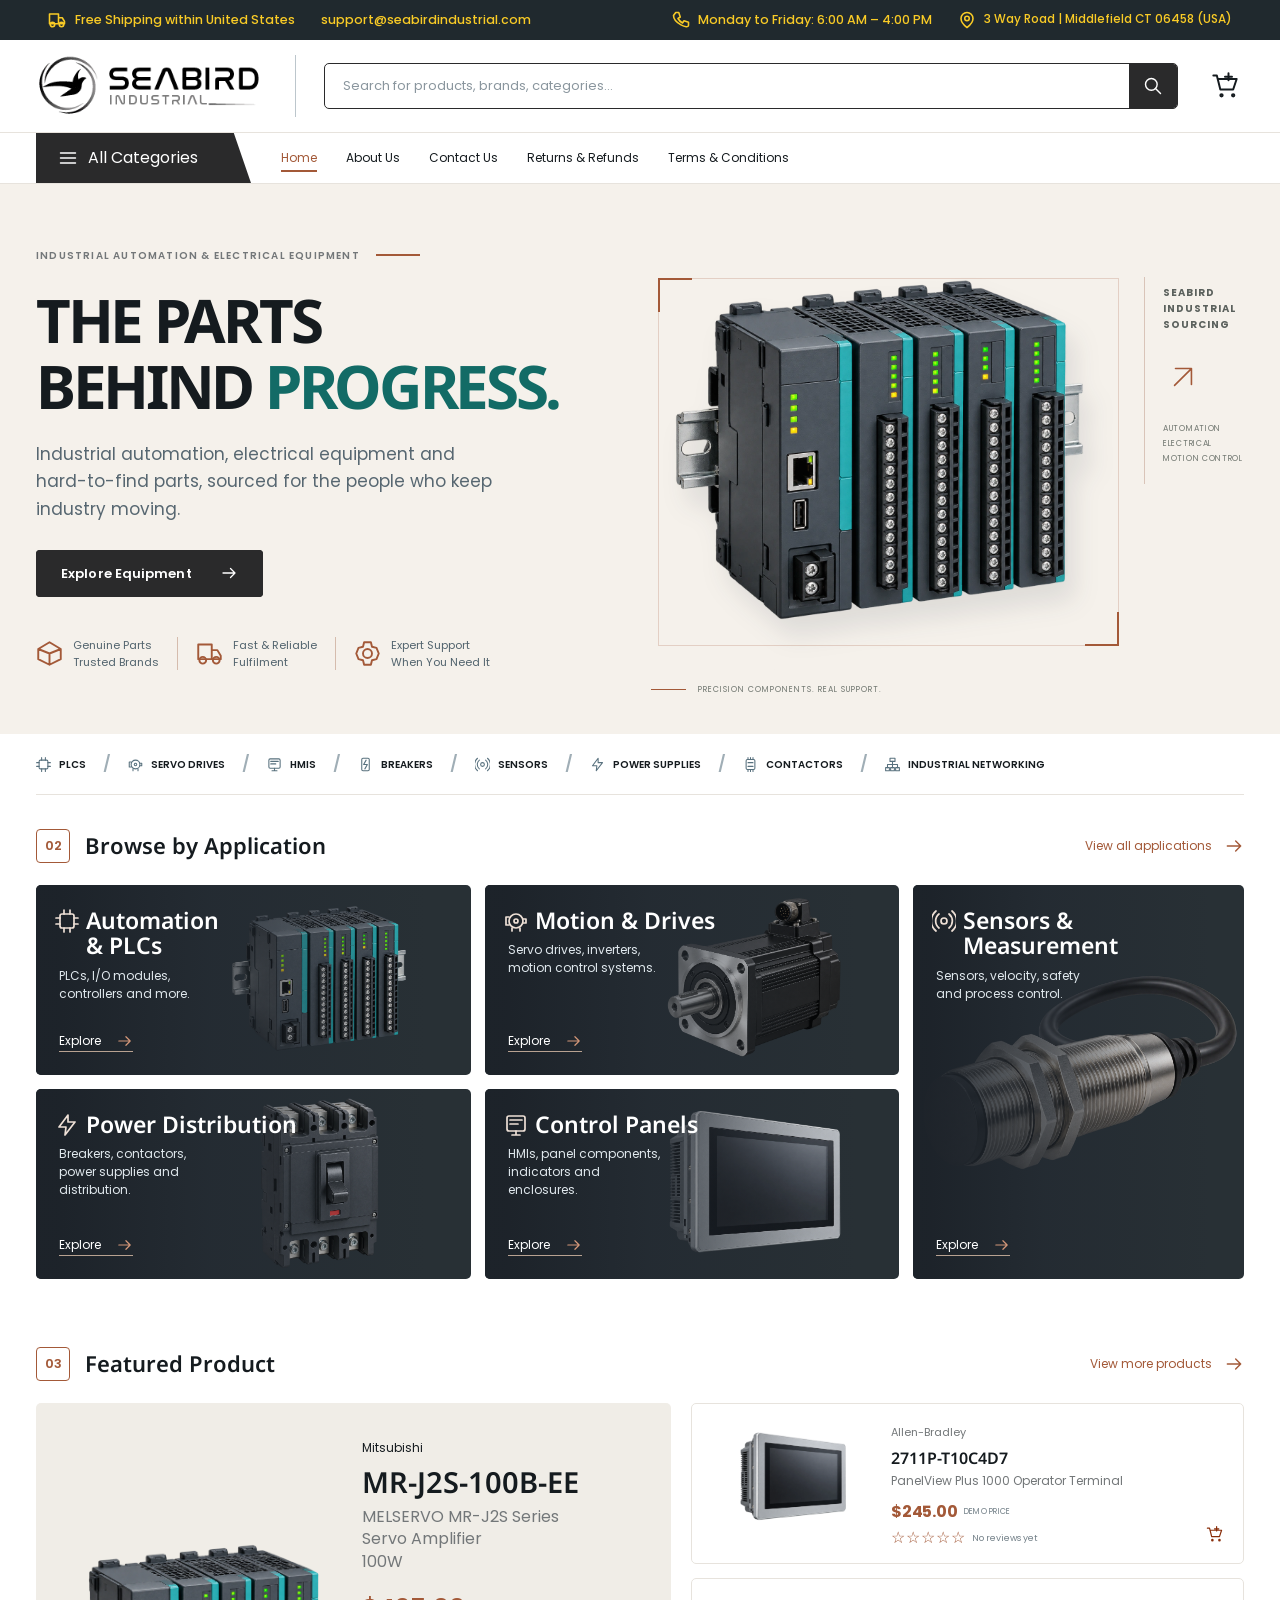
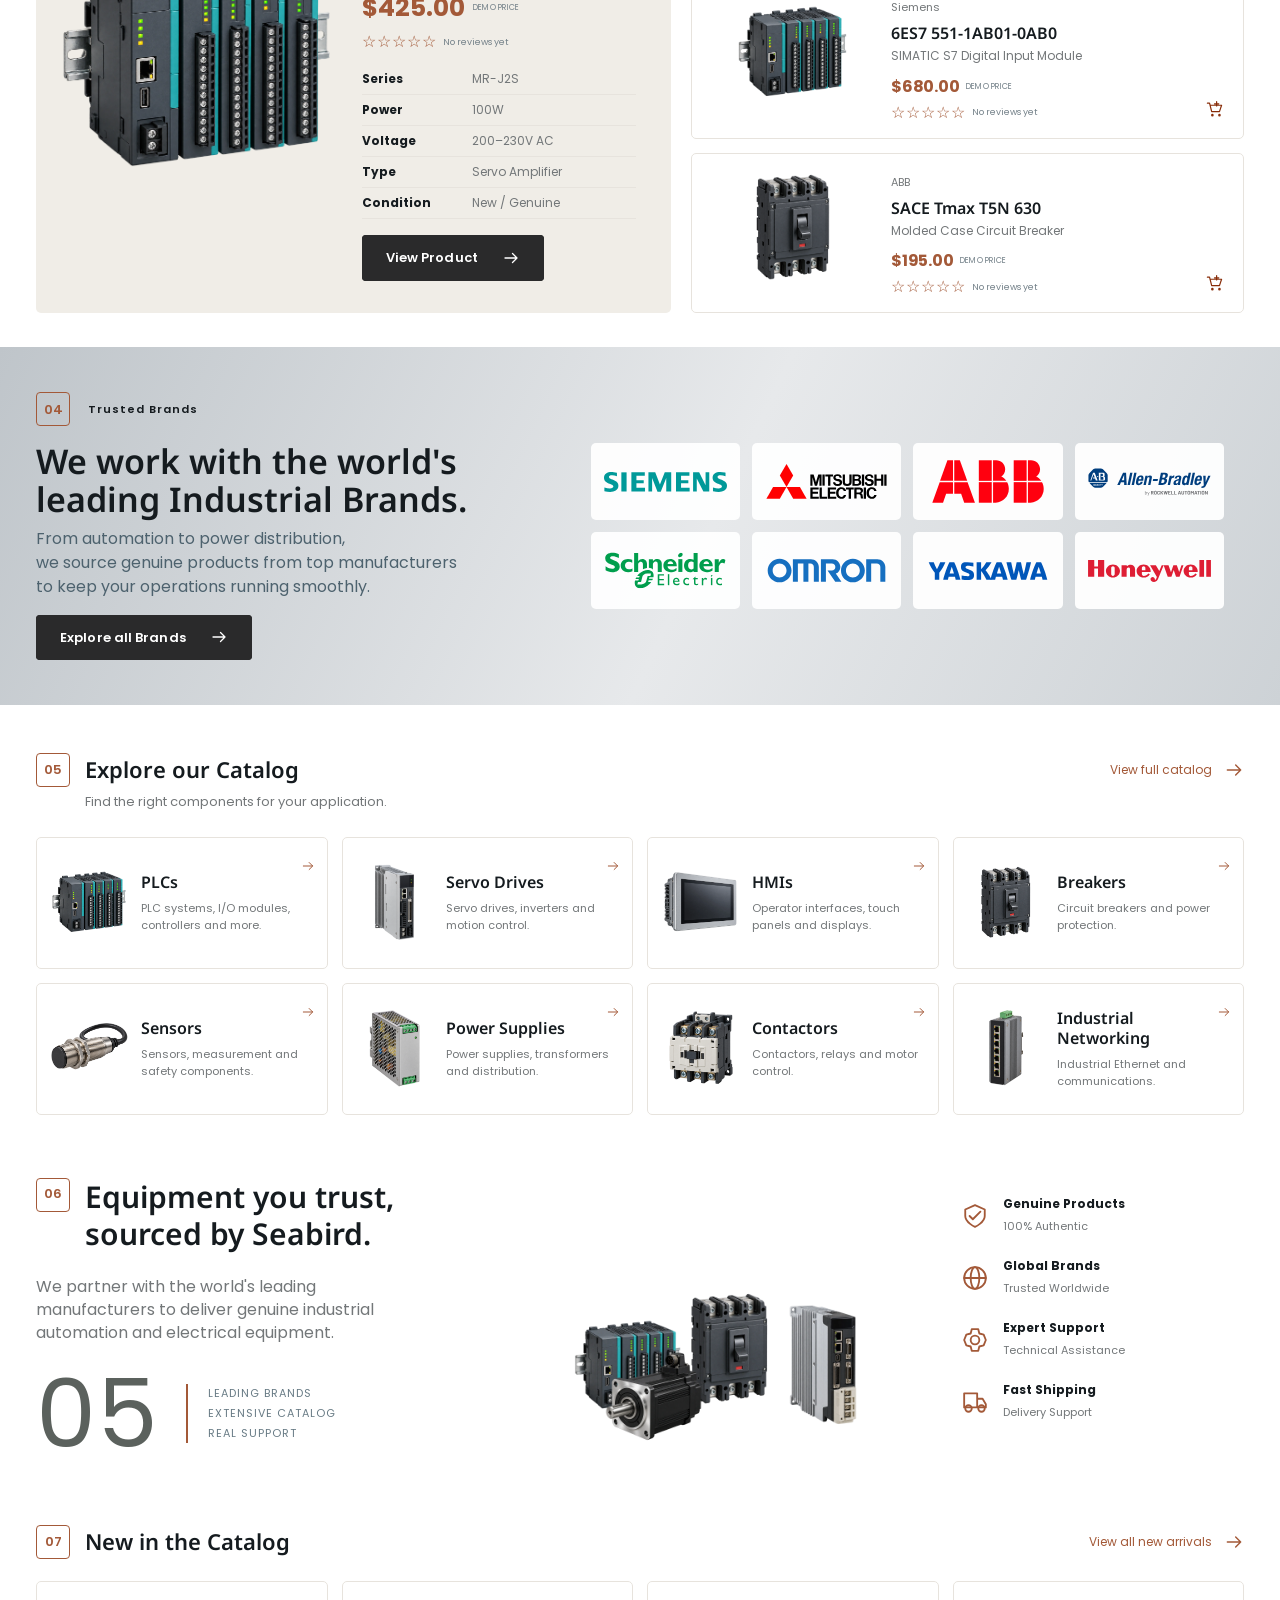
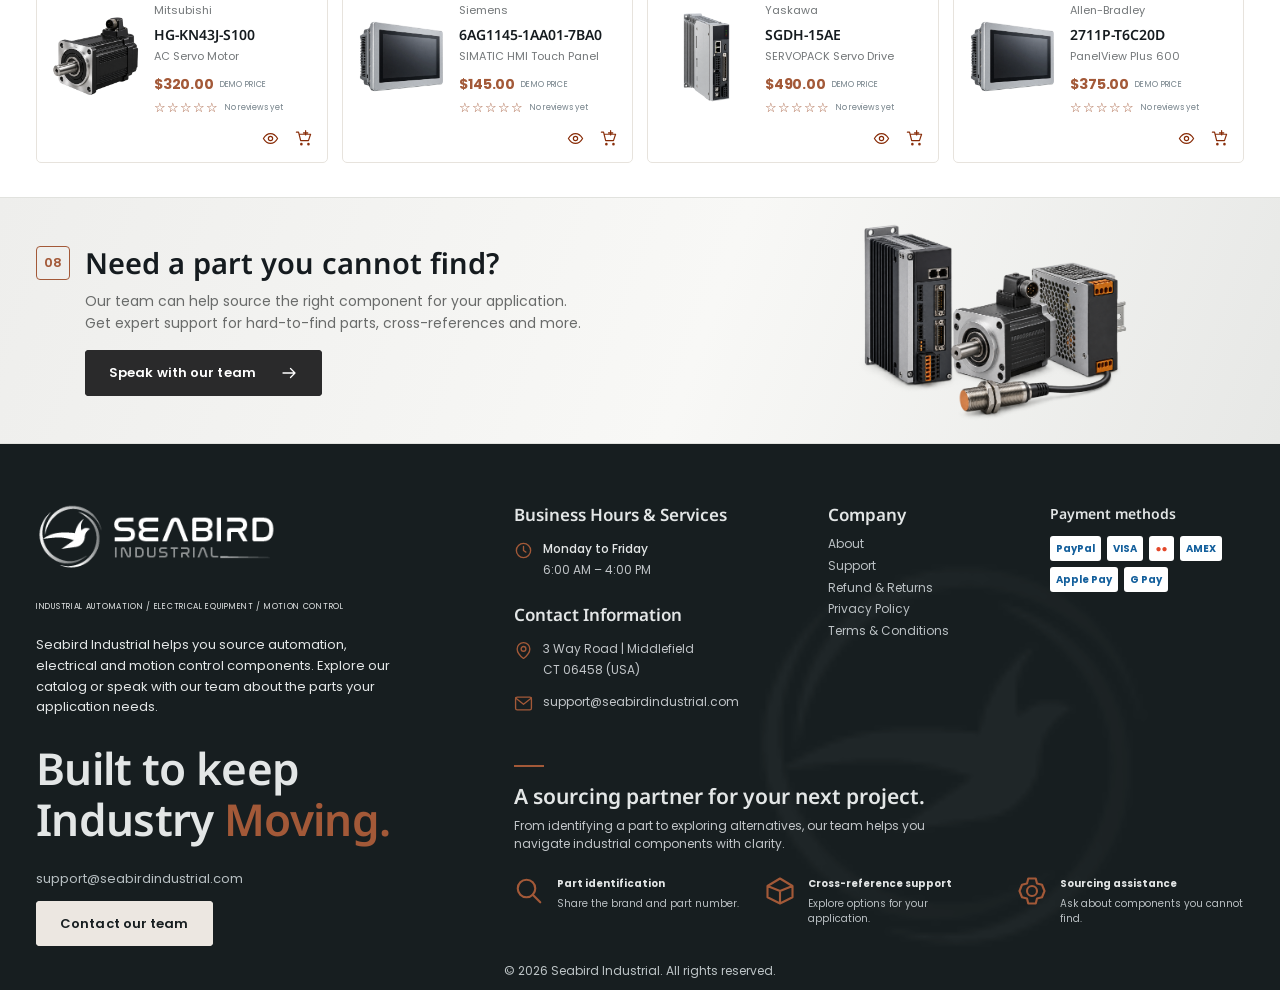
<file: index.html>
<!DOCTYPE html>

<html lang="en">

<head>
    <meta charset="utf-8" />
    <meta content="width=device-width,initial-scale=1" name="viewport" />
    <meta
        content="Explore industrial automation, electrical equipment and motion control components with Seabird Industrial."
        name="description" />
    <title>Seabird Industrial | Industrial Components</title>
    <link href="vendor/bootstrap.min.css" rel="stylesheet" />
    <link href="https://fonts.googleapis.com" rel="preconnect" />
    <link crossorigin="" href="https://fonts.gstatic.com" rel="preconnect" />
    <link href="css/style.css?v=24" rel="stylesheet" />
</head>

<body>
    <div class="announcement">
        <div class="container-fluid site-container"><span><svg aria-hidden="true" viewBox="0 0 24 24">
                    <path d="M2 4h12v13H2Zm12 5h5l3 5v3h-8"></path>
                    <circle cx="6" cy="18" r="3"></circle>
                    <circle cx="18" cy="18" r="3"></circle>
                </svg> Free Shipping within United States</span><a
                href="mailto:support@seabirdindustrial.com">support@seabirdindustrial.com</a><span
                class="top-support top-hours"><svg aria-hidden="true" viewBox="0 0 24 24">
                    <path d="M5 2h4l2 6-3 2a15 15 0 0 0 6 6l2-3 6 2v4c0 6-20-3-20-13Z"></path>
                </svg><span>Monday to Friday: 6:00 AM – 4:00 PM</span></span><a class="top-address"
                href="https://www.google.com/maps/search/?api=1&amp;query=3+Way+Road+Middlefield+CT+06458+USA"
                rel="noopener noreferrer" target="_blank"><svg aria-hidden="true" viewBox="0 0 24 24">
                    <path d="M20 10c0 6-8 12-8 12S4 16 4 10a8 8 0 1 1 16 0Z"></path>
                    <circle cx="12" cy="10" r="3"></circle>
                </svg><span style="font-size: 11.8px;">3 Way Road | Middlefield CT 06458 (USA)</span></a></div>
    </div>
    <header>
        <div class="site-container header-main"><a aria-label="Seabird Industrial home" class="logo"
                href="https://seabirdindustrial.com/"><img alt="Seabird Industrial" src="assets/finalLogo.png" /></a>
            <form action="https://seabirdindustrial.com/" id="search-form" method="get" role="search"><label
                    class="visually-hidden" for="search">Search

                    products</label><input autocomplete="off" id="search" maxlength="120" name="s"
                    placeholder="Search for products, brands, categories…" type="search" /><button
                    aria-label="Search"><svg aria-hidden="true" viewBox="0 0 24 24">
                        <circle cx="10" cy="10" r="7"></circle>
                        <path d="m15 15 6 6"></path>
                    </svg></button>
                <input name="post_type" type="hidden" value="product" />
            </form><a aria-label="Open cart on Seabird Industrial" class="icon-btn"
                href="https://seabirdindustrial.com/cart/" id="cart-toggle"><svg aria-hidden="true" viewBox="0 0 24 24">
                    <circle cx="9" cy="20" r="1"></circle>
                    <circle cx="19" cy="20" r="1"></circle>
                    <path d="M2 3h3l3 12h11l3-9H6M15 1v6m-3-3h6"></path>
                </svg></a><button aria-controls="mobile-pages-menu" aria-expanded="false"
                aria-label="Open navigation menu" class="icon-btn mobile-toggle" type="button"><svg aria-hidden="true"
                    viewBox="0 0 24 24">
                    <path d="M3 6h18M3 12h18M3 18h18"></path>
                </svg></button>
        </div>
        <nav aria-label="Main navigation" class="main-nav">
            <div class="site-container nav-inner">
                <div class="categories-dropdown">
                    <button aria-controls="seabird-category-menu" aria-expanded="false" id="categories-toggle"
                        type="button">
                        <svg aria-hidden="true" viewBox="0 0 24 24">
                            <path d="M3 6h18M3 12h18M3 18h18"></path>
                        </svg>
                        All Categories
                    </button>
                    <!-- Reusable category icons -->
                    <svg aria-hidden="true" height="0" style="position:absolute;overflow:hidden;pointer-events:none"
                        width="0">
                        <defs>
                            <symbol id="sb-chip" viewBox="0 0 24 24">
                                <rect height="14" rx="2" width="14" x="5" y="5"></rect>
                                <path d="M9 1v4m6-4v4M9 19v4m6-4v4M1 9h4m-4 6h4m14-6h4m-4 6h4"></path>
                                <path d="M9 9h6v6H9z"></path>
                            </symbol>
                            <symbol id="sb-power" viewBox="0 0 24 24">
                                <path d="m13 2-8 12h6l-1 8 9-13h-7l1-7Z"></path>
                            </symbol>
                            <symbol id="sb-motor" viewBox="0 0 24 24">
                                <rect height="12" rx="2" width="14" x="4" y="6"></rect>
                                <path d="M18 10h4v4h-4M1 9h3m-3 6h3M7 3v3m8-3v3M7 18v3m8-3v3M8 9v6m4-6v6"></path>
                            </symbol>
                            <symbol id="sb-panel" viewBox="0 0 24 24">
                                <rect height="20" rx="2" width="16" x="4" y="2"></rect>
                                <path d="M8 6h8v5H8zM8 15h2m4 0h2M8 18h2m4 0h2"></path>
                            </symbol>
                            <symbol id="sb-lab" viewBox="0 0 24 24">
                                <path d="M9 2h6M10 2v7l-6 10a2 2 0 0 0 2 3h12a2 2 0 0 0 2-3L14 9V2M7 15h10"></path>
                                <path d="M10 18h.01M14 17h.01"></path>
                            </symbol>
                            <symbol id="sb-sensor" viewBox="0 0 24 24">
                                <circle cx="12" cy="12" r="3"></circle>
                                <path
                                    d="M7 7a7 7 0 0 0 0 10M17 7a7 7 0 0 1 0 10M4 4a11 11 0 0 0 0 16M20 4a11 11 0 0 1 0 16">
                                </path>
                            </symbol>
                            <symbol id="sb-box" viewBox="0 0 24 24">
                                <path d="m12 2 10 5v10l-10 5-10-5V7l10-5ZM2 7l10 5 10-5M12 12v10M7 4.5l10 5"></path>
                            </symbol>
                            <symbol id="sb-monitor" viewBox="0 0 24 24">
                                <rect height="14" rx="2" width="20" x="2" y="3"></rect>
                                <path d="M8 21h8m-4-4v4M5 10h3l2-4 4 8 2-4h3"></path>
                            </symbol>
                        </defs>
                    </svg>
                    <div class="category-menu sb-category-menu" id="seabird-category-menu">
                        <!-- Direct category links -->
                        <a href="https://seabirdindustrial.com/product-category/industrial-automation-motion-control/">
                            <svg aria-hidden="true">
                                <use href="#sb-chip"></use>
                            </svg>
                            <span>Industrial Automation &amp; Motion Control</span>
                        </a>
                        <a href="https://seabirdindustrial.com/product-category/electrical-equipment-supplies/">
                            <svg aria-hidden="true">
                                <use href="#sb-power"></use>
                            </svg>
                            <span>Electrical Equipment &amp; Supplies</span>
                        </a>
                        <a
                            href="https://seabirdindustrial.com/product-category/advance-control-other-automation-equipment/">
                            <svg aria-hidden="true">
                                <use href="#sb-chip"></use>
                            </svg>
                            <span>Advanced Control &amp; Other Automation Equipment</span>
                        </a>
                        <a href="https://seabirdindustrial.com/product-category/automation-drives-starters/">
                            <svg aria-hidden="true">
                                <use href="#sb-motor"></use>
                            </svg>
                            <span>Automation Drives &amp; Starters</span>
                        </a>
                        <a href="https://seabirdindustrial.com/product-category/business-industrial/">
                            <svg aria-hidden="true">
                                <use href="#sb-box"></use>
                            </svg>
                            <span>Business &amp; Industrial</span>
                        </a>
                        <a href="https://seabirdindustrial.com/product-category/centrifuges/">
                            <svg aria-hidden="true">
                                <use href="#sb-lab"></use>
                            </svg>
                            <span>Centrifuges</span>
                        </a>
                        <a href="https://seabirdindustrial.com/product-category/ciruit-breakers-disconnectors/">
                            <svg aria-hidden="true">
                                <use href="#sb-power"></use>
                            </svg>
                            <span>Circuit Breakers &amp; Disconnectors</span>
                        </a>
                        <a href="https://seabirdindustrial.com/product-category/componenets-and-semiconductors/">
                            <svg aria-hidden="true">
                                <use href="#sb-chip"></use>
                            </svg>
                            <span>Components &amp; Semiconductors</span>
                        </a>
                        <a href="https://seabirdindustrial.com/product-category/electric-motors/">
                            <svg aria-hidden="true">
                                <use href="#sb-motor"></use>
                            </svg>
                            <span>Electric Motors</span>
                        </a>
                        <a href="https://seabirdindustrial.com/product-category/electrical-contractors/">
                            <svg aria-hidden="true">
                                <use href="#sb-power"></use>
                            </svg>
                            <span>Electrical Contractors</span>
                        </a>
                        <a
                            href="https://seabirdindustrial.com/product-category/electrical-panel-and-distribution-board/">
                            <svg aria-hidden="true">
                                <use href="#sb-panel"></use>
                            </svg>
                            <span>Electrical Panels &amp; Distribution Boards</span>
                        </a>
                        <a href="https://seabirdindustrial.com/product-category/general-purpose-ac-drives/">
                            <svg aria-hidden="true">
                                <use href="#sb-motor"></use>
                            </svg>
                            <span>General Purpose AC Drives</span>
                        </a>
                        <a href="https://seabirdindustrial.com/product-category/general-purpose-motors/">
                            <svg aria-hidden="true">
                                <use href="#sb-motor"></use>
                            </svg>
                            <span>General Purpose Motors</span>
                        </a>
                        <a href="https://seabirdindustrial.com/product-category/hmi-open-interface/">
                            <svg aria-hidden="true">
                                <use href="#sb-monitor"></use>
                            </svg>
                            <span>HMI Open Interface</span>
                        </a>
                        <a href="https://seabirdindustrial.com/product-category/industrial-switches/">
                            <svg aria-hidden="true">
                                <use href="#sb-panel"></use>
                            </svg>
                            <span>Industrial Switches</span>
                        </a>
                        <a href="https://seabirdindustrial.com/product-category/industrial-transformers/">
                            <svg aria-hidden="true">
                                <use href="#sb-power"></use>
                            </svg>
                            <span>Industrial Transformers</span>
                        </a>
                        <a href="https://seabirdindustrial.com/product-category/lab-equipment/">
                            <svg aria-hidden="true">
                                <use href="#sb-lab"></use>
                            </svg>
                            <span>Lab Equipment</span>
                        </a>
                        <a href="https://seabirdindustrial.com/product-category/patient-monitors/">
                            <svg aria-hidden="true">
                                <use href="#sb-monitor"></use>
                            </svg>
                            <span>Patient Monitors</span>
                        </a>
                        <a href="https://seabirdindustrial.com/product-category/plcs-and-hmis/">
                            <svg aria-hidden="true">
                                <use href="#sb-chip"></use>
                            </svg>
                            <span>PLCs &amp; HMIs</span>
                        </a>
                        <a href="https://seabirdindustrial.com/product-category/power-supplies/">
                            <svg aria-hidden="true">
                                <use href="#sb-power"></use>
                            </svg>
                            <span>Power Supplies</span>
                        </a>
                        <a href="https://seabirdindustrial.com/product-category/sensors/">
                            <svg aria-hidden="true">
                                <use href="#sb-sensor"></use>
                            </svg>
                            <span>Sensors</span>
                        </a>
                        <a href="https://seabirdindustrial.com/product-category/servo-motor-drives/">
                            <svg aria-hidden="true">
                                <use href="#sb-motor"></use>
                            </svg>
                            <span>Servo Motor Drives</span>
                        </a>
                        <a href="https://seabirdindustrial.com/product-category/variable-frequency-drives/">
                            <svg aria-hidden="true">
                                <use href="#sb-power"></use>
                            </svg>
                            <span>Variable Frequency Drives</span>
                        </a>
                        <a href="https://seabirdindustrial.com/product-category/rotary-and-linear-motion/">
                            <svg aria-hidden="true">
                                <use href="#sb-motor"></use>
                            </svg>
                            <span>Rotary &amp; Linear Motion</span>
                        </a>
                        <a href="https://seabirdindustrial.com/product-category/relays/">
                            <svg aria-hidden="true">
                                <use href="#sb-panel"></use>
                            </svg>
                            <span>Relays</span>
                        </a>
                    </div>
                </div>
                <div class="nav-links"><a class="active" href="#">Home</a><a
                        href="https://seabirdindustrial.com/about-us/">About Us</a><a
                        href="https://seabirdindustrial.com/contact-us/">Contact Us</a><a
                        href="https://seabirdindustrial.com/refund_returns/">Returns &amp; Refunds</a><a
                        href="https://seabirdindustrial.com/terms-conditions/">Terms &amp;

                        Conditions</a></div>
            </div>
        </nav>
    </header>
    <main id="home">
        <section class="hero sb-hero">
            <div class="site-container hero-inner">
                <div class="hero-copy">
                    <p class="eyebrow">
                        INDUSTRIAL AUTOMATION &amp; ELECTRICAL EQUIPMENT
                        <span></span>
                    </p>
                    <h1>THE PARTS <br />BEHIND <em class="hero-progress">PROGRESS.</em></h1>
                    <p class="hero-description">
                        Industrial automation, electrical equipment and hard-to-find parts,
                        sourced for the people who keep industry moving.
                    </p>
                    <a class="brand-btn"
                        href="https://seabirdindustrial.com/product-category/industrial-automation-motion-control/">
                        Explore Equipment
                        <svg aria-hidden="true" viewBox="0 0 24 24">
                            <path d="M4 12h16m-6-6 6 6-6 6"></path>
                        </svg>
                    </a>
                    <div class="hero-benefits">
                        <span>
                            <svg aria-hidden="true" viewBox="0 0 24 24">
                                <path d="m12 2 10 6v9l-10 5-10-5V8l10-6Zm0 10v10M2 8l10 4 10-4"></path>
                            </svg>
                            <small>Genuine Parts<br />Trusted Brands</small>
                        </span>
                        <span>
                            <svg aria-hidden="true" viewBox="0 0 24 24">
                                <path d="M2 4h12v13H2Zm12 5h5l3 5v3h-8"></path>
                                <circle cx="6" cy="18" r="3"></circle>
                                <circle cx="18" cy="18" r="3"></circle>
                            </svg>
                            <small>Fast &amp; Reliable<br />Fulfilment</small>
                        </span>
                        <span>
                            <svg aria-hidden="true" viewBox="0 0 24 24">
                                <path d="m9 2-1 4-4 1-2 5 2 5 4 1 1 4h6l1-4 4-1 2-5-2-5-4-1-1-4Z"></path>
                                <circle cx="12" cy="12" r="4"></circle>
                            </svg>
                            <small>Expert Support<br />When You Need It</small>
                        </span>
                    </div>
                </div>
                <div class="sb-hero-visual">
                    <div aria-hidden="true" class="sb-hero-outline"></div>
                    <img alt="Industrial servo amplifier" class="hero-equipment" decoding="async" fetchpriority="high"
                        height="1254" src="assets/automation.webp" width="1254" />
                    <aside aria-label="Industrial sourcing" class="sb-hero-note">
                        <p>SEABIRD<br />INDUSTRIAL<br />SOURCING</p>
                        <a aria-label="Explore industrial components" href="https://seabirdindustrial.com/shop/">
                            <svg aria-hidden="true" viewBox="0 0 32 32">
                                <path d="M7 25 25 7M8 7h17v17"></path>
                            </svg>
                        </a>
                        <small>
                            AUTOMATION<br />
                            ELECTRICAL<br />
                            MOTION CONTROL
                        </small>
                    </aside>
                    <div aria-hidden="true" class="sb-hero-caption">
                        <span></span>
                        PRECISION COMPONENTS. REAL SUPPORT.
                    </div>
                </div>
            </div>
        </section>
        <div class="category-strip site-container"><a
                href="https://seabirdindustrial.com/product-category/plcs-and-hmis/"><svg aria-hidden="true"
                    viewBox="0 0 24 24">
                    <rect height="14" rx="2" width="14" x="5" y="5"></rect>
                    <path d="M9 1v4m6-4v4M9 19v4m6-4v4M1 9h4m-4 6h4m14-6h4m-4 6h4"></path>
                </svg><span>PLCs</span></a><span aria-hidden="true" class="strip-slash">/</span><a
                href="https://seabirdindustrial.com/product-category/servo-motor-drives/"><svg aria-hidden="true"
                    viewBox="0 0 24 24">
                    <circle cx="12" cy="12" r="7"></circle>
                    <circle cx="12" cy="12" r="2"></circle>
                    <path d="M5 8H2v8h3m14-6h3v4h-3M8 19v3m8-3v3"></path>
                </svg><span>Servo Drives</span></a><span aria-hidden="true" class="strip-slash">/</span><a
                href="https://seabirdindustrial.com/product-category/hmi-open-interface/"><svg aria-hidden="true"
                    viewBox="0 0 24 24">
                    <rect height="15" rx="2" width="18" x="3" y="3"></rect>
                    <path d="M8 22h8m-4-4v4M6 7h12M6 11h8"></path>
                </svg><span>HMIs</span></a><span aria-hidden="true" class="strip-slash">/</span><a
                href="https://seabirdindustrial.com/product-category/ciruit-breakers-disconnectors/"><svg
                    aria-hidden="true" viewBox="0 0 24 24">
                    <rect height="20" rx="2" width="12" x="6" y="2"></rect>
                    <path d="m13 5-4 7h6l-4 7"></path>
                </svg><span>Breakers</span></a><span aria-hidden="true" class="strip-slash">/</span><a
                href="https://seabirdindustrial.com/product-category/sensors/"><svg aria-hidden="true"
                    viewBox="0 0 24 24">
                    <circle cx="12" cy="12" r="3"></circle>
                    <path d="M7 5a9 9 0 0 0 0 14M17 5a9 9 0 0 1 0 14M4 2a13 13 0 0 0 0 20M20 2a13 13 0 0 1 0 20"></path>
                </svg><span>Sensors</span></a><span aria-hidden="true" class="strip-slash">/</span><a
                href="https://seabirdindustrial.com/product-category/power-supplies/"><svg aria-hidden="true"
                    viewBox="0 0 24 24">
                    <path d="m13 2-9 12h7l-1 8 10-13h-7Z"></path>
                </svg><span>Power Supplies</span></a><span aria-hidden="true" class="strip-slash">/</span><a
                href="https://seabirdindustrial.com/product-category/electrical-contractors/"><svg aria-hidden="true"
                    viewBox="0 0 24 24">
                    <rect height="16" rx="2" width="14" x="5" y="4"></rect>
                    <path d="M8 1v3m4-3v3m4-3v3M8 20v3m4-3v3m4-3v3M8 9h8m-8 6h8"></path>
                </svg><span>Contactors</span></a><span aria-hidden="true" class="strip-slash">/</span><a
                href="https://seabirdindustrial.com/product-category/industrial-switches/"><svg aria-hidden="true"
                    viewBox="0 0 24 24">
                    <rect height="5" width="8" x="8" y="2"></rect>
                    <rect height="5" width="6" x="1" y="17"></rect>
                    <rect height="5" width="6" x="9" y="17"></rect>
                    <rect height="5" width="6" x="17" y="17"></rect>
                    <path d="M12 7v10M4 17v-5h16v5"></path>
                </svg><span>Industrial Networking</span></a></div>
        <section class="site-container content-section" id="applications">
            <div class="section-heading">
                <h2><span class="number">02</span>Browse by Application</h2><a
                    href="https://seabirdindustrial.com/shop/">View all applications

                    <svg aria-hidden="true" viewBox="0 0 24 24">
                        <path d="M4 12h16m-6-6 6 6-6 6"></path>
                    </svg></a>
            </div>
            <div class="application-grid"><a class="application app-0"
                    href="https://seabirdindustrial.com/product-category/plcs-and-hmis/"><img alt="PLCs equipment"
                        loading="lazy" src="assets/automation.webp" />
                    <div><svg aria-hidden="true" viewBox="0 0 24 24">
                            <rect height="14" rx="2" width="14" x="5" y="5"></rect>
                            <path d="M9 1v4m6-4v4M9 19v4m6-4v4M1 9h4m-4 6h4m14-6h4m-4 6h4"></path>
                        </svg>
                        <h3>Automation<br />&amp; PLCs</h3>
                        <p>PLCs, I/O modules, controllers and more.</p><span>Explore <svg aria-hidden="true"
                                viewBox="0 0 24 24">
                                <path d="M4 12h16m-6-6 6 6-6 6"></path>
                            </svg></span>
                    </div>
                </a><a class="application app-1"
                    href="https://seabirdindustrial.com/product-category/servo-motor-drives/"><img
                        alt="Servo Drives equipment" loading="lazy" src="assets/motion.webp" />
                    <div><svg aria-hidden="true" viewBox="0 0 24 24">
                            <circle cx="12" cy="12" r="7"></circle>
                            <circle cx="12" cy="12" r="2"></circle>
                            <path d="M5 8H2v8h3m14-6h3v4h-3M8 19v3m8-3v3"></path>
                        </svg>
                        <h3>Motion &amp; Drives</h3>
                        <p>Servo drives, inverters, motion control systems.</p><span>Explore <svg aria-hidden="true"
                                viewBox="0 0 24 24">
                                <path d="M4 12h16m-6-6 6 6-6 6"></path>
                            </svg></span>
                    </div>
                </a><a class="application app-2"
                    href="https://seabirdindustrial.com/product-category/ciruit-breakers-disconnectors/"><img
                        alt="Breakers equipment" loading="lazy" src="assets/power.webp" />
                    <div><svg aria-hidden="true" viewBox="0 0 24 24">
                            <path d="m13 2-9 12h7l-1 8 10-13h-7Z"></path>
                        </svg>
                        <h3>Power Distribution</h3>
                        <p>Breakers, contactors, power supplies and distribution.</p><span>Explore <svg
                                aria-hidden="true" viewBox="0 0 24 24">
                                <path d="M4 12h16m-6-6 6 6-6 6"></path>
                            </svg></span>
                    </div>
                </a><a class="application app-3"
                    href="https://seabirdindustrial.com/product-category/hmi-open-interface/"><img alt="HMIs equipment"
                        loading="lazy" src="assets/panel.webp" />
                    <div><svg aria-hidden="true" viewBox="0 0 24 24">
                            <rect height="15" rx="2" width="18" x="3" y="3"></rect>
                            <path d="M8 22h8m-4-4v4M6 7h12M6 11h8"></path>
                        </svg>
                        <h3>Control Panels</h3>
                        <p>HMIs, panel components, indicators and enclosures.</p><span>Explore <svg aria-hidden="true"
                                viewBox="0 0 24 24">
                                <path d="M4 12h16m-6-6 6 6-6 6"></path>
                            </svg></span>
                    </div>
                </a><a class="application app-4" href="https://seabirdindustrial.com/product-category/sensors/"><img
                        alt="Sensors equipment" loading="lazy" src="assets/sensor.webp" />
                    <div><svg aria-hidden="true" viewBox="0 0 24 24">
                            <circle cx="12" cy="12" r="3"></circle>
                            <path
                                d="M7 5a9 9 0 0 0 0 14M17 5a9 9 0 0 1 0 14M4 2a13 13 0 0 0 0 20M20 2a13 13 0 0 1 0 20">
                            </path>
                        </svg>
                        <h3>Sensors &amp;<br /> Measurement</h3>
                        <p>Sensors, velocity, safety and process control.</p><span>Explore <svg aria-hidden="true"
                                viewBox="0 0 24 24">
                                <path d="M4 12h16m-6-6 6 6-6 6"></path>
                            </svg></span>
                    </div>
                </a></div>
        </section>
        <section class="site-container content-section" id="featured">
            <div class="section-heading">
                <h2><span class="number">03</span>Featured Product</h2><a
                    href="https://seabirdindustrial.com/shop/">View more products <svg aria-hidden="true"
                        viewBox="0 0 24 24">
                        <path d="M4 12h16m-6-6 6 6-6 6"></path>
                    </svg></a>
            </div>
            <div class="featured-layout">
                <article class="main-product"><a aria-label="Find MR-J2S-100B-EE on Seabird Industrial"
                        class="product-image-link"
                        href="https://seabirdindustrial.com/?s=MR-J2S-100B-EE&amp;post_type=product"><img
                            alt="Mitsubishi MR-J2S-100B-EE servo amplifier" src="assets/automation.webp" /></a>
                    <div><small>Mitsubishi</small>
                        <h3><a class="product-name"
                                href="https://seabirdindustrial.com/?s=MR-J2S-100B-EE&amp;post_type=product">MR-J2S-100B-EE</a>
                        </h3>
                        <p>MELSERVO MR-J2S Series<br />Servo Amplifier<br />100W</p>
                        <div class="main-product-meta"><strong>$425.00</strong><small>Demo price</small><span
                                class="review-state"><span aria-hidden="true">☆☆☆☆☆</span> No reviews yet</span></div>
                        <dl>
                            <dt>Series</dt>
                            <dd>MR-J2S</dd>
                            <dt>Power</dt>
                            <dd>100W</dd>
                            <dt>Voltage</dt>
                            <dd>200–230V AC</dd>
                            <dt>Type</dt>
                            <dd>Servo Amplifier</dd>
                            <dt>Condition</dt>
                            <dd>New / Genuine</dd>
                        </dl><a class="brand-btn" href="product.html/?s=MR-J2S-100B-EE&amp;post_type=product">View
                            Product
                            <svg aria-hidden="true" viewBox="0 0 24 24">
                                <path d="M4 12h16m-6-6 6 6-6 6"></path>
                            </svg></a>
                    </div>
                </article>
                <div class="featured-small">
                    <article class="product-card"><a aria-label="Find 2711P-T10C4D7 on Seabird Industrial"
                            class="product-image-link"
                            href="https://seabirdindustrial.com/?s=2711P-T10C4D7&amp;post_type=product"><img
                                alt="2711P-T10C4D7" loading="lazy" src="assets/hmi.webp" /></a>
                        <div><small>Allen-Bradley</small>
                            <h3><a class="product-name"
                                    href="https://seabirdindustrial.com/?s=2711P-T10C4D7&amp;post_type=product">2711P-T10C4D7</a>
                            </h3>
                            <p>PanelView Plus 1000 Operator Terminal</p>
                            <div class="product-meta"><strong>$245.00</strong><small class="demo-price">Demo

                                    price</small><span class="review-state"><span aria-hidden="true">☆☆☆☆☆</span> No

                                    reviews yet</span></div>
                        </div>
                        <div class="product-actions"><a aria-label="Find 2711P-T10C4D7 on Seabird Industrial"
                                class="icon-btn"
                                href="https://seabirdindustrial.com/?s=2711P-T10C4D7&amp;post_type=product"
                                title="View 2711P-T10C4D7 on the live store"><svg aria-hidden="true"
                                    viewBox="0 0 24 24">
                                    <circle cx="9" cy="20" r="1"></circle>
                                    <circle cx="19" cy="20" r="1"></circle>
                                    <path d="M2 3h3l3 12h11l3-9H6M15 1v6m-3-3h6"></path>
                                </svg></a></div>
                    </article>
                    <article class="product-card"><a aria-label="Find 6ES7 551-1AB01-0AB0 on Seabird Industrial"
                            class="product-image-link"
                            href="https://seabirdindustrial.com/?s=6ES7+551-1AB01-0AB0&amp;post_type=product"><img
                                alt="6ES7 551-1AB01-0AB0" loading="lazy" src="assets/plc.webp" /></a>
                        <div><small>Siemens</small>
                            <h3><a class="product-name"
                                    href="https://seabirdindustrial.com/?s=6ES7+551-1AB01-0AB0&amp;post_type=product">6ES7
                                    551-1AB01-0AB0</a>
                            </h3>
                            <p>SIMATIC S7 Digital Input Module</p>
                            <div class="product-meta"><strong>$680.00</strong><small class="demo-price">Demo

                                    price</small><span class="review-state"><span aria-hidden="true">☆☆☆☆☆</span> No

                                    reviews yet</span></div>
                        </div>
                        <div class="product-actions"><a aria-label="Find 6ES7 551-1AB01-0AB0 on Seabird Industrial"
                                class="icon-btn"
                                href="https://seabirdindustrial.com/?s=6ES7+551-1AB01-0AB0&amp;post_type=product"
                                title="View 6ES7 551-1AB01-0AB0 on the live store"><svg aria-hidden="true"
                                    viewBox="0 0 24 24">
                                    <circle cx="9" cy="20" r="1"></circle>
                                    <circle cx="19" cy="20" r="1"></circle>
                                    <path d="M2 3h3l3 12h11l3-9H6M15 1v6m-3-3h6"></path>
                                </svg></a></div>
                    </article>
                    <article class="product-card"><a aria-label="Find SACE Tmax T5N
                                    630 on Seabird Industrial" class="product-image-link"
                            href="https://seabirdindustrial.com/?s=SACE+Tmax+T5N+630&amp;post_type=product"><img
                                alt="SACE Tmax T5N 630" loading="lazy" src="assets/breaker.webp" /></a>
                        <div><small>ABB</small>
                            <h3><a class="product-name"
                                    href="https://seabirdindustrial.com/?s=SACE+Tmax+T5N+630&amp;post_type=product">SACE
                                    Tmax T5N
                                    630</a></h3>
                            <p>Molded Case Circuit Breaker</p>
                            <div class="product-meta"><strong>$195.00</strong><small class="demo-price">Demo

                                    price</small><span class="review-state"><span aria-hidden="true">☆☆☆☆☆</span> No

                                    reviews yet</span></div>
                        </div>
                        <div class="product-actions"><a aria-label="Find SACE Tmax T5N 630 on Seabird Industrial"
                                class="icon-btn"
                                href="https://seabirdindustrial.com/?s=SACE+Tmax+T5N+630&amp;post_type=product"
                                title="View SACE Tmax T5N 630 on the live store"><svg aria-hidden="true"
                                    viewBox="0 0 24 24">
                                    <circle cx="9" cy="20" r="1"></circle>
                                    <circle cx="19" cy="20" r="1"></circle>
                                    <path d="M2 3h3l3 12h11l3-9H6M15 1v6m-3-3h6"></path>
                                </svg></a></div>
                    </article>
                </div>
            </div>
        </section>
        <section class="brands" id="brands">
            <div class="site-container brands-inner">
                <div>
                    <p class="eyebrow"><span class="number">04</span> Trusted Brands</p>
                    <h2>We work with the world's<br />leading Industrial Brands.</h2>
                    <p>From automation to power distribution,<br />we source genuine products from top
                        manufacturers<br />to

                        keep your operations running smoothly.</p><a class="brand-btn" href="#brands">Explore all

                        Brands <svg aria-hidden="true" viewBox="0 0 24 24">
                            <path d="M4 12h16m-6-6 6 6-6 6"></path>
                        </svg></a>
                </div>
                <div class="brand-grid"><a aria-label="Browse SIEMENS"
                        href="https://seabirdindustrial.com/?s=SIEMENS&amp;post_type=product"><img alt="SIEMENS"
                            loading="lazy" src="assets/brands/siemens.svg" /></a><a
                        aria-label="Browse MITSUBISHI ELECTRIC"
                        href="https://seabirdindustrial.com/?s=MITSUBISHI+ELECTRIC&amp;post_type=product"><img
                            alt="MITSUBISHI ELECTRIC" loading="lazy" src="assets/brands/mitsubishi.svg" /></a><a
                        aria-label="Browse ABB" href="https://seabirdindustrial.com/?s=ABB&amp;post_type=product"><img
                            alt="ABB" loading="lazy" src="assets/brands/abb.svg" /></a><a
                        aria-label="Browse Allen-Bradley"
                        href="https://seabirdindustrial.com/?s=Allen-Bradley&amp;post_type=product"><img
                            alt="Allen-Bradley" loading="lazy" src="assets/brands/allen-bradley.svg" /></a><a
                        aria-label="Browse Schneider Electric"
                        href="https://seabirdindustrial.com/?s=Schneider+Electric&amp;post_type=product"><img
                            alt="Schneider Electric" loading="lazy" src="assets/brands/schneider.svg" /></a><a
                        aria-label="Browse OMRON"
                        href="https://seabirdindustrial.com/?s=OMRON&amp;post_type=product"><img alt="OMRON"
                            loading="lazy" src="assets/brands/omron.svg" /></a><a aria-label="Browse YASKAWA"
                        href="https://seabirdindustrial.com/?s=YASKAWA&amp;post_type=product"><img alt="YASKAWA"
                            loading="lazy" src="assets/brands/yaskawa.svg" /></a><a aria-label="Browse Honeywell"
                        href="https://seabirdindustrial.com/?s=Honeywell&amp;post_type=product"><img alt="Honeywell"
                            loading="lazy" src="assets/brands/honeywell.svg" /></a></div>
            </div>
        </section>
        <section class="site-container content-section catalog-section" id="catalog">
            <div class="section-heading">
                <h2><span class="number">05</span>Explore our Catalog</h2><a
                    href="https://seabirdindustrial.com/shop/">View full catalog <svg aria-hidden="true"
                        viewBox="0 0 24 24">
                        <path d="M4 12h16m-6-6 6 6-6 6"></path>
                    </svg></a>
            </div>
            <p class="section-intro">Find the right components for your application.</p>
            <div class="category-grid"><a class="category-card"
                    href="https://seabirdindustrial.com/product-category/plcs-and-hmis/"><img alt=""
                        src="assets/plc.webp" />
                    <div>
                        <h3>PLCs</h3>
                        <p>PLC systems, I/O modules, controllers and more.</p>
                    </div><svg aria-hidden="true" viewBox="0 0 24 24">
                        <path d="M4 12h16m-6-6 6 6-6 6"></path>
                    </svg>
                </a><a class="category-card"
                    href="https://seabirdindustrial.com/product-category/servo-motor-drives/"><img alt=""
                        src="assets/drive.webp" />
                    <div>
                        <h3>Servo Drives</h3>
                        <p>Servo drives, inverters and motion control.</p>
                    </div><svg aria-hidden="true" viewBox="0 0 24 24">
                        <path d="M4 12h16m-6-6 6 6-6 6"></path>
                    </svg>
                </a><a class="category-card"
                    href="https://seabirdindustrial.com/product-category/hmi-open-interface/"><img alt=""
                        src="assets/hmi.webp" />
                    <div>
                        <h3>HMIs</h3>
                        <p>Operator interfaces, touch panels and displays.</p>
                    </div><svg aria-hidden="true" viewBox="0 0 24 24">
                        <path d="M4 12h16m-6-6 6 6-6 6"></path>
                    </svg>
                </a><a class="category-card"
                    href="https://seabirdindustrial.com/product-category/ciruit-breakers-disconnectors/"><img alt=""
                        src="assets/breaker.webp" />
                    <div>
                        <h3>Breakers</h3>
                        <p>Circuit breakers and power protection.</p>
                    </div><svg aria-hidden="true" viewBox="0 0 24 24">
                        <path d="M4 12h16m-6-6 6 6-6 6"></path>
                    </svg>
                </a><a class="category-card" href="https://seabirdindustrial.com/product-category/sensors/"><img alt=""
                        src="assets/sensor.webp" />
                    <div>
                        <h3>Sensors</h3>
                        <p>Sensors, measurement and safety components.</p>
                    </div><svg aria-hidden="true" viewBox="0 0 24 24">
                        <path d="M4 12h16m-6-6 6 6-6 6"></path>
                    </svg>
                </a><a class="category-card" href="https://seabirdindustrial.com/product-category/power-supplies/"><img
                        alt="" src="assets/power-supply.webp" />
                    <div>
                        <h3>Power Supplies</h3>
                        <p>Power supplies, transformers and distribution.</p>
                    </div><svg aria-hidden="true" viewBox="0 0 24 24">
                        <path d="M4 12h16m-6-6 6 6-6 6"></path>
                    </svg>
                </a><a class="category-card"
                    href="https://seabirdindustrial.com/product-category/electrical-contractors/"><img alt=""
                        src="assets/contactor.webp" />
                    <div>
                        <h3>Contactors</h3>
                        <p>Contactors, relays and motor control.</p>
                    </div><svg aria-hidden="true" viewBox="0 0 24 24">
                        <path d="M4 12h16m-6-6 6 6-6 6"></path>
                    </svg>
                </a><a class="category-card"
                    href="https://seabirdindustrial.com/product-category/industrial-switches/"><img alt=""
                        src="assets/network.webp" />
                    <div>
                        <h3>Industrial Networking</h3>
                        <p>Industrial Ethernet and communications.</p>
                    </div><svg aria-hidden="true" viewBox="0 0 24 24">
                        <path d="M4 12h16m-6-6 6 6-6 6"></path>
                    </svg>
                </a></div>
        </section>
        <section class="site-container equipment" id="about">
            <div>
                <h2><span class="number">06</span>Equipment you trust,<br />sourced by Seabird.</h2>
                <p>We partner with the world's leading manufacturers to deliver genuine industrial automation and

                    electrical equipment.</p>
                <div class="stat"><strong>05</strong><span>LEADING BRANDS<br />EXTENSIVE CATALOG<br />REAL
                        SUPPORT</span>
                </div>
            </div><img alt="Industrial equipment selection" loading="lazy" src="assets/equipment.webp" />
            <div class="equipment-benefits">
                <div><svg aria-hidden="true" viewBox="0 0 24 24">
                        <path d="m12 2 9 4v6c0 6-9 10-9 10S3 18 3 12V6Zm-5 10 3 3 7-7"></path>
                    </svg>
                    <p><strong>Genuine Products</strong><small>100% Authentic</small></p>
                </div>
                <div><svg aria-hidden="true" viewBox="0 0 24 24">
                        <circle cx="12" cy="12" r="10"></circle>
                        <ellipse cx="12" cy="12" rx="4" ry="10"></ellipse>
                        <path d="M2 12h20"></path>
                    </svg>
                    <p><strong>Global Brands</strong><small>Trusted Worldwide</small></p>
                </div>
                <div><svg aria-hidden="true" viewBox="0 0 24 24">
                        <path d="m9 2-1 4-4 1-2 5 2 5 4 1 1 4h6l1-4 4-1 2-5-2-5-4-1-1-4Z"></path>
                        <circle cx="12" cy="12" r="4"></circle>
                    </svg>
                    <p><strong>Expert Support</strong><small>Technical Assistance</small></p>
                </div>
                <div><svg aria-hidden="true" viewBox="0 0 24 24">
                        <path d="M2 4h12v13H2Zm12 5h5l3 5v3h-8"></path>
                        <circle cx="6" cy="18" r="3"></circle>
                        <circle cx="18" cy="18" r="3"></circle>
                    </svg>
                    <p><strong>Fast Shipping</strong><small>Delivery Support</small></p>
                </div>
            </div>
        </section>
        <section class="site-container content-section" id="new-products">
            <div class="section-heading">
                <h2><span class="number">07</span>New in the Catalog</h2><a
                    href="https://seabirdindustrial.com/shop/">View all new arrivals <svg aria-hidden="true"
                        viewBox="0 0 24 24">
                        <path d="M4 12h16m-6-6 6 6-6 6"></path>
                    </svg></a>
            </div>
            <div class="new-grid">
                <article class="product-card"><a aria-label="Find HG-KN43J-S100 on Seabird Industrial"
                        class="product-image-link"
                        href="https://seabirdindustrial.com/?s=HG-KN43J-S100&amp;post_type=product"><img
                            alt="HG-KN43J-S100" loading="lazy" src="assets/motor.webp" /></a>
                    <div><small>Mitsubishi</small>
                        <h3><a class="product-name"
                                href="https://seabirdindustrial.com/?s=HG-KN43J-S100&amp;post_type=product">HG-KN43J-S100</a>
                        </h3>
                        <p>AC Servo Motor</p>
                        <div class="product-meta"><strong>$320.00</strong><small class="demo-price">Demo

                                price</small><span class="review-state"><span aria-hidden="true">☆☆☆☆☆</span> No reviews

                                yet</span></div>
                    </div>
                    <div class="product-actions"><a aria-label="Find HG-KN43J-S100 on Seabird Industrial"
                            class="icon-btn" href="https://seabirdindustrial.com/?s=HG-KN43J-S100&amp;post_type=product"
                            title="View HG-KN43J-S100 on the live store"><svg aria-hidden="true" viewBox="0 0 24 24">
                                <path d="M2 12s4-7 10-7 10 7 10 7-4 7-10 7S2 12 2 12Z"></path>
                                <circle cx="12" cy="12" r="3"></circle>
                            </svg></a><a aria-label="Find HG-KN43J-S100 on Seabird Industrial" class="icon-btn"
                            href="https://seabirdindustrial.com/?s=HG-KN43J-S100&amp;post_type=product"
                            title="View HG-KN43J-S100 on the live store"><svg aria-hidden="true" viewBox="0 0 24 24">
                                <circle cx="9" cy="20" r="1"></circle>
                                <circle cx="19" cy="20" r="1"></circle>
                                <path d="M2 3h3l3 12h11l3-9H6M15 1v6m-3-3h6"></path>
                            </svg></a></div>
                </article>
                <article class="product-card"><a aria-label="Find 6AG1145-1AA01-7BA0 on Seabird Industrial"
                        class="product-image-link"
                        href="https://seabirdindustrial.com/?s=6AG1145-1AA01-7BA0&amp;post_type=product"><img
                            alt="6AG1145-1AA01-7BA0" loading="lazy" src="assets/hmi.webp" /></a>
                    <div><small>Siemens</small>
                        <h3><a class="product-name"
                                href="https://seabirdindustrial.com/?s=6AG1145-1AA01-7BA0&amp;post_type=product">6AG1145-1AA01-7BA0</a>
                        </h3>
                        <p>SIMATIC HMI Touch Panel</p>
                        <div class="product-meta"><strong>$145.00</strong><small class="demo-price">Demo

                                price</small><span class="review-state"><span aria-hidden="true">☆☆☆☆☆</span> No reviews

                                yet</span></div>
                    </div>
                    <div class="product-actions"><a aria-label="Find 6AG1145-1AA01-7BA0 on Seabird Industrial"
                            class="icon-btn"
                            href="https://seabirdindustrial.com/?s=6AG1145-1AA01-7BA0&amp;post_type=product"
                            title="View 6AG1145-1AA01-7BA0 on the live store"><svg aria-hidden="true"
                                viewBox="0 0 24 24">
                                <path d="M2 12s4-7 10-7 10 7 10 7-4 7-10 7S2 12 2 12Z"></path>
                                <circle cx="12" cy="12" r="3"></circle>
                            </svg></a><a aria-label="Find 6AG1145-1AA01-7BA0 on Seabird Industrial" class="icon-btn"
                            href="https://seabirdindustrial.com/?s=6AG1145-1AA01-7BA0&amp;post_type=product"
                            title="View 6AG1145-1AA01-7BA0 on the live store"><svg aria-hidden="true"
                                viewBox="0 0 24 24">
                                <circle cx="9" cy="20" r="1"></circle>
                                <circle cx="19" cy="20" r="1"></circle>
                                <path d="M2 3h3l3 12h11l3-9H6M15 1v6m-3-3h6"></path>
                            </svg></a></div>
                </article>
                <article class="product-card"><a aria-label="Find SGDH-15AE on Seabird Industrial"
                        class="product-image-link"
                        href="https://seabirdindustrial.com/?s=SGDH-15AE&amp;post_type=product"><img alt="SGDH-15AE"
                            loading="lazy" src="assets/drive.webp" /></a>
                    <div><small>Yaskawa</small>
                        <h3><a class="product-name"
                                href="https://seabirdindustrial.com/?s=SGDH-15AE&amp;post_type=product">SGDH-15AE</a>
                        </h3>
                        <p>SERVOPACK Servo Drive</p>
                        <div class="product-meta"><strong>$490.00</strong><small class="demo-price">Demo

                                price</small><span class="review-state"><span aria-hidden="true">☆☆☆☆☆</span> No reviews

                                yet</span></div>
                    </div>
                    <div class="product-actions"><a aria-label="Find SGDH-15AE on Seabird Industrial" class="icon-btn"
                            href="https://seabirdindustrial.com/?s=SGDH-15AE&amp;post_type=product"
                            title="View SGDH-15AE on the live store"><svg aria-hidden="true" viewBox="0 0 24 24">
                                <path d="M2 12s4-7 10-7 10 7 10 7-4 7-10 7S2 12 2 12Z"></path>
                                <circle cx="12" cy="12" r="3"></circle>
                            </svg></a><a aria-label="Find SGDH-15AE on Seabird Industrial" class="icon-btn"
                            href="https://seabirdindustrial.com/?s=SGDH-15AE&amp;post_type=product"
                            title="View SGDH-15AE on the live store"><svg aria-hidden="true" viewBox="0 0 24 24">
                                <circle cx="9" cy="20" r="1"></circle>
                                <circle cx="19" cy="20" r="1"></circle>
                                <path d="M2 3h3l3 12h11l3-9H6M15 1v6m-3-3h6"></path>
                            </svg></a></div>
                </article>
                <article class="product-card"><a aria-label="Find 2711P-T6C20D on Seabird Industrial"
                        class="product-image-link"
                        href="https://seabirdindustrial.com/?s=2711P-T6C20D&amp;post_type=product"><img
                            alt="2711P-T6C20D" loading="lazy" src="assets/hmi.webp" /></a>
                    <div><small>Allen-Bradley</small>
                        <h3><a class="product-name"
                                href="https://seabirdindustrial.com/?s=2711P-T6C20D&amp;post_type=product">2711P-T6C20D</a>
                        </h3>
                        <p>PanelView Plus 600</p>
                        <div class="product-meta"><strong>$375.00</strong><small class="demo-price">Demo

                                price</small><span class="review-state"><span aria-hidden="true">☆☆☆☆☆</span> No reviews

                                yet</span></div>
                    </div>
                    <div class="product-actions"><a aria-label="Find 2711P-T6C20D on Seabird Industrial"
                            class="icon-btn" href="https://seabirdindustrial.com/?s=2711P-T6C20D&amp;post_type=product"
                            title="View 2711P-T6C20D on the live store"><svg aria-hidden="true" viewBox="0 0 24 24">
                                <path d="M2 12s4-7 10-7 10 7 10 7-4 7-10 7S2 12 2 12Z"></path>
                                <circle cx="12" cy="12" r="3"></circle>
                            </svg></a><a aria-label="Find 2711P-T6C20D on Seabird Industrial" class="icon-btn"
                            href="https://seabirdindustrial.com/?s=2711P-T6C20D&amp;post_type=product"
                            title="View 2711P-T6C20D on the live store"><svg aria-hidden="true" viewBox="0 0 24 24">
                                <circle cx="9" cy="20" r="1"></circle>
                                <circle cx="19" cy="20" r="1"></circle>
                                <path d="M2 3h3l3 12h11l3-9H6M15 1v6m-3-3h6"></path>
                            </svg></a></div>
                </article>
            </div>
        </section>
        <section class="sourcing" id="contact">
            <div class="site-container sourcing-inner">
                <div>
                    <h2><span class="number">08</span>Need a part you cannot find?</h2>
                    <p>Our team can help source the right component for your application.<br />Get expert support for

                        hard-to-find parts, cross-references and more.</p><a class="brand-btn dark"
                        href="https://seabirdindustrial.com/contact-us/">Speak with our team <svg aria-hidden="true"
                            viewBox="0 0 24 24">
                            <path d="M4 12h16m-6-6 6 6-6 6"></path>
                        </svg></a>
                </div><img
                    alt="Industrial automation spare parts including a servo drive, motor, power supply and sensor"
                    height="1086" loading="lazy" src="assets/sourcing-parts.png" width="1448" />
            </div>
        </section>
    </main>
    <footer>
        <img alt="" aria-hidden="true" class="watermark" src="assets/bottomLogo.png">
        <div class="site-container footer-top">
            <div class="footer-story"><img alt="Seabird Industrial" class="footer-logo" src="assets/finalLogo.png">
                <p class="footer-kicker">INDUSTRIAL AUTOMATION / ELECTRICAL EQUIPMENT / MOTION CONTROL</p>
                <p>Seabird Industrial helps you source automation, electrical and motion control components. Explore our

                    catalog or speak with our team about the parts your application needs.</p>
                <h2>Built to keep<br>Industry <em>Moving.</em>
                </h2>
                <div class="footer-story-contact"><a class="footer-email"
                        href="mailto:support@seabirdindustrial.com">support@seabirdindustrial.com</a><a
                        class="brand-btn" href="https://seabirdindustrial.com/contact-us/">Contact our team</a></div>
            </div>
            <div class="footer-right">
                <div class="footer-links">
                    <div class="footer-business">
                        <h3>Business Hours &amp; Services</h3>
                        <div class="footer-info-row"><svg aria-hidden="true" viewbox="0 0 24 24">
                                <circle cx="12" cy="12" r="9"></circle>
                                <path d="M12 7v5l3 2"></path>
                            </svg>
                            <p><strong>Monday to Friday</strong><span>6:00 AM – 4:00 PM</span></p>
                        </div>
                        <h3 class="footer-contact-heading">Contact Information</h3><a class="footer-info-row"
                            href="https://www.google.com/maps/search/?api=1&amp;query=3+Way+Road+Middlefield+CT+06458+USA"
                            rel="noopener noreferrer" target="_blank"><svg aria-hidden="true" viewbox="0 0 24 24">
                                <path d="M20 10c0 6-8 12-8 12S4 16 4 10a8 8 0 1 1 16 0Z"></path>
                                <circle cx="12" cy="10" r="3"></circle>
                            </svg><span>3 Way Road | Middlefield<br>CT 06458 (USA)</span></a><a class="footer-info-row"
                            href="mailto:support@seabirdindustrial.com"><svg aria-hidden="true" viewbox="0 0 24 24">
                                <rect height="16" rx="2" width="20" x="2" y="4"></rect>
                                <path d="m2 5 10 8L22 5"></path>
                            </svg><span>support@seabirdindustrial.com</span></a>
                    </div>
                    <div>
                        <h3>Company</h3><a href="https://seabirdindustrial.com/about-us/">About</a><a
                            href="https://seabirdindustrial.com/contact-us/">Support</a><a
                            href="https://seabirdindustrial.com/refund_returns/">Refund &amp;

                            Returns</a><a href="https://seabirdindustrial.com/privacy-policy/">Privacy Policy</a><a
                            href="https://seabirdindustrial.com/terms-conditions/">Terms &amp; Conditions</a>
                    </div>
                    <div class="payments"><small>Payment methods</small>
                        <div><span>PayPal</span><span>VISA</span><span>●●</span><span>AMEX</span><span>Apple
                                Pay</span><span>G

                                Pay</span></div>
                    </div>
                </div>
                <div class="footer-support">
                    <h3>A sourcing partner for your next project.</h3>
                    <p>From identifying a part to exploring alternatives, our team helps you navigate industrial

                        components with clarity.</p>
                    <div class="support-features">
                        <div><svg aria-hidden="true" viewbox="0 0 24 24">
                                <circle cx="10" cy="10" r="7"></circle>
                                <path d="m15 15 6 6"></path>
                            </svg>
                            <p><strong>Part identification</strong><span>Share the brand and part number.</span></p>
                        </div>
                        <div><svg aria-hidden="true" viewbox="0 0 24 24">
                                <path d="m12 2 10 6v9l-10 5-10-5V8l10-6Zm0 10v10M2 8l10 4 10-4"></path>
                            </svg>
                            <p><strong>Cross-reference support</strong><span>Explore options for your

                                    application.</span></p>
                        </div>
                        <div><svg aria-hidden="true" viewbox="0 0 24 24">
                                <path d="m9 2-1 4-4 1-2 5 2 5 4 1 1 4h6l1-4 4-1 2-5-2-5-4-1-1-4Z"></path>
                                <circle cx="12" cy="12" r="4"></circle>
                            </svg>
                            <p><strong>Sourcing assistance</strong><span>Ask about components you cannot find.</span>
                            </p>
                        </div>
                    </div>
                </div>
            </div>
        </div>
        <div class="site-container footer-bottom">
            <div class="footer-copyright">© 2026 Seabird Industrial. All rights reserved.</div>
        </div>
    </footer>



    <dialog aria-labelledby="mobile-menu-heading" class="mobile-pages-drawer" id="mobile-pages-menu">
        <div class="drawer-heading"><strong id="mobile-menu-heading">Menu</strong><button
                aria-label="Close navigation menu" class="drawer-close" type="button"><svg aria-hidden="true"
                    viewBox="0 0 24 24">
                    <path d="m6 6 12 12M18 6 6 18"></path>
                </svg></button></div>
        <nav aria-label="Mobile navigation" class="drawer-links"><a class="active" href="#">Home</a><a
                href="https://seabirdindustrial.com/shop/">Products</a><a
                href="https://seabirdindustrial.com/about-us/">About Us</a><a
                href="https://seabirdindustrial.com/contact-us/">Contact Us</a><a
                href="https://seabirdindustrial.com/refund_returns/">Returns &amp; Refunds</a><a
                href="https://seabirdindustrial.com/terms-conditions/">Terms &amp;

                Conditions</a></nav>
    </dialog>
    <script>
        (() => {
            const mobile = document.querySelector('.mobile-toggle');
            const drawer = document.getElementById('mobile-pages-menu');
            const closeButton = drawer.querySelector('.drawer-close');
            const dropdown = document.querySelector('.categories-dropdown');
            const categoryToggle = document.getElementById('categories-toggle');
            const closeCategories = () => {
                dropdown.classList.remove('open');
                categoryToggle.setAttribute('aria-expanded', 'false');
            };
            const setMenuState = open => {
                mobile.setAttribute('aria-expanded', String(open));
                mobile.setAttribute('aria-label', open ? 'Close navigation menu' : 'Open navigation menu');
                mobile.classList.toggle('is-open', open);
                document.body.classList.toggle('mobile-menu-open', open);
            };
            const closeMenu = () => { if (drawer.open) drawer.close(); };
            mobile.addEventListener('click', () => {
                if (drawer.open) { closeMenu(); return; }
                closeCategories();
                drawer.showModal();
                setMenuState(true);
                closeButton.focus();
            });
            closeButton.addEventListener('click', closeMenu);
            drawer.addEventListener('close', () => { setMenuState(false); mobile.focus(); });
            drawer.addEventListener('click', event => {
                const rect = drawer.getBoundingClientRect();
                if (event.target === drawer && (event.clientX < rect.left || event.clientX > rect.right || event.clientY < rect.top || event.clientY > rect.bottom)) closeMenu();
                if (event.target.closest('a')) closeMenu();
            });
            window.matchMedia('(min-width: 768px)').addEventListener('change', event => { if (event.matches) closeMenu(); });
            categoryToggle.addEventListener('click', () => {
                const open = dropdown.classList.toggle('open');
                categoryToggle.setAttribute('aria-expanded', String(open));
            });
            document.addEventListener('click', event => { if (!dropdown.contains(event.target)) closeCategories(); });
            document.addEventListener('keydown', event => { if (event.key === 'Escape') closeCategories(); });
            document.getElementById('search-form').addEventListener('submit', event => {
                const input = document.getElementById('search');
                if (!input.value.trim()) { event.preventDefault(); input.focus(); }
                else input.value = input.value.trim();
            });
        })();
    </script>
</body>

</html>
</file>
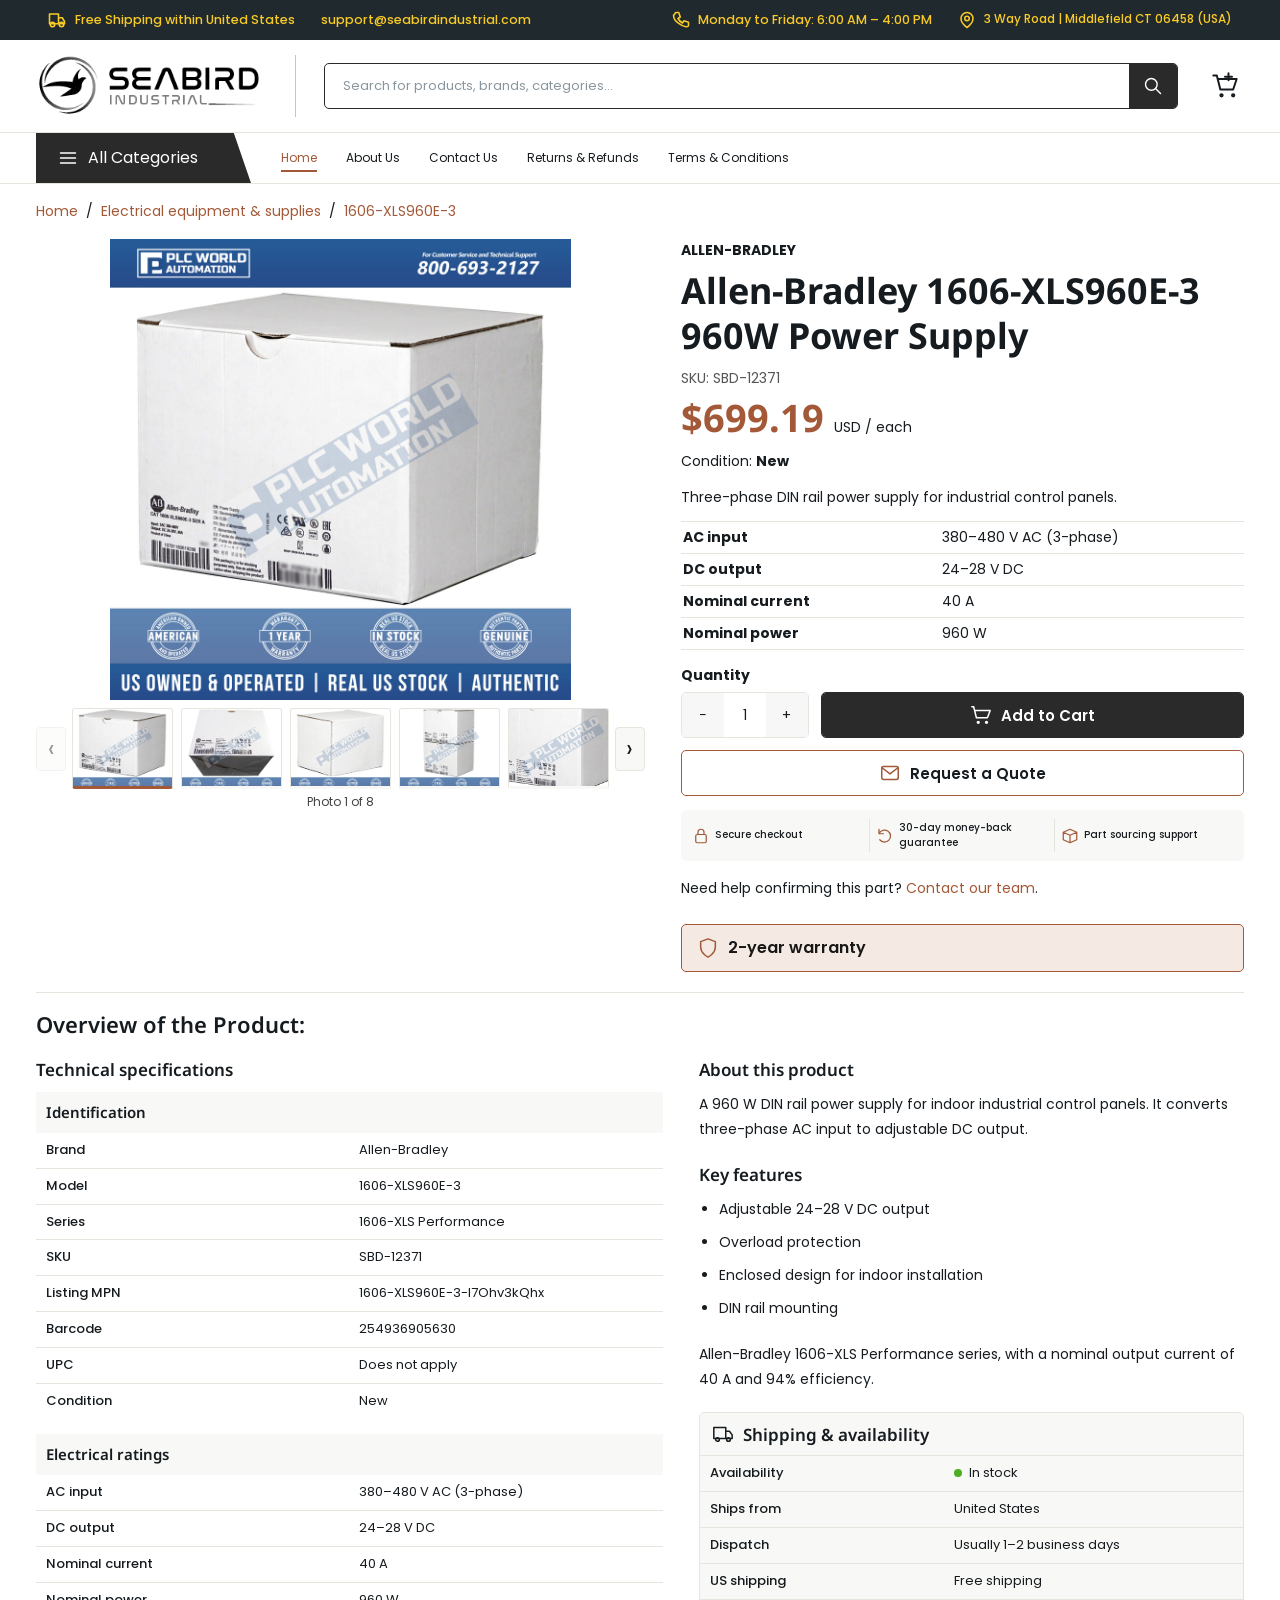
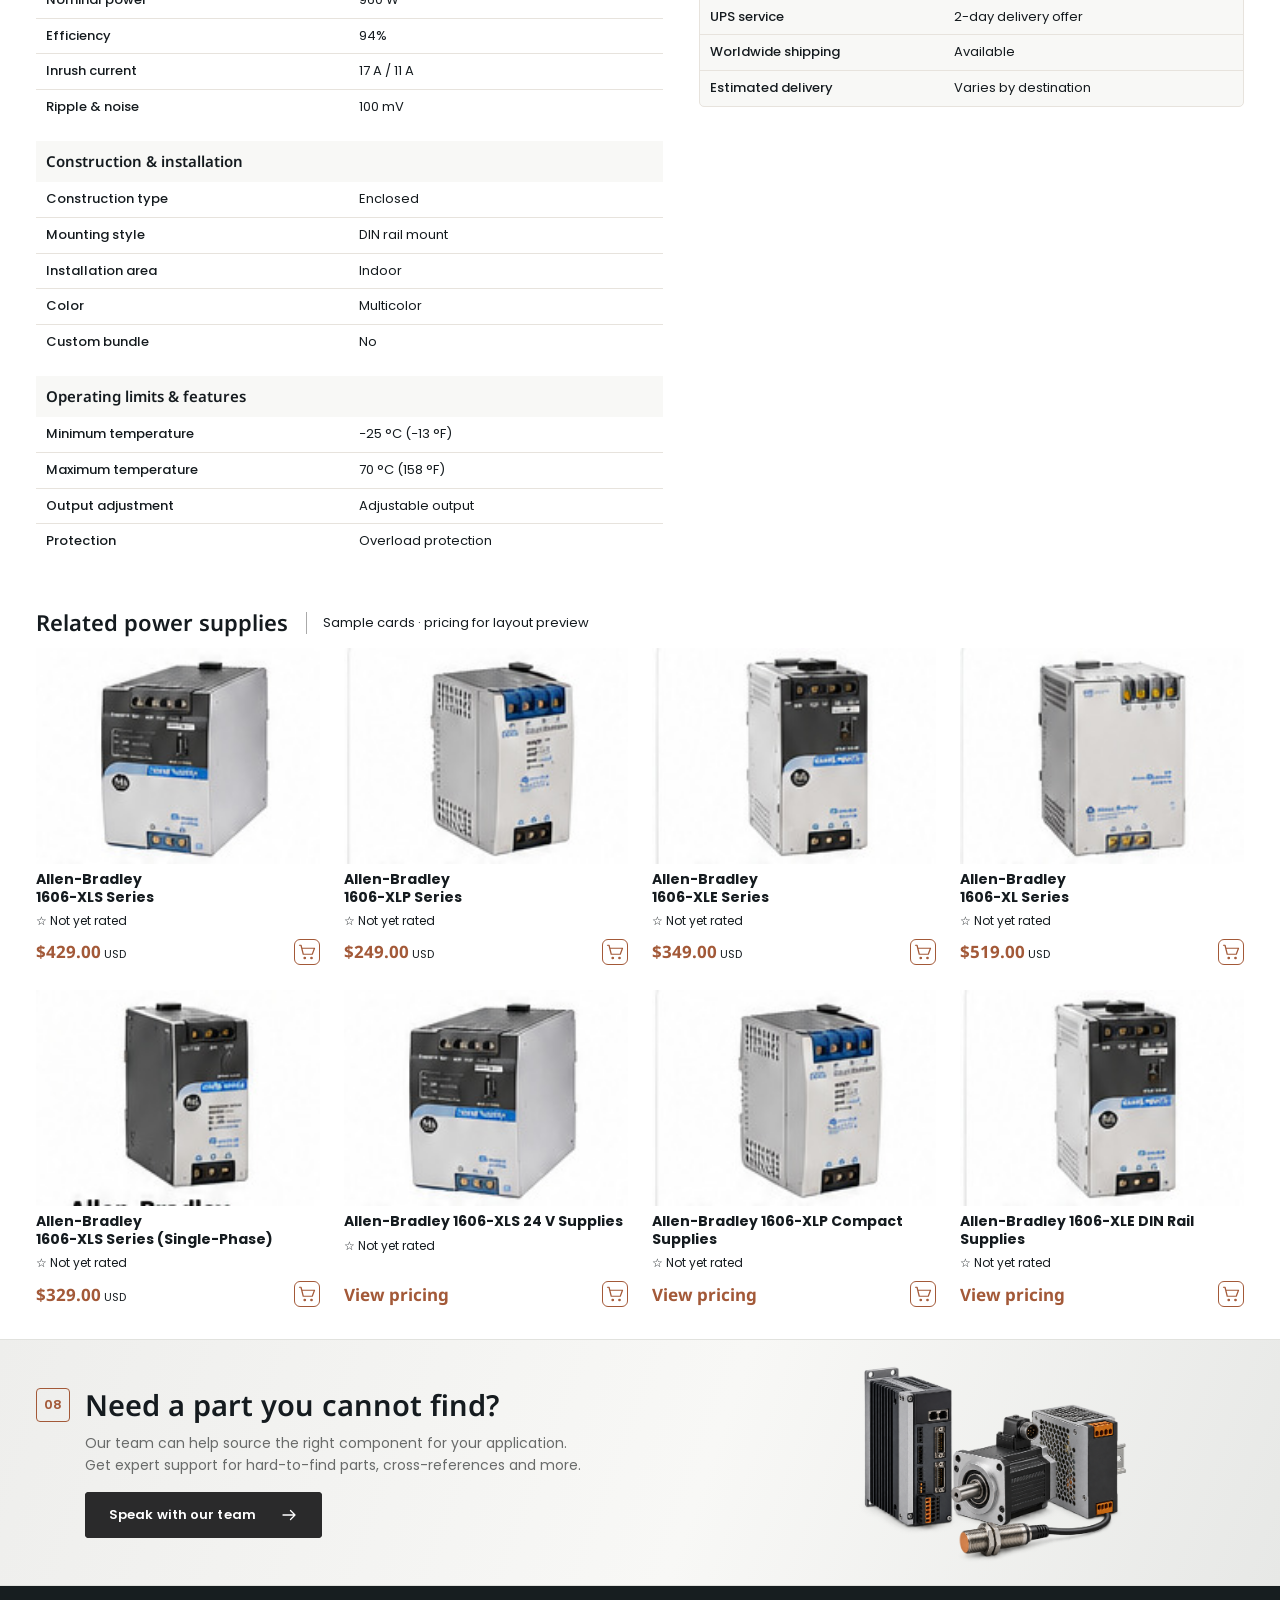
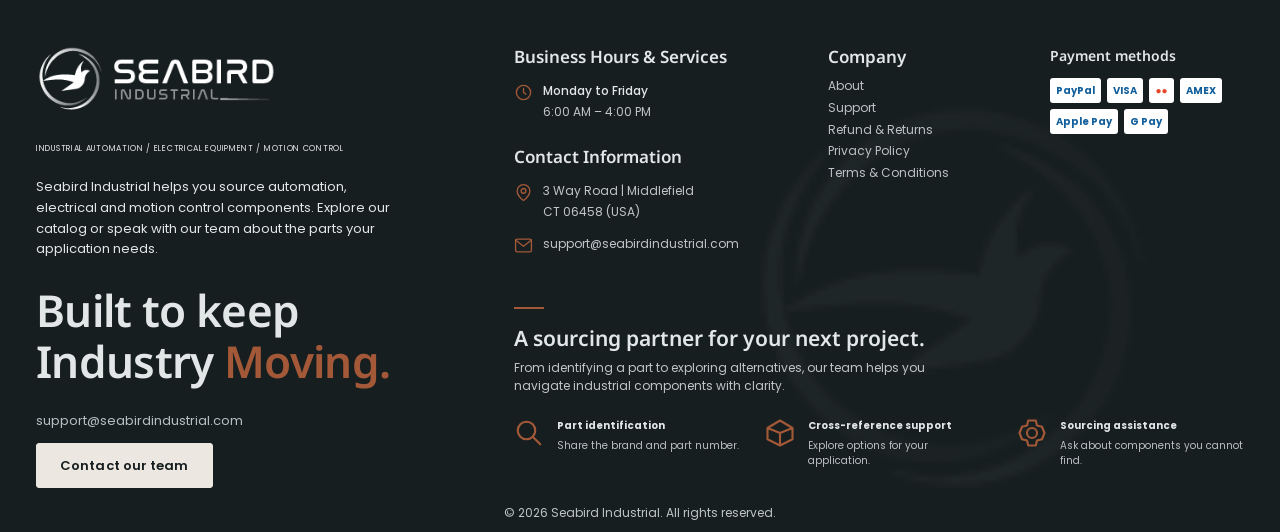
<file: product.html>
<!doctype html>
<html lang="en">

<head>
    <meta charset="utf-8">
    <meta name="viewport" content="width=device-width,initial-scale=1">
    <title>Allen-Bradley 1606-XLS960E-3 | Seabird Industrial</title>
    <link rel="stylesheet" href="vendor/bootstrap.min.css">
    <link rel="stylesheet" href="css/style.css?v=25">
    <link rel="stylesheet" href="css/product.css">
    <script defer src="js/product.js"></script>
</head>

<body>
     <div class="announcement">
        <div class="container-fluid site-container"><span><svg aria-hidden="true" viewBox="0 0 24 24">
                    <path d="M2 4h12v13H2Zm12 5h5l3 5v3h-8"></path>
                    <circle cx="6" cy="18" r="3"></circle>
                    <circle cx="18" cy="18" r="3"></circle>
                </svg> Free Shipping within United States</span><a
                href="mailto:support@seabirdindustrial.com">support@seabirdindustrial.com</a><span
                class="top-support top-hours"><svg aria-hidden="true" viewBox="0 0 24 24">
                    <path d="M5 2h4l2 6-3 2a15 15 0 0 0 6 6l2-3 6 2v4c0 6-20-3-20-13Z"></path>
                </svg><span>Monday to Friday: 6:00 AM – 4:00 PM</span></span><a class="top-address"
                href="https://www.google.com/maps/search/?api=1&amp;query=3+Way+Road+Middlefield+CT+06458+USA"
                rel="noopener noreferrer" target="_blank"><svg aria-hidden="true" viewBox="0 0 24 24">
                    <path d="M20 10c0 6-8 12-8 12S4 16 4 10a8 8 0 1 1 16 0Z"></path>
                    <circle cx="12" cy="10" r="3"></circle>
                </svg><span style="font-size: 11.8px;">3 Way Road | Middlefield CT 06458 (USA)</span></a></div>
    </div>
    <header>
        <div class="site-container header-main"><a aria-label="Seabird Industrial home" class="logo"
                href="https://seabirdindustrial.com/"><img alt="Seabird Industrial" src="assets/finalLogo.png" /></a>
            <form action="https://seabirdindustrial.com/" id="search-form" method="get" role="search"><label
                    class="visually-hidden" for="search">Search

                    products</label><input autocomplete="off" id="search" maxlength="120" name="s"
                    placeholder="Search for products, brands, categories…" type="search" /><button
                    aria-label="Search"><svg aria-hidden="true" viewBox="0 0 24 24">
                        <circle cx="10" cy="10" r="7"></circle>
                        <path d="m15 15 6 6"></path>
                    </svg></button>
                <input name="post_type" type="hidden" value="product" />
            </form><a aria-label="Open cart on Seabird Industrial" class="icon-btn"
                href="https://seabirdindustrial.com/cart/" id="cart-toggle"><svg aria-hidden="true" viewBox="0 0 24 24">
                    <circle cx="9" cy="20" r="1"></circle>
                    <circle cx="19" cy="20" r="1"></circle>
                    <path d="M2 3h3l3 12h11l3-9H6M15 1v6m-3-3h6"></path>
                </svg></a><button aria-controls="mobile-pages-menu" aria-expanded="false"
                aria-label="Open navigation menu" class="icon-btn mobile-toggle" type="button"><svg aria-hidden="true"
                    viewBox="0 0 24 24">
                    <path d="M3 6h18M3 12h18M3 18h18"></path>
                </svg></button>
        </div>
        <nav aria-label="Main navigation" class="main-nav">
            <div class="site-container nav-inner">
                <div class="categories-dropdown">
                    <button aria-controls="seabird-category-menu" aria-expanded="false" id="categories-toggle"
                        type="button">
                        <svg aria-hidden="true" viewBox="0 0 24 24">
                            <path d="M3 6h18M3 12h18M3 18h18"></path>
                        </svg>
                        All Categories
                    </button>
                    <!-- Reusable category icons -->
                    <svg aria-hidden="true" height="0" style="position:absolute;overflow:hidden;pointer-events:none"
                        width="0">
                        <defs>
                            <symbol id="sb-chip" viewBox="0 0 24 24">
                                <rect height="14" rx="2" width="14" x="5" y="5"></rect>
                                <path d="M9 1v4m6-4v4M9 19v4m6-4v4M1 9h4m-4 6h4m14-6h4m-4 6h4"></path>
                                <path d="M9 9h6v6H9z"></path>
                            </symbol>
                            <symbol id="sb-power" viewBox="0 0 24 24">
                                <path d="m13 2-8 12h6l-1 8 9-13h-7l1-7Z"></path>
                            </symbol>
                            <symbol id="sb-motor" viewBox="0 0 24 24">
                                <rect height="12" rx="2" width="14" x="4" y="6"></rect>
                                <path d="M18 10h4v4h-4M1 9h3m-3 6h3M7 3v3m8-3v3M7 18v3m8-3v3M8 9v6m4-6v6"></path>
                            </symbol>
                            <symbol id="sb-panel" viewBox="0 0 24 24">
                                <rect height="20" rx="2" width="16" x="4" y="2"></rect>
                                <path d="M8 6h8v5H8zM8 15h2m4 0h2M8 18h2m4 0h2"></path>
                            </symbol>
                            <symbol id="sb-lab" viewBox="0 0 24 24">
                                <path d="M9 2h6M10 2v7l-6 10a2 2 0 0 0 2 3h12a2 2 0 0 0 2-3L14 9V2M7 15h10"></path>
                                <path d="M10 18h.01M14 17h.01"></path>
                            </symbol>
                            <symbol id="sb-sensor" viewBox="0 0 24 24">
                                <circle cx="12" cy="12" r="3"></circle>
                                <path
                                    d="M7 7a7 7 0 0 0 0 10M17 7a7 7 0 0 1 0 10M4 4a11 11 0 0 0 0 16M20 4a11 11 0 0 1 0 16">
                                </path>
                            </symbol>
                            <symbol id="sb-box" viewBox="0 0 24 24">
                                <path d="m12 2 10 5v10l-10 5-10-5V7l10-5ZM2 7l10 5 10-5M12 12v10M7 4.5l10 5"></path>
                            </symbol>
                            <symbol id="sb-monitor" viewBox="0 0 24 24">
                                <rect height="14" rx="2" width="20" x="2" y="3"></rect>
                                <path d="M8 21h8m-4-4v4M5 10h3l2-4 4 8 2-4h3"></path>
                            </symbol>
                        </defs>
                    </svg>
                    <div class="category-menu sb-category-menu" id="seabird-category-menu">
                        <!-- Direct category links -->
                        <a href="https://seabirdindustrial.com/product-category/industrial-automation-motion-control/">
                            <svg aria-hidden="true">
                                <use href="#sb-chip"></use>
                            </svg>
                            <span>Industrial Automation &amp; Motion Control</span>
                        </a>
                        <a href="https://seabirdindustrial.com/product-category/electrical-equipment-supplies/">
                            <svg aria-hidden="true">
                                <use href="#sb-power"></use>
                            </svg>
                            <span>Electrical Equipment &amp; Supplies</span>
                        </a>
                        <a
                            href="https://seabirdindustrial.com/product-category/advance-control-other-automation-equipment/">
                            <svg aria-hidden="true">
                                <use href="#sb-chip"></use>
                            </svg>
                            <span>Advanced Control &amp; Other Automation Equipment</span>
                        </a>
                        <a href="https://seabirdindustrial.com/product-category/automation-drives-starters/">
                            <svg aria-hidden="true">
                                <use href="#sb-motor"></use>
                            </svg>
                            <span>Automation Drives &amp; Starters</span>
                        </a>
                        <a href="https://seabirdindustrial.com/product-category/business-industrial/">
                            <svg aria-hidden="true">
                                <use href="#sb-box"></use>
                            </svg>
                            <span>Business &amp; Industrial</span>
                        </a>
                        <a href="https://seabirdindustrial.com/product-category/centrifuges/">
                            <svg aria-hidden="true">
                                <use href="#sb-lab"></use>
                            </svg>
                            <span>Centrifuges</span>
                        </a>
                        <a href="https://seabirdindustrial.com/product-category/ciruit-breakers-disconnectors/">
                            <svg aria-hidden="true">
                                <use href="#sb-power"></use>
                            </svg>
                            <span>Circuit Breakers &amp; Disconnectors</span>
                        </a>
                        <a href="https://seabirdindustrial.com/product-category/componenets-and-semiconductors/">
                            <svg aria-hidden="true">
                                <use href="#sb-chip"></use>
                            </svg>
                            <span>Components &amp; Semiconductors</span>
                        </a>
                        <a href="https://seabirdindustrial.com/product-category/electric-motors/">
                            <svg aria-hidden="true">
                                <use href="#sb-motor"></use>
                            </svg>
                            <span>Electric Motors</span>
                        </a>
                        <a href="https://seabirdindustrial.com/product-category/electrical-contractors/">
                            <svg aria-hidden="true">
                                <use href="#sb-power"></use>
                            </svg>
                            <span>Electrical Contractors</span>
                        </a>
                        <a
                            href="https://seabirdindustrial.com/product-category/electrical-panel-and-distribution-board/">
                            <svg aria-hidden="true">
                                <use href="#sb-panel"></use>
                            </svg>
                            <span>Electrical Panels &amp; Distribution Boards</span>
                        </a>
                        <a href="https://seabirdindustrial.com/product-category/general-purpose-ac-drives/">
                            <svg aria-hidden="true">
                                <use href="#sb-motor"></use>
                            </svg>
                            <span>General Purpose AC Drives</span>
                        </a>
                        <a href="https://seabirdindustrial.com/product-category/general-purpose-motors/">
                            <svg aria-hidden="true">
                                <use href="#sb-motor"></use>
                            </svg>
                            <span>General Purpose Motors</span>
                        </a>
                        <a href="https://seabirdindustrial.com/product-category/hmi-open-interface/">
                            <svg aria-hidden="true">
                                <use href="#sb-monitor"></use>
                            </svg>
                            <span>HMI Open Interface</span>
                        </a>
                        <a href="https://seabirdindustrial.com/product-category/industrial-switches/">
                            <svg aria-hidden="true">
                                <use href="#sb-panel"></use>
                            </svg>
                            <span>Industrial Switches</span>
                        </a>
                        <a href="https://seabirdindustrial.com/product-category/industrial-transformers/">
                            <svg aria-hidden="true">
                                <use href="#sb-power"></use>
                            </svg>
                            <span>Industrial Transformers</span>
                        </a>
                        <a href="https://seabirdindustrial.com/product-category/lab-equipment/">
                            <svg aria-hidden="true">
                                <use href="#sb-lab"></use>
                            </svg>
                            <span>Lab Equipment</span>
                        </a>
                        <a href="https://seabirdindustrial.com/product-category/patient-monitors/">
                            <svg aria-hidden="true">
                                <use href="#sb-monitor"></use>
                            </svg>
                            <span>Patient Monitors</span>
                        </a>
                        <a href="https://seabirdindustrial.com/product-category/plcs-and-hmis/">
                            <svg aria-hidden="true">
                                <use href="#sb-chip"></use>
                            </svg>
                            <span>PLCs &amp; HMIs</span>
                        </a>
                        <a href="https://seabirdindustrial.com/product-category/power-supplies/">
                            <svg aria-hidden="true">
                                <use href="#sb-power"></use>
                            </svg>
                            <span>Power Supplies</span>
                        </a>
                        <a href="https://seabirdindustrial.com/product-category/sensors/">
                            <svg aria-hidden="true">
                                <use href="#sb-sensor"></use>
                            </svg>
                            <span>Sensors</span>
                        </a>
                        <a href="https://seabirdindustrial.com/product-category/servo-motor-drives/">
                            <svg aria-hidden="true">
                                <use href="#sb-motor"></use>
                            </svg>
                            <span>Servo Motor Drives</span>
                        </a>
                        <a href="https://seabirdindustrial.com/product-category/variable-frequency-drives/">
                            <svg aria-hidden="true">
                                <use href="#sb-power"></use>
                            </svg>
                            <span>Variable Frequency Drives</span>
                        </a>
                        <a href="https://seabirdindustrial.com/product-category/rotary-and-linear-motion/">
                            <svg aria-hidden="true">
                                <use href="#sb-motor"></use>
                            </svg>
                            <span>Rotary &amp; Linear Motion</span>
                        </a>
                        <a href="https://seabirdindustrial.com/product-category/relays/">
                            <svg aria-hidden="true">
                                <use href="#sb-panel"></use>
                            </svg>
                            <span>Relays</span>
                        </a>
                    </div>
                </div>
                <div class="nav-links"><a class="active" href="#">Home</a><a
                        href="https://seabirdindustrial.com/about-us/">About Us</a><a
                        href="https://seabirdindustrial.com/contact-us/">Contact Us</a><a
                        href="https://seabirdindustrial.com/refund_returns/">Returns &amp; Refunds</a><a
                        href="https://seabirdindustrial.com/terms-conditions/">Terms &amp;

                        Conditions</a></div>
            </div>
        </nav>
    </header>
    <main class="ab" id="product">
        <nav class="ab-crumb" aria-label="Breadcrumb"><a href="https://seabirdindustrial.com/">Home</a> / <a href="https://seabirdindustrial.com/?s=power+supply&amp;post_type=product">Electrical equipment &amp;
                supplies</a> / <span aria-current="page">1606-XLS960E-3</span></nav>
        <div class="ab-grid ab-hero">
            <div class="ab-intro"><strong class="ab-brand">ALLEN-BRADLEY</strong>
                <h1>Allen-Bradley 1606-XLS960E-3<br>960W Power Supply</h1>
                <p class="ab-meta">SKU: SBD-12371</p>
                <p class="ab-price"><strong>$699.19</strong> USD / each</p>
            </div>
            <div class="ab-gallery"><div class="ab-zoom" tabindex="0" role="group" aria-label="Product image. Hover or tap to zoom; press Escape to reset."><img class="ab-photo" id="ab-photo" src="assets/0.jpg" alt="Allen-Bradley 1606-XLS960E-3 packaging, photo 1">
                </div><div class="ab-gallery-nav"><button type="button" data-gallery="-1" aria-label="Previous photo">‹</button>
                    <div class="ab-thumbs"><button type="button" data-photo="assets/0.jpg" aria-label="View photo 1" aria-pressed="true"><img src="assets/0.jpg" alt=""></button><button type="button" data-photo="assets/1.jpg" aria-label="View photo 2" aria-pressed="false"><img src="assets/1.jpg" alt=""></button><button type="button" data-photo="assets/2.jpg" aria-label="View photo 3" aria-pressed="false"><img src="assets/2.jpg" alt=""></button><button type="button" data-photo="assets/3.jpg" aria-label="View photo 4" aria-pressed="false"><img src="assets/3.jpg" alt=""></button><button type="button" data-photo="assets/4.jpg" aria-label="View detail crop 1" aria-pressed="false"><img src="assets/4.jpg" alt=""></button><button type="button" data-photo="assets/5.jpg" aria-label="View detail crop 2" aria-pressed="false"><img src="assets/5.jpg" alt=""></button><button type="button" data-photo="assets/6.jpg" aria-label="View detail crop 3" aria-pressed="false"><img src="assets/6.jpg" alt=""></button><button type="button" data-photo="assets/7.jpg" aria-label="View detail crop 4" aria-pressed="false"><img src="assets/7.jpg" alt=""></button></div><button type="button" data-gallery="1" aria-label="Next photo">›</button>
                </div>
                <p class="ab-count" aria-live="polite">Photo 1 of 8</p>
            </div>
            
            <div class="ab-buy">
                <p>Condition: <strong>New</strong></p>
                <p>Three-phase DIN rail power supply for industrial control panels.</p>
                <section class="ab-card">
                    <h3>Quick specifications</h3>
                    <table>
                        <tbody>
                            <tr>
                                <th scope="row">AC input</th>
                                <td>380–480 V AC (3-phase)</td>
                            </tr>
                            <tr>
                                <th scope="row">DC output</th>
                                <td>24–28 V DC</td>
                            </tr>
                            <tr>
                                <th scope="row">Nominal current</th>
                                <td>40 A</td>
                            </tr>
                            <tr>
                                <th scope="row">Nominal power</th>
                                <td>960 W</td>
                            </tr>
                        </tbody>
                    </table>
                </section>
                <form class="ab-form" action="https://seabirdindustrial.com/product/1606-xls960e-3-allen-bradley-a-power-supply-new-free-ups-2day-dlvry-2yr-wty/" method="get"><label for="ab-qty">Quantity</label>
                    <div class="ab-actions">
                        <div class="ab-qty"><button type="button" data-step="-1" aria-label="Decrease quantity">−</button><input id="ab-qty" type="number" name="quantity" value="1" min="1" step="1" required><button type="button" data-step="1" aria-label="Increase quantity">+</button></div><button class="ab-btn" name="add-to-cart" value="12371"><svg class="ab-icon" aria-hidden="true" viewbox="0 0 24 24">
                                <path d="M2 3h2l3 12h12l3-8H5"></path>
                                <circle cx="9" cy="20" r="1"></circle>
                                <circle cx="18" cy="20" r="1"></circle>
                            </svg>Add to Cart</button>
                    </div>
                </form>
                <a class="ab-btn ab-outline" href="mailto:support@seabirdindustrial.com?subject=Quote%20request%20%E2%80%93%20SBD-12371"><svg class="ab-icon" aria-hidden="true" viewbox="0 0 24 24">
                        <rect x="3" y="5" width="18" height="14" rx="2"></rect>
                        <path d="m3 6 9 7 9-7"></path>
                    </svg>Request a Quote</a>
<div class="ab-trust"><span><svg class="ab-icon" aria-hidden="true" viewbox="0 0 24 24">
                    <rect x="5" y="10" width="14" height="11" rx="2"></rect>
                    <path d="M8 10V7a4 4 0 0 1 8 0v3"></path>
                </svg>Secure checkout</span><span><svg class="ab-icon" aria-hidden="true" viewbox="0 0 24 24">
                    <path d="M4 9a8 8 0 1 1 1 8M4 3v6h6"></path>
                </svg>30-day money-back guarantee</span><span><svg class="ab-icon" aria-hidden="true" viewbox="0 0 24 24">
                    <path d="m3 7 9-4 9 4v10l-9 4-9-4V7Zm0 0 9 4 9-4m-9 4v10"></path>
                </svg>Part sourcing support</span></div>
                <p>Need help confirming this part? <a href="mailto:support@seabirdindustrial.com">Contact our team</a>.
                </p>
                <div class="ab-warranty"><svg class="ab-icon" aria-hidden="true" viewbox="0 0 24 24">
                        <path d="M12 22s8-4 8-11V5l-8-3-8 3v6c0 7 8 11 8 11Z"></path>
                    </svg>2-year warranty</div>
            </div>
        </div>
        
        <section class="ab-overview" aria-labelledby="overview-heading"><h2 id="overview-heading">Overview of the Product:</h2><div class="ab-overview-grid"><section><h3>Technical specifications</h3><div class="ab-card"><table><tbody><tr class="ab-spec-group"><th colspan="2">Identification</th></tr><tr><th scope="row">Brand</th><td>Allen-Bradley</td></tr><tr><th scope="row">Model</th><td>1606-XLS960E-3</td></tr><tr><th scope="row">Series</th><td>1606-XLS Performance</td></tr><tr><th scope="row">SKU</th><td>SBD-12371</td></tr><tr><th scope="row">Listing MPN</th><td>1606-XLS960E-3-I7Ohv3kQhx</td></tr><tr><th scope="row">Barcode</th><td>254936905630</td></tr><tr><th scope="row">UPC</th><td>Does not apply</td></tr><tr><th scope="row">Condition</th><td>New</td></tr><tr class="ab-spec-group"><th colspan="2">Electrical ratings</th></tr><tr><th scope="row">AC input</th><td>380–480 V AC (3-phase)</td></tr><tr><th scope="row">DC output</th><td>24–28 V DC</td></tr><tr><th scope="row">Nominal current</th><td>40 A</td></tr><tr><th scope="row">Nominal power</th><td>960 W</td></tr><tr><th scope="row">Efficiency</th><td>94%</td></tr><tr><th scope="row">Inrush current</th><td>17 A / 11 A</td></tr><tr><th scope="row">Ripple &amp; noise</th><td>100 mV</td></tr><tr class="ab-spec-group"><th colspan="2">Construction &amp; installation</th></tr><tr><th scope="row">Construction type</th><td>Enclosed</td></tr><tr><th scope="row">Mounting style</th><td>DIN rail mount</td></tr><tr><th scope="row">Installation area</th><td>Indoor</td></tr><tr><th scope="row">Color</th><td>Multicolor</td></tr><tr><th scope="row">Custom bundle</th><td>No</td></tr><tr class="ab-spec-group"><th colspan="2">Operating limits &amp; features</th></tr><tr><th scope="row">Minimum temperature</th><td>−25 °C (−13 °F)</td></tr><tr><th scope="row">Maximum temperature</th><td>70 °C (158 °F)</td></tr><tr><th scope="row">Output adjustment</th><td>Adjustable output</td></tr><tr><th scope="row">Protection</th><td>Overload protection</td></tr></tbody></table></div></section><section class="ab-about"><h3>About this product</h3><p>A 960 W DIN rail power supply for indoor industrial control panels. It converts three-phase AC input to adjustable DC output.</p><h3>Key features</h3><ul><li>Adjustable 24–28 V DC output</li><li>Overload protection</li><li>Enclosed design for indoor installation</li><li>DIN rail mounting</li></ul><p>Allen-Bradley 1606-XLS Performance series, with a nominal output current of 40 A and 94% efficiency.</p><section class="ab-card ab-ship">
                <h3><svg class="ab-icon" aria-hidden="true" viewbox="0 0 24 24">
                        <path d="M2 5h13v12H2zM15 9h4l3 4v4h-7"></path>
                        <circle cx="6" cy="18" r="2"></circle>
                        <circle cx="18" cy="18" r="2"></circle>
                    </svg>Shipping &amp; availability</h3>
                <table>
                    <tbody>
                        <tr>
                            <th scope="row">Availability</th>
                            <td>In stock</td>
                        </tr>
                        <tr>
                            <th scope="row">Ships from</th>
                            <td>United States</td>
                        </tr>
                        <tr>
                            <th scope="row">Dispatch</th>
                            <td>Usually 1–2 business days</td>
                        </tr>
                        <tr>
                            <th scope="row">US shipping</th>
                            <td>Free shipping</td>
                        </tr>
                        <tr>
                            <th scope="row">UPS service</th>
                            <td>2-day delivery offer</td>
                        </tr>
                        <tr>
                            <th scope="row">Worldwide shipping</th>
                            <td>Available</td>
                        </tr>
                        <tr>
                            <th scope="row">Estimated delivery</th>
                            <td>Varies by destination</td>
                        </tr>
                    </tbody>
                </table>
            </section></section></div></section>
<section class="ab-related">
            <div class="ab-related-heading">
                <h2>Related power supplies</h2><span>Sample cards · pricing for layout preview</span>
            </div>
            <div class="ab-related-grid">
                <article><a href="https://seabirdindustrial.com/?s=1606-XLS&amp;post_type=product"><img src="assets/related-0.jpg" alt="" loading="lazy"><strong>Allen-Bradley<br>1606-XLS
                            Series</strong></a>
                    <p>☆ Not yet rated</p>
                    <div class="ab-related-bottom"><span><b>$429.00</b> USD</span><a href="https://seabirdindustrial.com/?s=1606-XLS&amp;post_type=product" aria-label="Browse 1606-XLS Series"><svg class="ab-icon" aria-hidden="true" viewbox="0 0 24 24">
                                <path d="M2 3h2l3 12h12l3-8H5"></path>
                                <circle cx="9" cy="20" r="1"></circle>
                                <circle cx="18" cy="20" r="1"></circle>
                            </svg></a></div>
                </article>
                <article><a href="https://seabirdindustrial.com/?s=1606-XLP&amp;post_type=product"><img src="assets/related-1.jpg" alt="" loading="lazy"><strong>Allen-Bradley<br>1606-XLP
                            Series</strong></a>
                    <p>☆ Not yet rated</p>
                    <div class="ab-related-bottom"><span><b>$249.00</b> USD</span><a href="https://seabirdindustrial.com/?s=1606-XLP&amp;post_type=product" aria-label="Browse 1606-XLP Series"><svg class="ab-icon" aria-hidden="true" viewbox="0 0 24 24">
                                <path d="M2 3h2l3 12h12l3-8H5"></path>
                                <circle cx="9" cy="20" r="1"></circle>
                                <circle cx="18" cy="20" r="1"></circle>
                            </svg></a></div>
                </article>
                <article><a href="https://seabirdindustrial.com/?s=1606-XLE&amp;post_type=product"><img src="assets/related-2.jpg" alt="" loading="lazy"><strong>Allen-Bradley<br>1606-XLE
                            Series</strong></a>
                    <p>☆ Not yet rated</p>
                    <div class="ab-related-bottom"><span><b>$349.00</b> USD</span><a href="https://seabirdindustrial.com/?s=1606-XLE&amp;post_type=product" aria-label="Browse 1606-XLE Series"><svg class="ab-icon" aria-hidden="true" viewbox="0 0 24 24">
                                <path d="M2 3h2l3 12h12l3-8H5"></path>
                                <circle cx="9" cy="20" r="1"></circle>
                                <circle cx="18" cy="20" r="1"></circle>
                            </svg></a></div>
                </article>
                <article><a href="https://seabirdindustrial.com/?s=1606-XL&amp;post_type=product"><img src="assets/related-3.jpg" alt="" loading="lazy"><strong>Allen-Bradley<br>1606-XL
                            Series</strong></a>
                    <p>☆ Not yet rated</p>
                    <div class="ab-related-bottom"><span><b>$519.00</b> USD</span><a href="https://seabirdindustrial.com/?s=1606-XL&amp;post_type=product" aria-label="Browse 1606-XL Series"><svg class="ab-icon" aria-hidden="true" viewbox="0 0 24 24">
                                <path d="M2 3h2l3 12h12l3-8H5"></path>
                                <circle cx="9" cy="20" r="1"></circle>
                                <circle cx="18" cy="20" r="1"></circle>
                            </svg></a></div>
                </article>
                <article><a href="https://seabirdindustrial.com/?s=1606-XLS+%28Single-Phase%29&amp;post_type=product"><img src="assets/related-4.jpg" alt="" loading="lazy"><strong>Allen-Bradley<br>1606-XLS Series
                            (Single-Phase)</strong></a>
                    <p>☆ Not yet rated</p>
                    <div class="ab-related-bottom"><span><b>$329.00</b> USD</span><a href="https://seabirdindustrial.com/?s=1606-XLS+%28Single-Phase%29&amp;post_type=product" aria-label="Browse 1606-XLS Series (Single-Phase)"><svg class="ab-icon" aria-hidden="true" viewbox="0 0 24 24">
                                <path d="M2 3h2l3 12h12l3-8H5"></path>
                                <circle cx="9" cy="20" r="1"></circle>
                                <circle cx="18" cy="20" r="1"></circle>
                            </svg></a></div>
                </article>
            <article><a href="https://seabirdindustrial.com/?s=1606-XLS&amp;post_type=product"><img src="assets/related-0.jpg" alt="" loading="lazy"><strong>Allen-Bradley 1606-XLS 24 V Supplies</strong></a>
                    <p>☆ Not yet rated</p>
                    <div class="ab-related-bottom"><span><b>View pricing</b></span><a href="https://seabirdindustrial.com/?s=1606-XLS&amp;post_type=product" aria-label="Browse 1606-XLS Series"><svg class="ab-icon" aria-hidden="true" viewbox="0 0 24 24">
                                <path d="M2 3h2l3 12h12l3-8H5"></path>
                                <circle cx="9" cy="20" r="1"></circle>
                                <circle cx="18" cy="20" r="1"></circle>
                            </svg></a></div>
                </article>
                <article><a href="https://seabirdindustrial.com/?s=1606-XLP&amp;post_type=product"><img src="assets/related-1.jpg" alt="" loading="lazy"><strong>Allen-Bradley 1606-XLP Compact Supplies</strong></a>
                    <p>☆ Not yet rated</p>
                    <div class="ab-related-bottom"><span><b>View pricing</b></span><a href="https://seabirdindustrial.com/?s=1606-XLP&amp;post_type=product" aria-label="Browse 1606-XLP Series"><svg class="ab-icon" aria-hidden="true" viewbox="0 0 24 24">
                                <path d="M2 3h2l3 12h12l3-8H5"></path>
                                <circle cx="9" cy="20" r="1"></circle>
                                <circle cx="18" cy="20" r="1"></circle>
                            </svg></a></div>
                </article>
                <article><a href="https://seabirdindustrial.com/?s=1606-XLE&amp;post_type=product"><img src="assets/related-2.jpg" alt="" loading="lazy"><strong>Allen-Bradley 1606-XLE DIN Rail Supplies</strong></a>
                    <p>☆ Not yet rated</p>
                    <div class="ab-related-bottom"><span><b>View pricing</b></span><a href="https://seabirdindustrial.com/?s=1606-XLE&amp;post_type=product" aria-label="Browse 1606-XLE Series"><svg class="ab-icon" aria-hidden="true" viewbox="0 0 24 24">
                                <path d="M2 3h2l3 12h12l3-8H5"></path>
                                <circle cx="9" cy="20" r="1"></circle>
                                <circle cx="18" cy="20" r="1"></circle>
                            </svg></a></div>
                </article>
                </div>
        </section>
        
    </main>
     
     <section class="sourcing" id="contact">
            <div class="site-container sourcing-inner">
                <div>
                    <h2><span class="number">08</span>Need a part you cannot find?</h2>
                    <p>Our team can help source the right component for your application.<br />Get expert support for

                        hard-to-find parts, cross-references and more.</p><a class="brand-btn dark"
                        href="https://seabirdindustrial.com/contact-us/">Speak with our team <svg aria-hidden="true"
                            viewBox="0 0 24 24">
                            <path d="M4 12h16m-6-6 6 6-6 6"></path>
                        </svg></a>
                </div><img
                    alt="Industrial automation spare parts including a servo drive, motor, power supply and sensor"
                    height="1086" loading="lazy" src="assets/sourcing-parts.png" width="1448" />
            </div>
        </section>
    <footer>
        <img alt="" aria-hidden="true" class="watermark" src="assets/bottomLogo.png">
                <div class="site-container footer-top">
            <div class="footer-story"><img alt="Seabird Industrial" class="footer-logo" src="assets/finalLogo.png">
                <p class="footer-kicker">INDUSTRIAL AUTOMATION / ELECTRICAL EQUIPMENT / MOTION CONTROL</p>
                <p>Seabird Industrial helps you source automation, electrical and motion control components. Explore our

                    catalog or speak with our team about the parts your application needs.</p>
                <h2>Built to keep<br>Industry <em>Moving.</em>
                </h2>
            <div class="footer-story-contact"><a class="footer-email" href="mailto:support@seabirdindustrial.com">support@seabirdindustrial.com</a><a class="brand-btn" href="https://seabirdindustrial.com/contact-us/">Contact our team</a></div>
            </div>
            <div class="footer-right"><div class="footer-links">
                    <div class="footer-business">
                        <h3>Business Hours &amp; Services</h3>
                        <div class="footer-info-row"><svg aria-hidden="true" viewbox="0 0 24 24">
                                <circle cx="12" cy="12" r="9"></circle>
                                <path d="M12 7v5l3 2"></path>
                            </svg>
                            <p><strong>Monday to Friday</strong><span>6:00 AM – 4:00 PM</span></p>
                        </div>
                        <h3 class="footer-contact-heading">Contact Information</h3><a class="footer-info-row" href="https://www.google.com/maps/search/?api=1&amp;query=3+Way+Road+Middlefield+CT+06458+USA" rel="noopener noreferrer" target="_blank"><svg aria-hidden="true" viewbox="0 0 24 24">
                                <path d="M20 10c0 6-8 12-8 12S4 16 4 10a8 8 0 1 1 16 0Z"></path>
                                <circle cx="12" cy="10" r="3"></circle>
                            </svg><span>3 Way Road | Middlefield<br>CT 06458 (USA)</span></a><a class="footer-info-row" href="mailto:support@seabirdindustrial.com"><svg aria-hidden="true" viewbox="0 0 24 24">
                                <rect height="16" rx="2" width="20" x="2" y="4"></rect>
                                <path d="m2 5 10 8L22 5"></path>
                            </svg><span>support@seabirdindustrial.com</span></a>
                    </div>
                    <div>
                        <h3>Company</h3><a href="https://seabirdindustrial.com/about-us/">About</a><a href="https://seabirdindustrial.com/contact-us/">Support</a><a href="https://seabirdindustrial.com/refund_returns/">Refund &amp;

                            Returns</a><a href="https://seabirdindustrial.com/privacy-policy/">Privacy Policy</a><a href="https://seabirdindustrial.com/terms-conditions/">Terms &amp; Conditions</a>
                    </div>
                <div class="payments"><small>Payment methods</small>
                <div><span>PayPal</span><span>VISA</span><span>●●</span><span>AMEX</span><span>Apple Pay</span><span>G

                        Pay</span></div>
                </div>
        </div>
                <div class="footer-support">
                    <h3>A sourcing partner for your next project.</h3>
                    <p>From identifying a part to exploring alternatives, our team helps you navigate industrial

                        components with clarity.</p>
                    <div class="support-features">
                        <div><svg aria-hidden="true" viewbox="0 0 24 24">
                                <circle cx="10" cy="10" r="7"></circle>
                                <path d="m15 15 6 6"></path>
                            </svg>
                            <p><strong>Part identification</strong><span>Share the brand and part number.</span></p>
                        </div>
                        <div><svg aria-hidden="true" viewbox="0 0 24 24">
                                <path d="m12 2 10 6v9l-10 5-10-5V8l10-6Zm0 10v10M2 8l10 4 10-4"></path>
                            </svg>
                            <p><strong>Cross-reference support</strong><span>Explore options for your

                                    application.</span></p>
                        </div>
                        <div><svg aria-hidden="true" viewbox="0 0 24 24">
                                <path d="m9 2-1 4-4 1-2 5 2 5 4 1 1 4h6l1-4 4-1 2-5-2-5-4-1-1-4Z"></path>
                                <circle cx="12" cy="12" r="4"></circle>
                            </svg>
                            <p><strong>Sourcing assistance</strong><span>Ask about components you cannot find.</span>
                            </p>
                        </div>
                    </div>
                </div>
            </div>
        </div>
        <div class="site-container footer-bottom"><div class="footer-copyright">© 2026 Seabird Industrial. All rights reserved.</div>
            </div></footer>



<dialog aria-labelledby="mobile-menu-heading" class="mobile-pages-drawer" id="mobile-pages-menu">
        <div class="drawer-heading"><strong id="mobile-menu-heading">Menu</strong><button
                aria-label="Close navigation menu" class="drawer-close" type="button"><svg aria-hidden="true"
                    viewBox="0 0 24 24">
                    <path d="m6 6 12 12M18 6 6 18"></path>
                </svg></button></div>
        <nav aria-label="Mobile navigation" class="drawer-links"><a class="active" href="#">Home</a><a
                href="https://seabirdindustrial.com/shop/">Products</a><a
                href="https://seabirdindustrial.com/about-us/">About Us</a><a
                href="https://seabirdindustrial.com/contact-us/">Contact Us</a><a
                href="https://seabirdindustrial.com/refund_returns/">Returns &amp; Refunds</a><a
                href="https://seabirdindustrial.com/terms-conditions/">Terms &amp;

                Conditions</a></nav>
    </dialog>
    <script>
        (() => {
            const mobile = document.querySelector('.mobile-toggle');
            const drawer = document.getElementById('mobile-pages-menu');
            const closeButton = drawer.querySelector('.drawer-close');
            const dropdown = document.querySelector('.categories-dropdown');
            const categoryToggle = document.getElementById('categories-toggle');
            const closeCategories = () => {
                dropdown.classList.remove('open');
                categoryToggle.setAttribute('aria-expanded', 'false');
            };
            const setMenuState = open => {
                mobile.setAttribute('aria-expanded', String(open));
                mobile.setAttribute('aria-label', open ? 'Close navigation menu' : 'Open navigation menu');
                mobile.classList.toggle('is-open', open);
                document.body.classList.toggle('mobile-menu-open', open);
            };
            const closeMenu = () => { if (drawer.open) drawer.close(); };
            mobile.addEventListener('click', () => {
                if (drawer.open) { closeMenu(); return; }
                closeCategories();
                drawer.showModal();
                setMenuState(true);
                closeButton.focus();
            });
            closeButton.addEventListener('click', closeMenu);
            drawer.addEventListener('close', () => { setMenuState(false); mobile.focus(); });
            drawer.addEventListener('click', event => {
                const rect = drawer.getBoundingClientRect();
                if (event.target === drawer && (event.clientX < rect.left || event.clientX > rect.right || event.clientY < rect.top || event.clientY > rect.bottom)) closeMenu();
                if (event.target.closest('a')) closeMenu();
            });
            window.matchMedia('(min-width: 768px)').addEventListener('change', event => { if (event.matches) closeMenu(); });
            categoryToggle.addEventListener('click', () => {
                const open = dropdown.classList.toggle('open');
                categoryToggle.setAttribute('aria-expanded', String(open));
            });
            document.addEventListener('click', event => { if (!dropdown.contains(event.target)) closeCategories(); });
            document.addEventListener('keydown', event => { if (event.key === 'Escape') closeCategories(); });
            document.getElementById('search-form').addEventListener('submit', event => {
                const input = document.getElementById('search');
                if (!input.value.trim()) { event.preventDefault(); input.focus(); }
                else input.value = input.value.trim();
            });
        })();
    </script>

</body>

</html>
</file>
<file: css/style.css>
@import url("https://fonts.googleapis.com/css2?family=Noto+Sans:wght@500;600;700&family=Poppins:wght@400;500;600;700&display=swap");

/* =========================
   GLOBAL
========================= */
:root {
  --accent: #a35938;
  --accent-dark: #804229;
  --accent-light: #f5eae3;
  --copper: #a35938;
  --button-bg: #2a2a2b;
  --footer-button-bg: #ece7e1;
  --footer-button-hover: #ffffff;
  --top-icon: #F9CB26;
  --ink: #151b1f;
  --paper: #ffffff;
  --muted: #737779;
  --line: #e7e3dd;
}

* {
  box-sizing: border-box;
}

html {
  scroll-behavior: smooth;
  scroll-padding-top: 30px;
}

body {
  margin: 0;
  background: var(--paper);
  color: var(--ink);
}

a {
  color: inherit;
  text-decoration: none;
}

button,
input,
select,
textarea {
  font: inherit;
}

button {
  border: 0;
  background: transparent;
  color: inherit;
}

a,
button,
[role="button"] {
  cursor: pointer;
}

button:disabled {
  cursor: not-allowed;
  opacity: 0.55;
}

a,
button {
  transition:
    color 0.2s,
    /* background: 0.2s, */
    transform 0.2s;
}

a:focus-visible,
button:focus-visible,
input:focus-visible {
  outline: 3px solid #a3593870;
  outline-offset: 4px;
}

svg {
  width: 20px;
  height: 20px;
  fill: none;
  stroke: currentColor;
  stroke-width: 1.7;
  stroke-linecap: round;
  stroke-linejoin: round;
  flex-shrink: 0;
}

h1,
h2,
h3,
p {
  margin-top: 0;
}

h2 {
  font-size: 22px;
  line-height: 1.15;
}

h3 {
  font-size: 17px;
  line-height: 1.2;
}

em {
  color: var(--accent);
  font-style: normal;
}

.site-container {
  width: min(1280px, calc(100% - 72px));
  margin-inline: auto;
}

[hidden] {
  display: none !important;
}

/* =========================
   ANNOUNCEMENT BAR
========================= */
.announcement {
  background: #20292e;
  color: var(--top-icon);
  font-size: 12.5px;
  font-weight: 500;
}

.announcement>div {
  display: flex;
  align-items: center;
  justify-content: flex-start;
  gap: 65px;
  min-height: 40px;
}

.announcement span,
.announcement a {
  display: flex;
  align-items: center;
  gap: 9px;
}

.announcement svg {
  width: 18px;
  height: 18px;
  color: var(--top-icon);
  stroke-width: 2.1;
}

.announcement .top-support {
  margin-left: auto;
}

.announcement button {
  white-space: nowrap;
}

.announcement a:hover,
.announcement button:hover {
  color: var(--top-icon);
}

/* =========================
   HEADER
========================= */
.header-main {
  display: flex;
  align-items: center;
  gap: 28px;
  min-height: 92px;
}

.logo {
  flex: 0 0 260px;
  padding-right: 28px;
  border-right: 1px solid #bcc6cc;
}

.logo img {
  display: block;
  width: 225px;
  max-width: 100%;
  height: auto;
  mix-blend-mode: multiply;
}

/* Search border matches search button */
#search-form {
  position: relative;
  display: flex;
  flex: 1;
  min-width: 0;
  border: 1px solid var(--button-bg);
  border-radius: 5px;
  background: #ffffff;
  box-shadow: none;
  transition:
    box-shadow 0.2s,
    border-color 0.2s;
}

#search {
  display: block;
  width: 100%;
  min-width: 0;
  height: 44px;
  padding: 12px 18px;
  border: 0;
  border-radius: 4px 0 0 4px;
  background: transparent;
  color: var(--ink);
  font-size: 13px;
  outline: none;
  box-shadow: none;
}

#search::placeholder {
  color: #8a969e;
}

#search:focus,
#search:focus-visible {
  border: 0;
  outline: none;
  box-shadow: none;
}

#search-form:focus-within {
  border-color: var(--button-bg);
  box-shadow: 0 0 0 3px #20272b1a;
}

#search-form>button {
  display: grid;
  place-items: center;
  flex: 0 0 48px;
  align-self: stretch;
  border: 0;
  border-radius: 0 4px 4px 0;
  background: var(--button-bg);
  color: #ffffff;
}

#search-form>button:hover,
#search-form>button:focus {
  background: var(--button-bg);
  color: #ffffff;
}

#search-form>button svg {
  color: #ffffff;
}

#search-form>button:focus-visible {
  outline: 2px solid #ffffff;
  outline-offset: -5px;
}

#suggestions {
  position: absolute;
  top: calc(100% + 8px);
  left: 0;
  right: 0;
  z-index: 90;
  padding: 8px;
  border: 1px solid var(--line);
  border-radius: 5px;
  background: #ffffff;
  box-shadow: 0 12px 30px #12263124;
}

#suggestions button {
  display: block;
  width: 100%;
  padding: 12px;
  border-radius: 3px;
  text-align: left;
}

#suggestions button:hover {
  background: var(--accent-light);
  color: var(--accent);
}

.icon-btn {
  display: inline-flex;
  align-items: center;
  justify-content: center;
  padding: 5px;
  border: 0;
  background: transparent;
  color: #882c08;
  line-height: 1;
}

.icon-btn:hover {
  color: var(--accent-dark);
  transform: translateY(-2px);
}

#cart-toggle {
  position: relative;
  color: var(--ink);
}

#cart-toggle svg {
  width: 28px;
  height: 28px;
}

#cart-count {
  position: absolute;
  top: -4px;
  right: -3px;
  min-width: 16px;
  padding: 3px;
  border-radius: 50%;
  background: var(--accent);
  color: #ffffff;
  font-size: 10px;
  text-align: center;
}

.mobile-toggle {
  display: none;
}

/* =========================
   NAVIGATION
========================= */
.main-nav {
  border-block: 1px solid var(--line);
  background: #ffffff;
}

.nav-inner {
  display: flex;
  align-items: center;
  gap: 30px;
  min-height: 45px;
}

.nav-links {
  display: flex;
  flex: 0 1 auto;
  align-items: center;
  justify-content: flex-start;
  gap: 29px;
  font-size: 12px;
}

.nav-links>a,
.nav-links>button {
  position: relative;
  padding: 12px 0;
  white-space: nowrap;
}

.nav-links .active,
.nav-links>a:hover,
.nav-links>button:hover {
  color: var(--accent);
}

.nav-links .active::after,
.nav-links>a:hover::after,
.nav-links>button:hover::after {
  content: "";
  position: absolute;
  bottom: 7px;
  left: 0;
  right: 0;
  height: 2px;
  background: var(--accent);
}

/* =========================
   CATEGORY DROPDOWNS
========================= */
.categories-dropdown {
  position: relative;
}

.categories-dropdown>button {
  display: flex;
  align-items: center;
  gap: 10px;
  min-width: 215px;
  padding: 13px 22px;
  background: var(--button-bg);
  color: #ffffff;
  clip-path: polygon(0 0, 92% 0, 100% 100%, 0 100%);
}

.categories-dropdown>button:hover {
  background: #343d42;
}

.categories-dropdown>button svg {
  color: #ffffff;
}

.category-menu {
  display: none;
  position: absolute;
  top: 100%;
  left: 0;
  z-index: 80;
  width: 310px;
  padding: 9px;
  border: 1px solid var(--line);
  background: #ffffff;
  box-shadow: 0 12px 32px #12263124;
}

.categories-dropdown:hover .category-menu,
.categories-dropdown:focus-within .category-menu,
.categories-dropdown.open .category-menu {
  display: block;
}

.category-menu a {
  display: flex;
  align-items: center;
  justify-content: space-between;
  padding: 13px;
  border-radius: 4px;
}

.category-menu a:hover,
.category-group:hover>.category-parent {
  background: var(--accent-light);
  color: var(--accent);
}

.category-group {
  position: relative;
}

.category-parent {
  gap: 12px;
  padding-right: 36px !important;
}

.category-parent>span {
  flex: 1;
}

.category-parent>svg:first-child {
  width: 19px;
  height: 19px;
  color: #58717e;
}

.category-parent .chevron {
  display: none;
}

.submenu-toggle {
  position: absolute;
  top: 10px;
  right: 10px;
  z-index: 1;
  padding: 3px 7px;
  border-radius: 3px;
  background: #ffffff;
  color: var(--accent);
  font-size: 17px;
}

.subcategory-menu {
  display: none;
  position: absolute;
  top: -9px;
  left: calc(100% + 9px);
  width: 280px;
  padding: 20px;
  border: 1px solid var(--line);
  background: #ffffff;
  box-shadow: 0 12px 30px #12263124;
}

.subcategory-menu::before {
  content: "";
  position: absolute;
  top: 0;
  bottom: 0;
  right: 100%;
  width: 15px;
}

.subcategory-menu h3 {
  margin-bottom: 12px;
  color: var(--accent);
  font-size: 17px;
}

.subcategory-menu a {
  gap: 10px;
  padding: 11px 8px;
  font-size: 12px;
}

.category-group:hover>.subcategory-menu,
.category-group:focus-within>.subcategory-menu,
.category-group.expanded>.subcategory-menu {
  display: block;
}

/* =========================
   BUTTONS — WIPE HOVER
========================= */
.brand-btn {
  position: relative;
  isolation: isolate;
  display: inline-flex;
  align-items: center;
  justify-content: center;
  gap: 24px;
  min-height: 42px;
  padding: 13px 24px;
  overflow: hidden;
  border-radius: 4px;
  background: transparent;
  box-shadow: inset 0 0 0 1px var(--button-bg);
  color: #ffffff;
  font-size: 13px;
  font-weight: 600;
  letter-spacing: 0.1px;
  transition:
    color 0.35s,
    transform 0.35s;
}

.brand-btn::before {
  content: "";
  position: absolute;
  inset: 0;
  z-index: -1;
  background: var(--button-bg);
  transform: scaleX(1);
  transform-origin: right;
  transition: transform 0.45s cubic-bezier(0.22, 0.61, 0.36, 1);
}

.brand-btn:hover {
  background: transparent;
  color: var(--button-bg);
  transform: translateY(-1px);
}

.brand-btn:hover::before {
  transform: scaleX(0);
}

.brand-btn svg {
  width: 18px;
  height: 18px;
  color: inherit;
  transition: transform 0.35s;
}

.brand-btn:hover svg {
  transform: translateX(4px);
}

.brand-btn.dark {
  box-shadow: inset 0 0 0 1px var(--button-bg);
}

.brand-btn.dark::before {
  background: var(--button-bg);
}

.brand-btn.dark:hover {
  color: var(--button-bg);
}

.text-btn {
  color: var(--accent);
}

/* Footer CTA: light silver against dark footer */
footer .brand-btn,
footer .brand-btn.dark {
  background: var(--footer-button-bg);
  box-shadow: inset 0 0 0 1px var(--footer-button-bg);
  color: #171e20;
  transition:
    background-color 0.25s,
    color 0.25s,
    box-shadow 0.25s,
    transform 0.25s;
}

footer .brand-btn::before,
footer .brand-btn.dark::before {
  content: none;
}

footer .brand-btn:hover,
footer .brand-btn.dark:hover {
  background: var(--footer-button-hover);
  box-shadow:
    inset 0 0 0 1px var(--footer-button-hover),
    0 6px 18px #00000026;
  color: #171e20;
  transform: translateY(-2px);
}

footer .brand-btn:focus-visible {
  outline: 3px solid var(--footer-button-bg);
  outline-offset: 4px;
}

/* =========================
   HERO
========================= */
.hero {
  position: relative;
  overflow: hidden;
  background: #f5f1eb;
}

.hero-inner {
  display: grid;
  grid-template-columns: minmax(0, 1fr) minmax(0, 1.1fr);
  align-items: center;
  gap: 28px;
  min-height: 550px;
}

.hero-copy {
  position: relative;
  z-index: 2;
  padding: 48px 0;
}

.eyebrow {
  display: flex;
  align-items: center;
  gap: 18px;
  font-size: 11px;
  font-weight: 600;
  letter-spacing: 1px;
}

.eyebrow>span:not(.number) {
  width: 44px;
  height: 2px;
  flex-shrink: 0;
  background: var(--accent);
}

.hero .eyebrow {
  gap: 16px;
  color: #737779;
  font-size: 10px;
  line-height: 1.5;
  letter-spacing: 1.2px;
}

.hero h1 {
  margin: 24px 0 22px;
  color: var(--ink);
  font-size: clamp(44px, 4.7vw, 68px);
  line-height: 1.06;
  letter-spacing: 0.035em;
}

.hero-description {
  max-width: 460px;
  margin-bottom: 27px;
  color: #576771;
  font-size: 17px;
  line-height: 1.6;
}

.hero .brand-btn {
  gap: 28px;
  padding: 14px 25px;
}

.hero-benefits {
  display: flex;
  gap: 18px;
  margin-top: 40px;
}

.hero-benefits>span {
  display: flex;
  align-items: center;
  gap: 10px;
  padding-right: 18px;
  border-right: 1px solid #d5bcad;
}

.hero-benefits>span:last-child {
  padding-right: 0;
  border-right: 0;
}

.hero-benefits svg {
  width: 27px;
  height: 27px;
  color: var(--accent);
}

.hero-benefits small {
  color: #52646e;
  font-size: 11px;
  line-height: 1.5;
}

.hero.sb-hero .sb-hero-visual {
  position: relative;
  display: block;
  min-width: 0;
  min-height: 510px;
  padding: 28px 110px 40px 0;
}

.hero-equipment,
.hero.sb-hero .hero-equipment {
  position: relative;
  z-index: 1;
  display: block;
  width: 100%;
  max-width: 100%;
  height: 445px;
  object-fit: contain;
  mix-blend-mode: normal;
  filter: drop-shadow(10px 18px 12px #192c371a);
}

.sb-hero-outline {
  position: absolute;
  inset: 75px 125px 70px 32px;
  border: 1px solid #a3593838;
  pointer-events: none;
}

.sb-hero-outline::before,
.sb-hero-outline::after {
  content: "";
  position: absolute;
  width: 34px;
  height: 34px;
  border-style: solid;
  border-color: var(--copper);
}

.sb-hero-outline::before {
  top: -1px;
  left: -1px;
  border-width: 2px 0 0 2px;
}

.sb-hero-outline::after {
  right: -1px;
  bottom: -1px;
  border-width: 0 2px 2px 0;
}

.hero.sb-hero .sb-hero-note {
  position: absolute;
  top: 74px;
  right: 0;
  bottom: auto;
  left: auto;
  z-index: 3;
  display: block;
  width: 100px;
  margin: 0;
  padding: 8px 0 18px 18px;
  border-left: 1px solid #d9c4b8;
}

.hero.sb-hero .sb-hero-note p {
  margin: 0;
  color: #5b615d;
  font-size: 10px;
  font-weight: 700;
  line-height: 1.6;
  letter-spacing: 1px;
}

.hero.sb-hero .sb-hero-note a {
  display: inline-flex;
  align-items: center;
  justify-content: center;
  margin: 24px 0;
  padding: 5px;
  color: var(--copper);
}

.hero.sb-hero .sb-hero-note a svg {
  width: 30px;
  height: 30px;
  transition: transform 0.3s;
}

.hero.sb-hero .sb-hero-note a:hover svg {
  transform: translate(3px, -3px);
}

.hero.sb-hero .sb-hero-note small {
  display: block;
  color: #737973;
  font-size: 8px;
  line-height: 1.9;
  letter-spacing: 0.7px;
}

.hero.sb-hero .sb-hero-caption {
  position: absolute;
  left: 25px;
  right: 110px;
  bottom: 20px;
  display: flex;
  align-items: center;
  gap: 12px;
  color: #737973;
  font-size: 8px;
  letter-spacing: 1px;
}

.sb-hero-caption>span {
  width: 35px;
  height: 1px;
  background: var(--accent);
}

/* =========================
   CATEGORY STRIP
========================= */
.category-strip {
  display: flex;
  align-items: center;
  justify-content: flex-start;
  flex-wrap: wrap;
  gap: 12px;
  padding-block: 18px;
  border-bottom: 1px solid var(--line);
  font-weight: 600;
  text-transform: uppercase;
}

.category-strip>a {
  display: flex;
  align-items: center;
  gap: 8px;
  font-size: 10px;
  white-space: nowrap;
}

.category-strip a:hover {
  color: var(--accent);
}

.category-strip svg {
  width: 15px;
  height: 15px;
  color: #58717e;
}

.strip-slash {
  margin-inline: 5px;
  color: #a0aeb6;
  font-size: 16px;
}

/* =========================
   SECTION HEADINGS
========================= */
.content-section {
  padding-block: 34px;
}

.section-heading {
  display: flex;
  align-items: center;
  justify-content: space-between;
  gap: 20px;
  margin-bottom: 22px;
}

.section-heading h2 {
  display: flex;
  align-items: center;
  gap: 15px;
  margin: 0;
}

.number {
  display: inline-flex;
  align-items: center;
  justify-content: center;
  flex-shrink: 0;
  width: 34px;
  height: 34px;
  border: 1px solid var(--accent);
  border-radius: 4px;
  color: var(--accent);
  font-family: "Inter", Arial, sans-serif;
  font-size: 13px;
  font-weight: 600;
  letter-spacing: 0;
  word-spacing: normal;
}

.section-heading>a {
  display: flex;
  align-items: center;
  gap: 12px;
  color: var(--accent);
  font-size: 12px;
}

.section-heading>a:hover {
  color: var(--accent-dark);
}

/* =========================
   APPLICATION CARDS
========================= */
.application-grid {
  display: grid;
  grid-template-columns:
    minmax(0, 1.05fr) minmax(0, 1fr) minmax(0, 0.8fr);
  grid-template-rows: 190px 190px;
  gap: 14px;
}

.application {
  position: relative;
  overflow: hidden;
  border-radius: 5px;
  background: #283035;
  color: #ffffff;
}

.application>img {
  position: absolute;
  right: 0;
  width: 70%;
  height: 100%;
  object-fit: contain;
  transition: transform 0.55s;
}

.application::after {
  content: "";
  position: absolute;
  inset: 0;
  background: linear-gradient(90deg,
      #1c2229ee 5%,
      #222931af 40%,
      transparent 90%);
}

.application>div {
  position: relative;
  z-index: 1;
  display: flex;
  flex-direction: column;
  align-items: flex-start;
  max-width: 75%;
  height: 100%;
  padding: 23px;
}

.application>div>svg {
  position: absolute;
  top: 24px;
  left: 19px;
  width: 24px;
  height: 24px;
  color: #eee0d6;
}

.application h3 {
  padding-left: 27px;
  font-size: 23px;
  line-height: 1.1;
}

.application p {
  max-width: 160px;
  color: #e0e8ed;
  font-size: 12px;
}

.application span {
  display: flex;
  align-items: center;
  gap: 15px;
  margin-top: auto;
  border-bottom: 1px solid #b8a291;
  font-size: 12px;
}

.application span svg {
  width: 17px;
  color: #d29678;
}

.application:hover {
  color: #ffffff;
}

.application:hover>img {
  transform: scale(1.09);
}

.application:hover>div>svg {
  color: #d29678;
}

.app-0 {
  grid-area: 1 / 1;
}

.app-1 {
  grid-area: 1 / 2;
}

.app-2 {
  grid-area: 2 / 1;
}

.app-3 {
  grid-area: 2 / 2;
}

.app-4 {
  grid-area: 1 / 3 / 3 / 4;
}

.app-4>div {
  max-width: 100%;
}

.app-4>img {
  width: 100%;
}

/* =========================
   FEATURED PRODUCTS
========================= */
.featured-layout {
  display: grid;
  grid-template-columns: minmax(0, 1.15fr) minmax(0, 1fr);
  gap: 20px;
}

.main-product {
  display: grid;
  grid-template-columns: minmax(0, 48fr) minmax(0, 52fr);
  align-items: center;
  min-height: 390px;
  padding: 15px;
  overflow: hidden;
  border-radius: 5px;
  background: #f0ede7;
}

.main-product> :is(img, .product-image-link) {
  width: 100%;
  height: 355px;
  object-fit: contain;
  mix-blend-mode: normal;
}

.main-product>div {
  min-width: 0;
  padding: 10px 20px;
}

.main-product h3 {
  margin: 5px 0;
  font-size: 29px;
  overflow-wrap: anywhere;
}

.main-product p {
  color: var(--muted);
  font-size: 16px;
  line-height: 1.4;
}

.main-product small {
  font-size: 12px;
}

dl {
  display: grid;
  grid-template-columns: 40% 60%;
  margin-top: 20px;
  font-size: 12px;
}

.main-product dl {
  margin-top: 14px;
}

dt,
dd {
  margin: 0;
  padding: 6px 0;
  border-bottom: 1px solid var(--line);
}

dd {
  color: var(--muted);
}

.featured-small {
  display: grid;
  grid-template-rows: repeat(3, 1fr);
  gap: 14px;
}

/* =========================
   PRODUCT CARDS AND PRICES
========================= */
.product-card {
  position: relative;
  display: flex;
  align-items: flex-start;
  gap: 16px;
  min-width: 0;
  padding: 18px;
  border: 1px solid var(--line);
  border-radius: 5px;
  background: #ffffff;
}

.product-card> :is(img, .product-image-link) {
  width: 32%;
  height: 115px;
  object-fit: contain;
  mix-blend-mode: normal;
}

.product-card>div:not(.product-actions) {
  flex: 1;
  min-width: 0;
  padding-bottom: 24px;
}

.product-card small {
  color: var(--muted);
  font-size: 11px;
}

.product-card h3 {
  margin: 5px 0;
  font-size: 16px;
  overflow-wrap: anywhere;
}

.product-card p {
  margin: 0;
  color: var(--muted);
  font-size: 12px;
  line-height: 1.4;
}

.product-name {
  color: inherit;
  cursor: pointer;
}

.product-name:hover {
  color: var(--accent);
  text-decoration: underline;
  text-underline-offset: 3px;
}

.product-actions {
  position: absolute;
  right: 13px;
  bottom: 13px;
  display: flex;
  gap: 12px;
}

.product-actions svg {
  width: 17px;
  height: 17px;
}

.product-actions .icon-btn {
  padding: 2px;
}

.featured-small .product-card {
  min-height: 142px;
  padding: 15px 18px;
}

.featured-small .product-card> :is(img, .product-image-link) {
  height: 117px;
}

.featured-small .product-card>div:not(.product-actions) {
  padding-right: 20px;
  padding-bottom: 0;
}

.featured-small .product-actions {
  right: 18px;
  bottom: 18px;
}

.product-meta {
  display: flex;
  align-items: center;
  flex-wrap: wrap;
  gap: 6px;
  margin-top: 10px;
  padding-bottom: 2px;
}

.product-meta>strong {
  color: var(--accent);
  font-size: 16px;
  letter-spacing: -0.2px;
}

.product-meta .demo-price,
.main-product-meta>small {
  color: #75828a;
  font-size: 8px !important;
  letter-spacing: 0.3px;
  text-transform: uppercase;
}

.review-state {
  display: flex;
  align-items: center;
  flex-basis: 100%;
  gap: 6px;
  color: #75828a;
  font-size: 9px;
  line-height: 1.4;
}

.review-state>span {
  color: var(--accent);
  font-size: 16px;
  line-height: 1;
  letter-spacing: 1px;
}

.main-product-meta {
  display: flex;
  align-items: center;
  flex-wrap: wrap;
  gap: 8px;
  margin-top: 16px;
}

.main-product-meta>strong {
  color: var(--accent);
  font-size: 25px;
}

/* =========================
   TRUSTED BRANDS
========================= */
.brands {
  padding: 40px 0;
  background: linear-gradient(115deg,
      #bfc5ca 0%,
      #e7e9eb 55%,
      #cdd2d6 100%);
}

.brands-inner {
  display: grid;
  grid-template-columns: minmax(0, 45fr) minmax(0, 55fr);
  align-items: center;
  gap: 20px;
  padding-block: 5px;
}

.brands h2 {
  font-size: 34px;
  line-height: 1.12;
}

.brands p:not(.eyebrow) {
  color: #4d626e;
  line-height: 1.5;
}

.brand-grid {
  display: grid;
  grid-template-columns: repeat(4, minmax(0, 1fr));
  gap: 12px;
  padding-right: 20px;
}

.brand-grid :is(button, a) {
  min-width: 0;
  min-height: 77px;
  padding: 13px;
  border-radius: 5px;
  background: #fffffff0;
  color: var(--brand-color, var(--ink));
  font-size: 19px;
  font-weight: 800;
}

.brand-grid :is(button, a):hover {
  transform: translateY(-4px);
  box-shadow: 0 5px 16px #183f521a;
}

.brand-grid :is(button, a) img {
  display: block;
  width: 100%;
  max-width: 130px;
  height: 45px;
  margin: auto;
  object-fit: contain;
}

/* =========================
   EXPLORE CATALOG
========================= */
.catalog-section {
  padding-block: 48px;
}

.catalog-section .section-heading {
  margin-bottom: 5px;
}

.section-intro {
  margin: 0 0 25px 49px;
  color: var(--muted);
  font-size: 13px;
}

.category-grid {
  display: grid;
  grid-template-columns: repeat(4, minmax(0, 1fr));
  gap: 14px;
}

.category-card {
  position: relative;
  display: flex;
  align-items: center;
  gap: 12px;
  min-width: 0;
  min-height: 132px;
  padding: 20px 12px;
  border: 1px solid var(--line);
  border-radius: 5px;
  background: #ffffff;
}

.category-card img {
  width: 30%;
  height: 80px;
  object-fit: contain;
  mix-blend-mode: normal;
}

.category-card>div {
  min-width: 0;
}

.category-card h3 {
  padding-right: 12px;
  font-size: 16px;
}

.category-card p {
  margin: 0;
  color: var(--muted);
  font-size: 11px;
  line-height: 1.5;
}

.category-card>svg {
  position: absolute;
  top: 18px;
  right: 12px;
  width: 14px;
  color: var(--accent);
}

.category-card:hover {
  border-color: var(--accent);
  background: var(--accent-light);
  transform: translateY(-3px);
}

/* =========================
   EQUIPMENT SECTION
========================= */
.equipment {
  display: grid;
  grid-template-columns:
    minmax(0, 40fr) minmax(0, 35fr) minmax(0, 25fr);
  align-items: center;
  padding-block: 15px 30px;
}

.equipment h2 {
  position: relative;
  padding-left: 49px;
  font-size: 30px;
}

.equipment h2 .number {
  position: absolute;
  top: 0;
  left: 0;
}

.equipment>div>p {
  max-width: 390px;
  margin: 22px 0;
  color: var(--muted);
  font-size: 16px;
  line-height: 1.45;
}

.equipment>img {
  width: 100%;
  height: 250px;
  object-fit: contain;
  mix-blend-mode: normal;
}

.stat {
  display: flex;
  align-items: center;
  gap: 25px;
}

.stat strong {
  color: #5b615d;
  font: 400 95px/1 "League Gothic", "Arial Narrow", sans-serif;
  letter-spacing: 0.025em;
}

.stat span {
  padding-left: 20px;
  border-left: 2px solid var(--accent);
  color: #687b85;
  font-size: 11px;
  line-height: 1.8;
  letter-spacing: 1px;
}

.equipment-benefits>div {
  display: flex;
  align-items: center;
  gap: 15px;
  margin-bottom: 20px;
  padding-left: 20px;
}

.equipment-benefits svg {
  width: 26px;
  height: 26px;
  color: var(--accent);
}

.equipment-benefits p {
  margin: 0;
}

.equipment-benefits strong {
  display: block;
  font-size: 12px;
}

.equipment-benefits small {
  color: var(--muted);
  font-size: 11px;
}

/* =========================
   NEW IN CATALOG
========================= */
.new-grid {
  display: grid;
  grid-template-columns: repeat(4, minmax(0, 1fr));
  gap: 14px;
}

.new-grid .product-card {
  gap: 12px;
  min-height: 182px;
  padding: 15px 12px;
}

.new-grid .product-card> :is(img, .product-image-link) {
  width: 35%;
  height: 120px;
}

.new-grid .product-card>div:not(.product-actions) {
  padding-bottom: 20px;
}

.new-grid .product-card h3 {
  font-size: 14px;
}

.new-grid .product-card p {
  font-size: 11px;
}

.new-grid .product-meta>strong {
  font-size: 14px;
}

.new-grid .review-state {
  font-size: 8px;
}

.new-grid .review-state>span {
  font-size: 13px;
}

/* =========================
   NEED A PART SECTION
========================= */
.sourcing {
  overflow: hidden;
  border-top: 1px solid #e1e2de;
  border-bottom: 1px solid #e1e2de;
  background: linear-gradient(110deg,
      #eeeeec 0%,
      #f8f8f6 55%,
      #e7e8e6 100%);
}

.sourcing-inner {
  display: grid;
  grid-template-columns: minmax(0, 58fr) minmax(0, 42fr);
  align-items: center;
  min-height: 205px;
}

.sourcing h2 {
  display: flex;
  align-items: center;
  gap: 15px;
  color: var(--ink);
  font-size: 29px;
}

.sourcing p {
  margin-left: 49px;
  color: #696b6a;
  font-size: 14px;
  line-height: 1.6;
}

.sourcing .brand-btn {
  margin-left: 49px;
}

.sourcing img {
  width: 100%;
  height: 205px;
  object-fit: cover;
  filter: grayscale(1);
  mix-blend-mode: multiply;
}

/* =========================
   FOOTER
========================= */
footer {
  padding: 60px 0 75px;
  background: #171e20;
  color: #e3e6e6;
}

.footer-top {
  display: grid;
  grid-template-columns: minmax(0, 38fr) minmax(0, 62fr);
  gap: 30px;
}

.footer-logo {
  width: 240px;
  max-width: 100%;
  margin-bottom: 30px;
  filter: grayscale(1) invert(1);
  mix-blend-mode: screen;
}

.footer-kicker {
  font-size: 8px;
  letter-spacing: 0.7px;
}

.footer-story>p:not(.footer-kicker) {
  max-width: 365px;
  margin: 22px 0;
  font-size: 13px;
  line-height: 1.6;
}

.footer-story h2 {
  margin: 25px 0;
  font-size: 44px;
  line-height: 1.08;
  letter-spacing: 0.035em;
}

.footer-story>small {
  font-size: 11px;
}

.footer-right {
  position: relative;
  min-width: 0;
}

.watermark {
  position: absolute;
  top: 0;
  right: 0;
  width: 43%;
  height: 260px;
  object-fit: contain;
  opacity: 0.15;
  filter: grayscale(1) invert(1);
  mix-blend-mode: screen;
  pointer-events: none;
}

.footer-links {
  position: relative;
  display: flex;
  gap: 65px;
  min-height: 195px;
}

.footer-links>div:nth-child(2) {
  padding-left: 40px;
  /* border-left: 1px solid #66747c; */
}

.footer-links h3 {
  font-size: 17px;
}

.footer-links a,
.footer-links button {
  display: block;
  padding: 0;
  color: #bbc1c4;
  font-size: 12px;
  line-height: 1.8;
  text-align: left;
}

.footer-links a:hover,
.footer-links button:hover {
  color: #d99370;
}

.footer-support {
  position: relative;
  margin-top: 25px;
}

.footer-support::before {
  content: "";
  display: block;
  width: 30px;
  height: 2px;
  margin-bottom: 16px;
  background: var(--copper);
}

.footer-support h3 {
  font-size: 21px;
}

.footer-support>p {
  max-width: 440px;
  color: #c1c5c8;
  font-size: 12px;
  line-height: 1.5;
}

.support-features {
  display: flex;
  gap: 25px;
  margin-top: 23px;
}

.support-features>div {
  display: flex;
  flex: 1;
  gap: 13px;
  min-width: 0;
}

.support-features svg {
  width: 30px;
  height: 30px;
  color: #d29678;
}

.support-features p {
  font-size: 10px;
  line-height: 1.5;
}

.support-features strong,
.support-features span {
  display: block;
}

.support-features span {
  margin-top: 5px;
  color: #b9bfc2;
}

.footer-bottom {
  display: grid;
  grid-template-columns:
    minmax(0, 1fr) minmax(0, 0.8fr) minmax(0, 1.4fr);
  align-items: start;
  gap: 30px;
  margin-top: 38px;
  padding-top: 28px;
  border-top: 1px solid #ffffff14;
}

.footer-bottom h3 {
  font-size: 19px;
}

.footer-bottom p {
  color: #bdc4c6;
  font-size: 11px;
}

.footer-email {
  display: block;
  margin-bottom: 10px;
  color: #b7bfc2;
  font-size: 11px;
  overflow-wrap: anywhere;
}

.footer-email:hover {
  color: #d99370;
}

.payments {
  text-align: right;
}

.payments>small {
  display: block;
  margin-bottom: 10px;
  color: #b7bfc2;
  font-size: 10px;
}

.payments>div {
  display: flex;
  justify-content: flex-end;
  flex-wrap: wrap;
  gap: 5px;
  margin-bottom: 14px;
}

.payments span {
  padding: 4px 6px;
  border-radius: 3px;
  background: #ffffff;
  color: #135f9c;
  font-size: 12px;
  font-weight: 700;
}

.payments span:nth-child(3) {
  color: #e44729;
}

/* =========================
   CART, MODAL, TOAST
========================= */
.notification {
  position: fixed;
  bottom: 25px;
  left: 50%;
  z-index: 1100;
  max-width: 90vw;
  padding: 15px 25px;
  border-radius: 5px;
  background: #20292e;
  color: #ffffff;
  box-shadow: 0 8px 25px #0003;
  transform: translateX(-50%);
}

.cart-row {
  display: flex;
  gap: 12px;
  padding: 20px 0;
  border-bottom: 1px solid var(--line);
}

.cart-row img {
  width: 65px;
  height: 75px;
  object-fit: contain;
}

.cart-row h3 {
  font-size: 17px;
}

.cart-row input {
  width: 65px;
  padding: 5px;
  border: 1px solid #bccad2;
  border-radius: 3px;
}

.cart-row .text-btn {
  font-size: 12px;
}

.modal-body img {
  width: 100%;
  height: 230px;
  object-fit: contain;
}

.modal-body p {
  color: var(--muted);
}

/* =========================
   TABLET
========================= */
@media (max-width: 1100px) {
  .site-container {
    width: calc(100% - 40px);
  }

  .announcement>div {
    gap: 28px;
  }

  .header-main {
    gap: 18px;
  }

  .logo {
    flex-basis: 210px;
    padding-right: 20px;
  }

  .logo img {
    width: 190px;
  }

  .nav-inner {
    gap: 20px;
  }

  .nav-links {
    gap: 22px;
  }

  .hero-inner {
    gap: 15px;
    min-height: 500px;
  }

  .hero-description {
    font-size: 16px;
  }

  .hero-benefits {
    gap: 10px;
  }

  .hero-benefits>span {
    gap: 7px;
    padding-right: 10px;
  }

  .hero-benefits small {
    font-size: 9px;
  }

  .hero.sb-hero .sb-hero-visual {
    min-height: 460px;
    padding-right: 85px;
  }

  .hero.sb-hero .hero-equipment {
    height: 390px;
  }

  .hero.sb-hero .sb-hero-note {
    width: 82px;
    padding-left: 12px;
  }

  .hero.sb-hero .sb-hero-note p {
    font-size: 9px;
  }

  .hero.sb-hero .sb-hero-note small {
    font-size: 7px;
  }

  .category-strip {
    gap: 9px;
  }

  .strip-slash {
    margin-inline: 2px;
  }

  .category-strip>a {
    gap: 5px;
    font-size: 9px;
  }

  .application-grid {
    grid-template-rows: 175px 175px;
  }

  .application>div {
    padding: 18px;
  }

  .application h3 {
    font-size: 21px;
  }

  .application p {
    font-size: 11px;
  }

  .main-product>div {
    padding: 10px;
  }

  .main-product h3 {
    font-size: 25px;
  }

  .category-grid,
  .new-grid {
    grid-template-columns: repeat(2, minmax(0, 1fr));
  }

  .equipment h2 {
    font-size: 26px;
  }

  .equipment>div>p {
    font-size: 14px;
  }

  .footer-top {
    gap: 15px;
  }

  .footer-story h2 {
    font-size: 39px;
  }

  .support-features {
    gap: 12px;
  }

  .support-features>div {
    gap: 7px;
  }
}

/* =========================
   MOBILE
========================= */
@media (max-width: 767px) {
  body {
    font-size: 13px;
  }

  .site-container {
    width: calc(100% - 32px);
  }

  .announcement>div {
    justify-content: center;
    gap: 10px;
    min-height: 30px;
    font-size: 10px;
  }

  .announcement a,
  .announcement .top-support,
  .announcement span:nth-of-type(2),
  .announcement button {
    display: none;
  }

  .header-main {
    flex-wrap: wrap;
    gap: 14px;
    min-height: 116px;
    padding-block: 15px;
  }

  .logo {
    flex: 1;
    padding: 0;
    border: none;
  }

  .logo img {
    width: 165px;
  }

  .mobile-toggle {
    display: inline-flex;
    color: var(--ink);
  }

  #search-form {
    order: 4;
    flex-basis: 100%;
  }

  .nav-inner {
    display: block;
  }

  .nav-links {
    display: none;
    flex-direction: column;
    align-items: stretch;
    gap: 0;
    padding: 10px 0;
  }

  .main-nav.open .nav-links {
    display: flex;
  }

  .nav-links>a,
  .nav-links>button {
    padding: 13px;
    text-align: left;
  }

  .nav-links .active::after,
  .nav-links>a:hover::after,
  .nav-links>button:hover::after {
    display: none;
  }

  .categories-dropdown>button {
    width: 100%;
    min-width: 180px;
    padding: 10px 15px;
    clip-path: none;
  }

  .category-menu {
    width: 100%;
  }

  .category-parent {
    padding-block: 14px !important;
  }

  .submenu-toggle {
    top: 11px;
  }

  .subcategory-menu {
    position: static;
    width: 100%;
    padding: 15px 18px;
    border: 0;
    background: #f7f3ed;
    box-shadow: none;
  }

  .subcategory-menu::before {
    display: none;
  }

  .category-group:hover>.subcategory-menu,
  .category-group:focus-within>.subcategory-menu {
    display: none;
  }

  .category-group.expanded>.subcategory-menu,
  .category-group.expanded:focus-within>.subcategory-menu {
    display: block;
  }

  .hero-inner {
    grid-template-columns: 1fr;
    gap: 0;
    min-height: auto;
  }

  .hero-copy {
    padding: 32px 0 12px;
  }

  .hero .eyebrow {
    gap: 10px;
    font-size: 8px;
    letter-spacing: 0.6px;
  }

  .hero .eyebrow>span {
    width: 25px;
  }

  .hero h1 {
    margin: 20px 0 18px;
    font-size: clamp(42px, 11vw, 52px);
    letter-spacing: 0.035em;
  }

  .hero-description {
    max-width: 100%;
    font-size: 15px;
  }

  .hero .brand-btn {
    gap: 24px;
    padding: 13px 22px;
  }

  .hero-benefits {
    justify-content: space-between;
    gap: 7px;
    margin-top: 27px;
  }

  .hero-benefits>span {
    gap: 6px;
    padding-right: 8px;
  }

  .hero-benefits svg {
    width: 22px;
    height: 22px;
  }

  .hero-benefits small {
    font-size: 8px;
  }

  .hero.sb-hero .sb-hero-visual {
    min-height: 345px;
    padding: 15px 80px 35px 0;
  }

  .hero.sb-hero .hero-equipment {
    height: 300px;
  }

  .sb-hero-outline {
    inset: 40px 90px 50px 15px;
  }

  .hero.sb-hero .sb-hero-note {
    top: 48px;
    width: 75px;
    padding-left: 10px;
  }

  .hero.sb-hero .sb-hero-note p {
    font-size: 8px;
    letter-spacing: 0.5px;
  }

  .hero.sb-hero .sb-hero-note a {
    margin: 18px 0;
  }

  .hero.sb-hero .sb-hero-note a svg {
    width: 25px;
    height: 25px;
  }

  .hero.sb-hero .sb-hero-note small {
    font-size: 6px;
    letter-spacing: 0.3px;
  }

  .hero.sb-hero .sb-hero-caption {
    left: 15px;
    right: 80px;
    bottom: 15px;
    gap: 8px;
    font-size: 6px;
    letter-spacing: 0.5px;
  }

  .sb-hero-caption>span {
    width: 22px;
  }

  .category-strip {
    gap: 8px;
    padding-block: 15px;
  }

  .category-strip>a {
    gap: 4px;
    font-size: 8px;
  }

  .category-strip svg {
    width: 12px;
    height: 12px;
  }

  .strip-slash {
    margin: 0;
    font-size: 12px;
  }

  .content-section {
    padding-block: 27px;
  }

  .section-heading {
    gap: 12px;
    margin-bottom: 18px;
  }

  .section-heading h2 {
    gap: 10px;
    font-size: 24px;
  }

  .section-heading>a {
    gap: 4px;
    max-width: 105px;
    font-size: 10px;
    text-align: right;
  }

  .section-heading>a svg {
    width: 14px;
  }

  .number {
    width: 28px;
    height: 28px;
    font-size: 11px;
  }

  .application-grid {
    grid-template-columns: repeat(2, minmax(0, 1fr));
    grid-template-rows: 200px 200px 210px;
    gap: 10px;
  }

  .app-4 {
    grid-area: 3 / 1 / 4 / 3;
  }

  .application>div {
    max-width: 100%;
    padding: 14px;
  }

  .application>div>svg {
    position: static;
    display: block;
    width: 19px;
    height: 19px;
    margin-bottom: 7px;
  }

  .application h3 {
    padding: 0;
    font-size: 20px;
  }

  .application p {
    max-width: 125px;
    font-size: 10px;
  }

  .app-4 p {
    max-width: 170px;
  }

  .app-4>img {
    width: 65%;
  }

  .featured-layout {
    grid-template-columns: 1fr;
    gap: 13px;
  }

  .main-product {
    grid-template-columns: minmax(0, 45fr) minmax(0, 55fr);
    min-height: 365px;
    padding: 8px;
  }

  .main-product> :is(img, .product-image-link) {
    height: 275px;
  }

  .main-product h3 {
    font-size: 23px;
  }

  .main-product p {
    font-size: 12px;
  }

  .main-product .brand-btn {
    gap: 10px;
    padding: 10px 15px;
    font-size: 11px;
  }

  dl {
    font-size: 10px;
  }

  .main-product-meta>strong {
    font-size: 20px;
  }

  .featured-small {
    grid-template-rows: repeat(3, minmax(144px, auto));
  }

  .featured-small .product-card {
    min-height: 144px;
    padding: 13px;
  }

  .featured-small .product-card> :is(img, .product-image-link) {
    width: 28%;
    height: 100px;
  }

  .featured-small .product-card>div:not(.product-actions) {
    padding-right: 15px;
  }

  .product-meta>strong {
    font-size: 15px;
  }

  .brands {
    padding: 28px 0;
  }

  .brands-inner {
    grid-template-columns: 1fr;
    gap: 20px;
  }

  .brands h2 {
    font-size: 29px;
  }

  .brands p:not(.eyebrow) {
    font-size: 13px;
  }

  .brand-grid {
    gap: 8px;
    padding: 0;
  }

  .brand-grid :is(button, a) {
    min-height: 60px;
    padding: 7px;
    font-size: 12px;
    overflow-wrap: anywhere;
  }

  .brand-grid :is(button, a) img {
    height: 32px;
  }

  .category-grid {
    gap: 10px;
  }

  .category-card {
    align-items: flex-start;
    gap: 8px;
    min-height: 135px;
    padding: 14px 8px;
  }

  .category-card img {
    width: 32%;
    height: 60px;
  }

  .category-card h3 {
    margin-top: 5px;
    font-size: 14px;
  }

  .category-card p {
    font-size: 9px;
  }

  .category-card>svg {
    top: 9px;
    right: 8px;
    width: 11px;
  }

  .section-intro {
    margin-left: 38px;
    font-size: 11px;
  }

  .equipment {
    grid-template-columns: repeat(2, minmax(0, 1fr));
    padding-block: 15px;
  }

  .equipment>div:first-child {
    grid-column: 1 / -1;
  }

  .equipment h2 {
    padding-left: 38px;
    font-size: 27px;
  }

  .equipment>div>p {
    max-width: 100%;
    font-size: 14px;
  }

  .stat strong {
    font-size: 75px;
  }

  .equipment>img {
    height: 190px;
  }

  .equipment-benefits>div {
    gap: 10px;
    margin-bottom: 15px;
    padding: 0;
  }

  .equipment-benefits strong {
    font-size: 11px;
  }

  .equipment-benefits small {
    font-size: 9px;
  }

  .equipment-benefits svg {
    width: 21px;
    height: 21px;
  }

  .new-grid {
    gap: 10px;
  }

  .new-grid .product-card {
    flex-direction: column;
    gap: 6px;
    min-height: 235px;
    padding: 10px 8px;
  }

  .new-grid .product-card> :is(img, .product-image-link) {
    width: 100%;
    height: 75px;
  }

  .new-grid .product-card>div:not(.product-actions) {
    width: 100%;
    padding-bottom: 25px;
  }

  .new-grid .product-card h3 {
    font-size: 14px;
  }

  .new-grid .product-card p {
    font-size: 10px;
  }

  .new-grid .product-meta {
    margin-top: 8px;
  }

  .new-grid .product-actions {
    right: 10px;
    bottom: 10px;
  }

  .sourcing-inner {
    grid-template-columns: 1fr;
    padding-top: 25px;
  }

  .sourcing h2 {
    gap: 10px;
    font-size: 25px;
  }

  .sourcing p {
    margin-left: 38px;
    font-size: 12px;
  }

  .sourcing .brand-btn {
    margin-left: 38px;
    font-size: 11px;
  }

  .sourcing img {
    height: 160px;
    margin-top: 12px;
    object-fit: contain;
  }

  footer {
    padding: 40px 0;
  }

  .footer-top {
    grid-template-columns: 1fr;
    gap: 35px;
  }

  .footer-logo {
    width: 210px;
    margin-bottom: 23px;
  }

  .footer-story>p:not(.footer-kicker) {
    max-width: 100%;
  }

  .footer-story h2 {
    font-size: 42px;
  }

  .footer-right {
    padding-bottom: 5px;
  }

  .watermark {
    width: 43%;
    height: 180px;
    opacity: 0.75;
  }

  .footer-links {
    gap: 30px;
    min-height: 185px;
  }

  .footer-links>div:nth-child(2) {
    padding-left: 25px;
  }

  .support-features {
    flex-direction: column;
    gap: 10px;
  }

  .support-features>div {
    gap: 15px;
  }

  .support-features p {
    margin-bottom: 7px;
    font-size: 12px;
  }

  .footer-bottom {
    grid-template-columns: 1fr;
    gap: 20px;
  }

  .payments {
    text-align: left;
  }

  .payments>div {
    justify-content: flex-start;
  }

  .brand-btn {
    padding: 11px 18px;
  }
}

/* =========================
   ACCESSIBILITY
========================= */
@media (prefers-reduced-motion: reduce) {

  *,
  *::before,
  *::after {
    scroll-behavior: auto !important;
    transition: none !important;
    animation: none !important;
  }
}

/* Website body */
body {
  font-family: "Poppins", Arial, sans-serif;
}

button,
input,
select,
textarea {
  font-family: inherit;
}

h1,
h2,
h3,
h4,
h5,
h6 {
  font-family: "Noto Sans", Arial, sans-serif;
  font-weight: 600;
  font-variation-settings: normal;
  letter-spacing: normal;
  word-spacing: normal;
  line-height: 1.25;
}

.hero h1 {
  font-weight: 700;
  letter-spacing: -0.055em;
  line-height: 1.1;
}

.footer-story h2 {
  font-weight: 600;
  letter-spacing: -0.015em;
  line-height: 1.15;
}

/* Remove older explicit font overrides */
.number,
.stat strong {
  font-family: "Poppins", Arial, sans-serif;
}

/* Category menu */
.sb-category-menu {
  width: 330px;
  max-width: calc(100vw - 32px);
  max-height: min(580px, 65vh);
  overflow-y: auto;
  overscroll-behavior: contain;
  scrollbar-width: thin;
  scrollbar-color: #bba494 #f5f1eb;
}

.sb-category-menu>a,
.sb-category-menu .category-parent {
  display: flex;
  align-items: center;
  justify-content: flex-start;
  gap: 12px;
  padding: 12px;
  font-size: 12px;
  line-height: 1.5;
}

.sb-category-menu>a>span,
.sb-category-menu .category-parent>span {
  flex: 1;
  min-width: 0;
}

.sb-category-menu>a>svg,
.sb-category-menu .category-parent>svg {
  width: 19px;
  height: 19px;
  flex: 0 0 19px;
  color: var(--accent);
}

.sb-category-menu .category-parent {
  padding-right: 42px !important;
}

.sb-category-menu .submenu-toggle {
  top: 10px;
  right: 8px;
  display: grid;
  place-items: center;
  width: 28px;
  height: 28px;
  padding: 0;
  background: var(--accent-light);
  color: var(--accent-dark);
  font: 22px/1 Arial, sans-serif;
}

/* Inline nested lists avoid clipping inside scrollable menu */
.sb-category-menu .subcategory-menu {
  position: static;
  width: auto;
  margin: 0 7px 8px 31px;
  padding: 12px;
  border: 0;
  border-left: 2px solid var(--accent);
  border-radius: 0 4px 4px 0;
  background: #f7f3ef;
  box-shadow: none;
}

.sb-category-menu .subcategory-menu::before {
  display: none;
}

.sb-category-menu .subcategory-menu h3 {
  margin: 0 0 8px;
  font-size: 19px;
}

.sb-category-menu .subcategory-menu a {
  padding: 9px 6px;
  font-size: 11px;
  line-height: 1.5;
}

@media (max-width: 767px) {
  .sb-category-menu {
    width: 100%;
    max-width: 100%;
    max-height: 60vh;
  }

  .hero h1 {
    letter-spacing: 0.02em;
  }
}

/* Final link and responsive corrections */
.brand-grid a {
  display: grid;
  place-items: center;
}

.product-image-link {
  display: block;
  min-width: 0;
}

.product-image-link img {
  display: block;
  width: 100%;
  height: 100%;
  object-fit: contain;
}

html {
  overflow-x: clip;
}

body {
  min-width: 0;
}

img {
  max-width: 100%;
}

.hero-inner>*,
.brands-inner>*,
.featured-layout>*,
.equipment>*,
.sourcing-inner>*,
.footer-top>*,
.footer-bottom>*,
.application-grid>*,
.category-grid>*,
.new-grid>* {
  min-width: 0;
}

.hero-benefits {
  flex-wrap: wrap;
}

.footer-bottom {
  border-top: 0;
}

footer {
  padding-bottom: 0;
}

.footer-copyright {
  margin-top: 30px;
  padding-block: 18px;
  text-align: center;
  color: #bdc4c6;
  font-size: 11px;
  line-height: 1.6;
  overflow-wrap: anywhere;
}

.footer-links a {
  overflow-wrap: anywhere;
}

@media (min-width: 768px) and (max-width: 1100px) {
  .nav-inner {
    flex-wrap: wrap;
    gap: 8px 20px;
  }

  .nav-links {
    flex-wrap: wrap;
    gap: 8px 20px;
  }

  .announcement>div {
    flex-wrap: wrap;
    gap: 10px 24px;
    padding-block: 8px;
  }
}

@media (max-width: 767px) {
  .site-container {
    width: calc(100% - 32px);
    max-width: 1280px;
  }

  .header-main {
    min-width: 0;
  }

  .header-main .logo {
    flex: 1 1 0;
    min-width: 0;
  }

  #search-form {
    width: 100%;
    min-width: 0;
  }

  .nav-links>a,
  .nav-links>button {
    white-space: normal;
  }

  .categories-dropdown {
    width: 100%;
    min-width: 0;
  }

  .category-menu,
  .sb-category-menu {
    width: 100%;
    max-width: 100%;
    overflow-x: hidden;
  }

  .category-menu a span {
    overflow-wrap: anywhere;
  }

  .hero-benefits {
    gap: 12px 7px;
  }

  .hero-benefits>span {
    min-width: 0;
  }

  .section-heading h2,
  .sourcing h2 {
    min-width: 0;
  }

  .footer-links {
    gap: 22px;
  }

  .footer-links>div {
    min-width: 0;
  }

  .footer-links>div:nth-child(2) {
    padding-left: 20px;
  }

  .footer-bottom {
    margin-top: 24px;
    padding-top: 0;
  }

  footer {
    padding-bottom: 0;
  }

  .footer-copyright {
    margin-top: 24px;
    padding-block: 16px;
  }
}

@media (max-width: 359px) {
  .site-container {
    width: calc(100% - 24px);
  }

  .section-heading {
    flex-wrap: wrap;
  }

  .hero-benefits>span {
    border: 0;
    padding-right: 0;
  }

  .main-product {
    grid-template-columns: minmax(0, 1fr);
  }

  .main-product> :is(img, .product-image-link) {
    height: 220px;
  }

  .equipment {
    grid-template-columns: minmax(0, 1fr);
  }

  .equipment>div:first-child {
    grid-column: auto;
  }

  .footer-links {
    gap: 14px;
  }

  .footer-links>div:nth-child(2) {
    padding-left: 14px;
  }
}

/* Keep touch dropdown behavior explicit instead of sticky hover. */
@media (hover: none) {
  .categories-dropdown:not(.open) .category-menu {
    display: none;
  }
}

/* Targeted mobile and footer corrections */
.payments .footer-copyright {
  width: 100%;
  max-width: none;
  display: block;
  margin: 4px 0 0;
  padding: 0;
  border: 0;
  color: #bdc4c6;
  font-size: 10px;
  font-weight: 400;
  line-height: 1.6;
  text-align: center;
}

.payments>div:not(.footer-copyright) {
  margin-bottom: 6px;
}

.footer-bottom {
  border-top: 0;
  padding-bottom: 0;
}

footer {
  padding-bottom: 18px;
}

.sourcing-inner>img {
  display: block;
  width: 100%;
  height: 245px;
  padding: 12px 16px;
  object-fit: contain;
  filter: none;
  mix-blend-mode: normal;
}

.mobile-pages-drawer {
  display: none;
}

body.mobile-menu-open {
  overflow: hidden;
}

@media (max-width: 767px) {

  .main-nav .nav-links,
  .main-nav.open .nav-links {
    display: none;
  }

  .mobile-pages-drawer[open] {
    position: fixed;
    inset: 0 0 0 auto;
    display: flex;
    flex-direction: column;
    width: min(360px, 88vw);
    height: 100dvh;
    max-width: 100%;
    max-height: 100dvh;
    margin: 0;
    padding: 0;
    border: 0;
    background: #fff;
    color: var(--ink);
    box-shadow: -12px 0 35px #00000026;
    animation: sb-menu-enter .22s ease-out;
  }

  .mobile-pages-drawer::backdrop {
    background: #10171980;
  }

  .drawer-heading {
    display: flex;
    align-items: center;
    justify-content: space-between;
    gap: 20px;
    flex-shrink: 0;
    padding: 18px 20px;
    border-bottom: 1px solid var(--line);
  }

  .drawer-heading strong {
    font-size: 18px;
  }

  .drawer-close {
    display: grid;
    place-items: center;
    width: 44px;
    height: 44px;
    border-radius: 4px;
    background: var(--accent-light);
    color: var(--accent-dark);
  }

  .drawer-close svg {
    width: 23px;
    height: 23px;
  }

  .drawer-links {
    display: flex;
    flex-direction: column;
    overflow-y: auto;
    padding: 12px 20px 28px;
  }

  .drawer-links a {
    display: block;
    padding: 16px 8px;
    border-bottom: 1px solid var(--line);
    font-size: 14px;
  }

  .drawer-links a.active,
  .drawer-links a:hover {
    color: var(--accent);
    background: var(--accent-light);
  }

  .mobile-toggle.is-open svg path {
    d: path('M6 6L18 18M18 6L6 18');
  }

  .main-product {
    grid-template-columns: minmax(0, 1fr);
    padding: 18px;
  }

  .main-product> :is(img, .product-image-link) {
    width: 100%;
    height: 260px;
  }

  .main-product>div {
    width: 100%;
    padding: 14px 4px 8px;
  }

  .main-product h3 {
    overflow-wrap: anywhere;
  }

  .sourcing-inner {
    grid-template-columns: minmax(0, 1fr);
    padding-block: 28px 14px;
    gap: 10px;
  }

  .sourcing-inner>img {
    width: 100%;
    height: auto;
    max-height: 280px;
    aspect-ratio: 3 / 2;
    margin: 0;
    padding: 4px 0;
    object-fit: contain;
  }

  .payments {
    width: 100%;
    text-align: center;
  }

  .payments>div:not(.footer-copyright) {
    justify-content: center;
  }

  .payments .footer-copyright {
    margin-top: 4px;
    padding: 0;
  }

  .footer-bottom {
    row-gap: 16px;
  }

  footer {
    padding-bottom: 14px;
  }
}

@keyframes sb-menu-enter {
  from {
    transform: translateX(100%);
  }

  to {
    transform: translateX(0);
  }
}

@media (prefers-reduced-motion: reduce) {
  .mobile-pages-drawer[open] {
    animation: none;
  }
}

/* Mobile horizontal overflow + iPhone fix */
html {
  width: 100%;
  max-width: 100%;
  overflow-x: hidden;
  -webkit-text-size-adjust: 100%;
}

body {
  width: 100%;
  max-width: 100%;
  min-width: 0;
  margin: 0;
  overflow-x: hidden;
}

*,
*::before,
*::after {
  box-sizing: border-box;
}

img,
video,
iframe {
  max-width: 100%;
}

.site-container {
  max-width: 1280px;
}

@media (max-width: 767px) {
  .site-container {
    width: calc(100% - 32px);
    max-width: calc(100% - 32px);
    margin-inline: auto;
    padding-inline: 0;
  }

  header,
  main,
  footer,
  section,
  .main-nav {
    min-width: 0;
    max-width: 100%;
  }

  .header-main,
  .nav-inner,
  .hero-inner,
  .brands-inner,
  .featured-layout,
  .application-grid,
  .category-grid,
  .new-grid,
  .equipment,
  .sourcing-inner,
  .footer-top,
  .footer-bottom {
    min-width: 0;
  }

  .header-main>*,
  .hero-inner>*,
  .brands-inner>*,
  .featured-layout>*,
  .application-grid>*,
  .category-grid>*,
  .new-grid>*,
  .equipment>*,
  .sourcing-inner>*,
  .footer-top>*,
  .footer-bottom>* {
    min-width: 0;
    max-width: 100%;
  }

  .header-main .logo {
    flex: 1 1 0;
    min-width: 0;
  }

  #search-form {
    flex: 1 1 100%;
    width: 100%;
    min-width: 0;
    max-width: 100%;
  }

  #search {
    flex: 1 1 0;
    width: 0;
    min-width: 0;
  }

  #search-form>button {
    flex: 0 0 48px;
  }

  .categories-dropdown {
    width: 100%;
    min-width: 0;
  }

  .categories-dropdown>button,
  .category-menu,
  .sb-category-menu {
    width: 100%;
    min-width: 0;
    max-width: 100%;
  }

  .category-menu,
  .sb-category-menu {
    overflow-x: hidden;
  }

  .category-strip {
    flex-wrap: wrap;
  }

  .category-strip>a {
    min-width: 0;
    max-width: 100%;
    white-space: normal;
  }

  .hero-inner,
  .featured-layout,
  .brands-inner,
  .sourcing-inner,
  .footer-top,
  .footer-bottom {
    grid-template-columns: minmax(0, 1fr);
  }

  .hero-copy,
  .hero.sb-hero .sb-hero-visual {
    min-width: 0;
    max-width: 100%;
  }

  .hero h1,
  .section-heading h2,
  .sourcing h2,
  .footer-story h2 {
    overflow-wrap: break-word;
  }

  .hero-benefits,
  .support-features,
  .footer-links {
    flex-wrap: wrap;
  }

  .hero-benefits>span,
  .support-features>div,
  .footer-links>div {
    min-width: 0;
    max-width: 100%;
  }

  .main-product {
    grid-template-columns: minmax(0, 1fr);
    min-width: 0;
  }

  .main-product> :is(img, .product-image-link) {
    width: 100%;
    max-width: 100%;
    height: 260px;
  }

  .main-product>div {
    min-width: 0;
    width: 100%;
  }

  .product-card {
    min-width: 0;
    max-width: 100%;
  }

  .product-card> :is(img, .product-image-link) {
    flex-shrink: 0;
  }

  .product-card>div:not(.product-actions) {
    min-width: 0;
  }

  .product-name,
  .footer-email,
  .footer-links a {
    overflow-wrap: anywhere;
  }

  .payments>div:not(.footer-copyright) {
    flex-wrap: wrap;
    max-width: 100%;
  }

  .payments .footer-copyright {
    width: 100%;
    max-width: 100%;
    margin-inline: 0;
  }

  .mobile-pages-drawer[open] {
    width: 88vw;
    max-width: 360px;
    min-width: 0;
    height: 100vh;
    height: 100dvh;
    max-height: 100vh;
    max-height: 100dvh;
    overflow-x: hidden;
  }
}


/* ChangeMe123!
+923234241626
+ 1 6 1 8 - 9 7 5 - 28 84
https://www.facebook.com/reel/1496138459026864 */
/* October 19: scoped content, heading alignment and landscape fixes */
:root {
  --progress-color: #4b5154;
}

.hero h1 .hero-progress {
  color: var(--progress-color);
}

.section-heading h2 {
  gap: 0;
}

.section-intro {
  margin-left: 0;
}

.equipment h2 {
  padding-left: 0;
}

.sourcing h2 {
  gap: 0;
}

.sourcing p,
.sourcing .brand-btn {
  margin-left: 0;
}

footer svg {
  color: var(--accent);
}

footer .brand-btn svg {
  color: inherit;
}

.footer-links {
  display: grid;
  grid-template-columns: minmax(0, 1.3fr) minmax(0, 1fr);
  gap: 24px;
}

.footer-links>div {
  min-width: 0;
}

.footer-links>div:nth-child(2) {
  padding-left: 24px;
}

.footer-business h3 {
  margin-bottom: 14px;
}

.footer-business .footer-contact-heading {
  margin-top: 24px;
}

.footer-business .footer-info-row {
  display: flex;
  align-items: flex-start;
  gap: 10px;
  margin: 0 0 12px;
  padding: 0;
  color: #c1c5c8;
  font-size: 12px;
  line-height: 1.7;
  text-align: left;
}

.footer-info-row svg {
  width: 19px;
  height: 19px;
  flex: 0 0 19px;
  margin-top: 2px;
}

.footer-info-row p {
  margin: 0;
}

.footer-info-row p strong,
.footer-info-row p span {
  display: block;
}

.footer-info-row p strong {
  color: #e3e6e6;
  font-weight: 500;
}

.footer-info-row>span {
  min-width: 0;
  overflow-wrap: anywhere;
}

.footer-business a.footer-info-row:hover {
  color: #fff;
}

.announcement>div {
  gap: clamp(12px, 2vw, 30px);
}

.announcement .top-hours,
.announcement .top-address {
  gap: 8px;
  min-width: 0;
}

.announcement .top-hours>span,
.announcement .top-address>span {
  display: block;
}

.announcement .top-address {
  font-size: 10px;
  line-height: 1.5;
}

@media (max-width: 1100px) {
  .announcement>div {
    flex-wrap: wrap;
    gap: 8px 20px;
    padding-block: 8px;
  }

  .announcement .top-support {
    margin-left: 0;
  }

  .footer-links {
    gap: 18px;
  }

  .footer-links>div:nth-child(2) {
    padding-left: 18px;
  }
}

@media (max-width: 767px) {
  .section-intro {
    margin-left: 0;
  }

  .equipment h2 {
    padding-left: 0;
  }

  .sourcing p,
  .sourcing .brand-btn {
    margin-left: 0;
  }

  .announcement .top-hours,
  .announcement .top-address {
    display: none;
  }

  .footer-links {
    grid-template-columns: minmax(0, 1.3fr) minmax(0, 1fr);
    gap: 16px;
  }

  .footer-links>div:nth-child(2) {
    padding-left: 16px;
  }

  .footer-business h3 {
    font-size: 17px;
  }

  .footer-business .footer-info-row {
    font-size: 11px;
    gap: 8px;
  }
}

/* Landscape phones: copy and visual remain side by side. */
@media (orientation: landscape) and (min-width: 568px) and (max-width: 1100px) and (max-height: 600px) {
  .hero-inner {
    grid-template-columns: minmax(0, 1.05fr) minmax(0, 1fr);
    min-height: 0;
    gap: 20px;
    align-items: center;
  }

  .hero-copy {
    padding: 28px 0;
    min-width: 0;
  }

  .hero .eyebrow {
    font-size: 8px;
    letter-spacing: .6px;
    gap: 8px;
  }

  .hero .eyebrow>span {
    width: 20px;
  }

  .hero h1 {
    font-size: clamp(30px, 4.8vw, 50px);
    line-height: 1.12;
    margin: 16px 0;
    letter-spacing: -.025em;
  }

  .hero-description {
    font-size: 12px;
    line-height: 1.6;
    margin-bottom: 18px;
  }

  .hero .brand-btn {
    font-size: 11px;
    padding: 11px 16px;
    gap: 16px;
  }

  .hero-benefits {
    margin-top: 22px;
    gap: 10px;
    flex-wrap: wrap;
  }

  .hero-benefits>span {
    gap: 6px;
    padding-right: 8px;
  }

  .hero-benefits svg {
    width: 21px;
    height: 21px;
  }

  .hero-benefits small {
    font-size: 8px;
  }

  .hero.sb-hero .sb-hero-visual {
    min-height: 300px;
    padding: 15px 65px 30px 0;
  }

  .hero.sb-hero .hero-equipment {
    height: clamp(240px, 34vw, 335px);
    width: 100%;
    object-fit: contain;
  }

  .hero.sb-hero .sb-hero-note {
    top: 42px;
    width: 63px;
    padding-left: 9px;
  }

  .hero.sb-hero .sb-hero-note p {
    font-size: 7px;
    letter-spacing: .5px;
  }

  .hero.sb-hero .sb-hero-note small {
    font-size: 6px;
    letter-spacing: .2px;
  }

  .hero.sb-hero .sb-hero-note a {
    margin: 15px 0;
  }

  .hero.sb-hero .sb-hero-note a svg {
    width: 24px;
    height: 24px;
  }

  .sb-hero-outline {
    inset: 45px 70px 40px 10px;
  }

  .hero.sb-hero .sb-hero-caption {
    left: 10px;
    right: 65px;
    bottom: 10px;
    font-size: 6px;
    gap: 6px;
  }

  .hero.sb-hero .sb-hero-caption span {
    width: 18px;
  }

  .announcement>div {
    gap: 8px 16px;
  }
}

@media (max-width: 359px) {
  .footer-links {
    grid-template-columns: minmax(0, 1fr);
    gap: 22px;
  }

  .footer-links>div:nth-child(2) {
    padding-left: 0;
    border-left: 0;
  }
}

:root {
  --progress-color: #126b66;
  --footer-highlight: var(--accent);
}

.hero h1 .hero-progress {
  color: var(--progress-color);
}

.footer-story h2 em,
.support-features svg {
  color: var(--footer-highlight);
}

.section-heading h2 {
  gap: 15px;
}

.section-intro {
  margin-left: 49px;
}

.equipment h2 {
  padding-left: 49px;
}

.sourcing h2 {
  gap: 15px;
}

.sourcing p,
.sourcing .brand-btn {
  margin-left: 49px;
}

.footer-links {
  display: flex;
  flex-wrap: nowrap;
  align-items: flex-start;
  justify-content: flex-start;
  gap: 20px;
}

.footer-links>.footer-business {
  flex: 0 1 250px;
  max-width: 250px;
  min-width: 0;
}

.footer-links>div:nth-child(2) {
  flex: 0 0 auto;
  min-width: 0;
  padding-left: 18px;
}

@media (max-width: 767px) {

  .section-heading h2,
  .sourcing h2 {
    gap: 10px;
  }

  .section-intro {
    margin-left: 38px;
  }

  .equipment h2 {
    padding-left: 38px;
  }

  .sourcing p,
  .sourcing .brand-btn {
    margin-left: 38px;
  }

  .footer-links {
    display: grid;
    grid-template-columns: minmax(0, 1.3fr) minmax(0, 1fr);
    gap: 14px;
  }

  .footer-links>.footer-business {
    max-width: none;
  }

  .footer-links>div:nth-child(2) {
    padding-left: 14px;
  }
}

@media (max-width: 359px) {
  .footer-links {
    grid-template-columns: minmax(0, 1fr);
  }

  .footer-links>div:nth-child(2) {
    padding-left: 0;
    border-left: 0;
  }
}
/* Shared surfaces and compact footer, matching home and product pages. */
:root{--silver:#eeeeec;--silver-light:#f8f8f6;--silver-dark:#e7e8e6}
footer{position:relative;isolation:isolate;overflow:hidden;padding-bottom:18px}
footer>.watermark{position:absolute;inset:auto 2% 25px auto;width:min(580px,70%);height:75%;opacity:.035;z-index:-1;object-fit:contain}
footer .footer-top{align-items:start}
footer .footer-right{display:grid;grid-template-columns:minmax(0,1fr);gap:22px}
footer .footer-right>.payments{position:static;width:auto;max-width:100%;margin:0;padding:0;min-height:0;text-align:left}
footer .footer-right>.payments>div{justify-content:flex-start;margin:0}
footer .footer-right>.payments>small{margin-bottom:8px}
footer .footer-links{min-height:0}
footer .footer-support{margin-top:0;padding-top:18px}
footer .footer-story-contact{display:flex;flex-direction:column;align-items:flex-start;gap:12px;margin-top:20px}
footer .footer-story-contact .footer-email{margin:0;font-size:13px}
footer .footer-story-contact .brand-btn{min-height:44px}
footer .footer-bottom{display:block!important;min-height:0;margin-top:20px!important;padding:12px 0 0!important}
footer .footer-copyright{display:block;margin:0;text-align:center;font-size:12px}
@media(max-width:767px){
footer .footer-top{gap:26px}
footer .footer-logo{margin-bottom:18px}
footer .footer-story h2{margin-bottom:18px}
footer .footer-story-contact{margin-top:12px}
footer .footer-right{gap:20px}
footer .footer-bottom{margin-top:18px!important}
}

/* Payments occupy the space after Company, with a tighter copyright row. */
footer .footer-links{display:grid;grid-template-columns:minmax(0,1.3fr) minmax(0,.9fr) minmax(120px,.85fr);gap:18px;align-items:start}
footer .footer-links>.footer-business{max-width:none;min-width:0}
footer .footer-links>div:nth-child(2){padding-left:0;min-width:0}
footer .footer-links>.payments{padding:0;margin:0;min-width:0;text-align:left}
footer .footer-links>.payments small{font:600 14px/1.4 "Noto Sans",Arial,sans-serif;color:inherit;margin-bottom:12px}
footer .footer-links>.payments>div{display:flex;flex-wrap:wrap;justify-content:flex-start;gap:6px;margin:0}
footer .footer-links>.payments span{font-size:10px;padding:5px 6px}
footer .footer-bottom{margin-top:8px!important;padding-top:8px!important}
footer .footer-copyright{padding:0!important;line-height:1.5;margin:0!important}
footer{padding-bottom:10px}
@media(max-width:1000px){
footer .footer-links{grid-template-columns:minmax(0,1.3fr) minmax(0,1fr)}
footer .footer-links>.payments{grid-column:1/-1}
}
@media(max-width:767px){
footer .footer-links{grid-template-columns:minmax(0,1.3fr) minmax(0,1fr);gap:18px 14px}
footer .footer-bottom{margin-top:6px!important;padding-top:6px!important}
}
@media(max-width:359px){footer .footer-links{grid-template-columns:minmax(0,1fr)}}
</file>
<file: css/product.css>
.ab{--copper:#a35938;--silver:#f0f1f1;box-sizing:border-box;max-width:1280px;margin:auto;padding:0 clamp(14px,3vw,36px) 32px;color:var(--ink);font:14px/1.55 "Poppins",sans-serif;background:white}
.ab *{box-sizing:border-box}
.ab [hidden]{display:none!important}
.ab h1,.ab h2,.ab h3{font-family:"Noto Sans",sans-serif;color:#171717;line-height:1.16;margin:0 0 12px}
.ab h1{font-size:clamp(25px,3vw,42px);font-weight:700;overflow-wrap:anywhere}
.ab h2{font-size:clamp(22px,2.5vw,30px);font-weight:700}
.ab h3{font-size:17px}
.ab p{margin:0 0 12px}
.ab a{color:#88472e;text-underline-offset:3px}
.ab button,.ab input{font:inherit;color:inherit}
.ab button{cursor:pointer}
.ab :focus-visible{outline:2px solid var(--copper);outline-offset:3px}
.ab-crumb{padding:16px 0;display:flex;flex-wrap:wrap;gap:8px}
.ab-crumb a{color:inherit}
.ab-crumb span{color:#88472e}
.ab-grid{display:grid;grid-template-columns:repeat(2,minmax(0,1fr));gap:22px;align-items:start}
.ab-photo{display:block;width:100%;aspect-ratio:1.08;object-fit:contain;background:#efefef;border-radius:5px}
.ab-thumbs{display:grid;grid-template-columns:repeat(4,minmax(0,1fr));gap:8px;margin:10px 0 14px}
.ab-thumbs button{padding:0;border:1px solid var(--line);border-bottom:3px solid transparent;background:#f4f4f4;border-radius:3px;overflow:hidden}
.ab-thumbs button[aria-pressed=true]{border-bottom-color:var(--copper)}
.ab-thumbs img{display:block;width:100%;aspect-ratio:1.1;object-fit:contain}
.ab-brand{display:block;margin-bottom:7px}
.ab-meta{color:#555;overflow-wrap:anywhere}
.ab-price strong{color:#984d2d;font:700 clamp(26px,4vw,38px)/1.2 "Noto Sans",sans-serif;margin-right:6px}
.ab-card{border:1px solid var(--line);border-radius:6px;overflow:hidden;background:#fff}
.ab-card h3{background:var(--silver);margin:0;padding:10px 12px}
.ab dl{margin:0;padding:0 12px}
.ab dl div{display:grid;grid-template-columns:minmax(0,1fr) minmax(0,1.15fr);gap:8px;padding:7px 0;border-bottom:1px solid var(--line)}
.ab dl div:last-child{border-bottom:0}
.ab dt{font-weight:700}
.ab dd{margin:0;overflow-wrap:anywhere}
.ab-buy .ab-card{border:0;border-radius:0;border-top:1px solid var(--line);border-bottom:1px solid var(--line)}
.ab-buy .ab-card h3{position:absolute;width:1px;height:1px;overflow:hidden;clip-path:inset(50%);padding:0}
.ab-form{margin:14px 0 12px}
.ab-form label{display:block;font-weight:700;margin-bottom:5px}
.ab-actions{display:flex;gap:12px}
.ab-qty{display:flex;border:1px solid var(--line);border-radius:5px;overflow:hidden}
.ab-qty button,.ab-qty input{width:42px;min-height:44px;text-align:center;border:0;background:#f7f7f7}
.ab-qty input{background:#fff;appearance:textfield}
.ab-qty input::-webkit-inner-spin-button{appearance:none}
.ab .ab-btn{display:flex;align-items:center;justify-content:center;min-height:46px;padding:8px 14px;background:#2a2a2b;border:1px solid #2a2a2b;border-radius:5px;color:#fff;text-decoration:none;font-weight:700;flex:1;text-align:center}
.ab .ab-btn:hover{background:#414141}
.ab .ab-outline{background:white;color:#232323;border-color:var(--copper);margin-bottom:12px}
.ab .ab-outline:hover,.ab-warranty{background:#fbf5f0}
.ab-warranty{padding:12px 15px;border:1px solid var(--copper);border-radius:5px;font-weight:700}
.ab-trust{display:flex;justify-content:space-around;flex-wrap:wrap;gap:8px 18px;background:var(--silver);padding:12px;margin:16px 0 0;text-align:center;font-weight:600}
.ab-trust span:before,.ab-feature li:before{content:'✓';color:var(--copper);margin-right:8px;font-weight:bold}
.ab-tabs{display:flex;flex-wrap:wrap;border-bottom:1px solid var(--line);gap:8px}
.ab-tabs button{border:0;border-bottom:3px solid transparent;background:transparent;min-height:46px;padding:8px 12px;font-weight:700;text-align:left}
.ab-tabs button[aria-selected=true]{color:#88472e;border-bottom-color:var(--copper)}
.ab-panel{padding:22px 0}
.ab-feature{background:var(--silver);border-radius:6px;padding:18px}
.ab-feature ul{padding:0;margin:0;list-style:none}
.ab-feature li+li{margin-top:7px}
.ab-stack{display:grid;gap:12px}
.ab-related{background:var(--silver);padding:20px;border-radius:6px}
.ab-related-grid{display:grid;grid-template-columns:repeat(5,minmax(0,1fr));gap:10px}
.ab-related-grid a{display:grid;gap:6px;align-content:start;background:#fff;border:1px solid var(--line);border-radius:6px;padding:12px;text-decoration:none;overflow-wrap:anywhere}
.ab-related-grid strong{color:var(--ink)}
.ab-related-grid a:hover{border-color:var(--copper)}
@media(max-width:900px){.ab-related-grid{grid-template-columns:repeat(3,minmax(0,1fr))}}
@media(max-width:680px){.ab-grid{grid-template-columns:minmax(0,1fr);gap:16px}.ab-tabs{gap:0}.ab-tabs button{flex:1;min-width:0;font-size:12px;padding:8px 5px;text-align:center;overflow-wrap:anywhere}.ab-related-grid{grid-template-columns:repeat(2,minmax(0,1fr))}.ab-qty button,.ab-qty input{width:35px}.ab-trust{justify-content:flex-start}}

/* Desktop follows the approved two-column product mockup. */
.ab{--copper:#a6340d;--silver:#ebeced;font-size:15px;line-height:1.4;padding-inline:clamp(16px,2.45vw,32px)}
.ab-hero{grid-template-columns:minmax(0,1.08fr) minmax(0,1fr);grid-template-areas:"gallery intro" "gallery buy" "shipping .";gap:10px clamp(20px,3vw,36px);align-items:start}
.ab-intro{grid-area:intro}.ab-gallery{grid-area:gallery;min-width:0}.ab-buy{grid-area:buy}.ab-ship{grid-area:shipping}
.ab h1{font-size:clamp(25px,3.05vw,39px);line-height:1.1;letter-spacing:-.035em;margin-bottom:8px}
.ab-intro .ab-price{margin:0}.ab-intro .ab-meta{margin:0 0 5px}
.ab-price strong,.ab-tabs button[aria-selected=true],.ab-related-bottom b{color:var(--copper)}
.ab-photo{aspect-ratio:1.32;object-fit:cover;background:#eee}
.ab-icon{width:22px;height:22px;flex:none;fill:none;stroke:currentColor;stroke-width:1.65;stroke-linecap:round;stroke-linejoin:round}
.ab .ab-btn,.ab-warranty,.ab-card h3,.ab-trust span{display:flex;align-items:center;gap:9px}
.ab .ab-btn{font:700 19px/1.15 "Noto Sans",sans-serif}
.ab-outline .ab-icon,.ab-warranty .ab-icon,.ab-trust .ab-icon{color:var(--copper)}
.ab-warranty{font:700 19px/1.3 "Noto Sans",sans-serif}
.ab-trust span:before{content:none}
.ab-trust{border-radius:5px;margin-top:14px}
.ab-trust span+span{border-left:1px solid #aeb0b2;padding-left:clamp(12px,4vw,48px)}
.ab-gallery-nav{display:grid;grid-template-columns:30px minmax(0,1fr) 30px;gap:6px;align-items:center;margin-top:8px}
.ab-gallery-nav>button{border:1px solid var(--line);border-radius:4px;background:var(--silver);min-height:44px;font-size:24px}
.ab-gallery-nav>button:disabled{opacity:.45;cursor:default}
.ab-thumbs{grid-template-columns:none;grid-auto-flow:column;grid-auto-columns:calc((100% - 32px)/5);overflow-x:auto;scroll-snap-type:x mandatory;scrollbar-width:thin;margin:0}
.ab-thumbs button{scroll-snap-align:start}
.ab-thumbs img{aspect-ratio:1.28;object-fit:cover}
.ab-count{text-align:center;font-size:12px;color:#444;margin:3px 0 0!important}
.ab-card table{width:100%;border-collapse:collapse;table-layout:fixed}
.ab-card th,.ab-card td{padding:4px 12px;border-top:1px solid var(--line);text-align:left;vertical-align:top;overflow-wrap:anywhere}
.ab-card th{width:46%;font-weight:700}
.ab-card h3{background:#dfe1e3;padding:6px 12px}
.ab-ship{background:#f5f5f5}.ab-ship h3{background:#e8e9ea}
.ab-ship tr:first-child td:before{content:"";display:inline-block;width:8px;height:8px;border-radius:50%;background:#4caf21;margin-right:7px}
.ab-buy .ab-card th,.ab-buy .ab-card td{padding-inline:2px}
.ab-buy .ab-card tr:first-child>*{border-top:0}
.ab-tabs{gap:0}.ab-tabs button{font-family:"Noto Sans",sans-serif;font-weight:600;padding-inline:20px}
.ab-tabs button[aria-selected=true]{font-weight:700}
.ab-panel{padding:14px 0 22px}.ab-panel .ab-grid{align-items:stretch;gap:15px 22px}
.ab-related{background:white;padding:0}
.ab-related-heading{display:flex;align-items:center;gap:18px;margin-bottom:10px}
.ab-related-heading h2{margin:0}
.ab-related-heading span{border-left:1px solid #aaa;padding-left:16px;font-size:13px}
.ab-related-grid article{min-width:0;border:1px solid var(--line);border-radius:6px;padding:10px;display:flex;flex-direction:column}
.ab-related-grid article>a{border:0;padding:0;line-height:1.25}
.ab-related-grid img{display:block;width:100%;aspect-ratio:1.3;object-fit:contain}
.ab-related-grid p{font-size:12px;margin:5px 0 8px}
.ab-related-bottom{display:flex;flex-wrap:wrap;gap:5px;align-items:center;justify-content:space-between;margin-top:auto;font-size:11px}
.ab-related-bottom b{font:700 17px "Noto Sans",sans-serif}
.ab-related-grid .ab-related-bottom a{display:inline-flex;padding:3px;border:1px solid var(--copper)}
.ab-related-bottom .ab-icon{width:18px;height:18px}
@media(max-width:760px){
.ab{font-size:15px;line-height:1.55;padding-inline:16px}
.ab-hero{grid-template-columns:minmax(0,1fr);grid-template-areas:"intro" "gallery" "buy" "shipping";gap:16px}
.ab h1{font-size:clamp(23px,6vw,31px);line-height:1.18;letter-spacing:-.018em}
.ab .ab-btn,.ab-warranty{font-size:16px;min-height:46px}
.ab .ab-grid{grid-template-columns:minmax(0,1fr)}
.ab-thumbs{grid-auto-columns:calc((100% - 24px)/4)}
.ab-photo{object-fit:contain}
.ab-card th,.ab-card td{padding:7px 9px;font-size:14px}
.ab-tabs button{flex:1;min-width:0;font-size:13px;line-height:1.3;padding:10px 4px;text-align:center}
.ab-trust{display:grid;grid-template-columns:repeat(3,minmax(0,1fr));gap:0;padding-inline:3px}
.ab-trust span,.ab-trust span+span{display:flex;flex-direction:column;padding:0 5px;font-size:11px;gap:4px}
.ab-related-heading{display:block}.ab-related-heading span{display:block;border:0;padding:0;margin-top:4px}
.ab-related-grid{grid-template-columns:repeat(2,minmax(0,1fr))}
}

/* Related items share the page surface; only the cart control is outlined. */
.ab .ab-related,.ab .ab-related-grid,.ab .ab-related-grid article,
.ab .ab-related-grid article>a,.ab .ab-related-grid img{background:transparent;box-shadow:none}
.ab .ab-related-grid article{border:0;border-radius:0;padding:0}
.ab .ab-related-grid article>a{border:0;border-radius:0;padding:0}
.ab .ab-related-grid img{border:0;border-radius:0}
.ab .ab-related-grid{gap:20px}
.ab .ab-warranty{display:flex;align-items:center;margin-top:24px;color:#171717;background:#fbf5f0;border:1px solid var(--copper)}
@media(max-width:760px){.ab .ab-warranty{margin-top:16px}.ab .ab-related-grid{gap:18px 14px}}

/* Homepage typography, palette and common left/right container edges. */
.ab{--copper:var(--accent);--silver:var(--silver-light);width:min(1280px,calc(100% - 72px));max-width:1280px;margin-inline:auto;padding:0 0 32px;font-family:inherit;font-size:14px;line-height:1.65;background:var(--paper);color:inherit}
.ab h1,.ab h2,.ab h3{font-family:"Noto Sans",Arial,sans-serif;font-weight:600;letter-spacing:normal;line-height:1.25;color:var(--ink)}
.ab h1{font-size:clamp(25px,2.8vw,36px);font-weight:700}
.ab h2{font-size:22px}.ab h3{font-size:17px}
.ab a,.ab-crumb span,.ab-price strong,.ab-related-bottom b{color:var(--accent)}
.ab .ab-btn{font-family:inherit;font-weight:600;font-size:15px;background:var(--button-bg);border-color:var(--button-bg)}
.ab .ab-outline{background:var(--paper);border-color:var(--accent);color:var(--ink)}
.ab .ab-outline:hover{background:var(--accent-light)}
.ab .ab-warranty{background:var(--accent-light);border-color:var(--accent);font-family:inherit;font-size:16px;font-weight:600}
.ab-photo{object-fit:contain;background:var(--paper)}
.ab-card,.ab-buy .ab-card{border-color:var(--line)}
.ab-card h3,.ab-ship h3,.ab-spec-group th{background:var(--silver)}
.ab-ship{background:var(--silver-light)}
.ab-thumbs button,.ab-gallery-nav>button{background:var(--silver-light)}
.ab-buy .ab-trust{display:grid;grid-template-columns:minmax(0,1fr);gap:0;margin:14px 0 16px;padding:4px 12px;background:var(--silver);border-radius:5px}
.ab-buy .ab-trust span,.ab-buy .ab-trust span+span{display:flex;flex-direction:row;align-items:center;text-align:left;border:0;padding:9px 0;font:500 13px/1.5 "Poppins",Arial,sans-serif}
.ab-buy .ab-trust span+span{border-top:1px solid var(--line)}
.ab-overview{margin:28px 0;padding:22px 0;border-top:1px solid var(--line)}
.ab-overview>h2{margin-bottom:20px}
.ab-overview-grid{display:grid;grid-template-columns:minmax(0,1.15fr) minmax(0,1fr);gap:36px;align-items:start}
.ab-overview-grid>*{min-width:0}
.ab-overview table{font-size:13px;line-height:1.6}
.ab-overview table th,.ab-overview table td{padding:8px 10px;vertical-align:top}
.ab-overview table th{width:45%;font-weight:500}
.ab-overview .ab-hyphen{width:24px;padding-inline:0;text-align:center;color:var(--muted)}
.ab-overview .ab-spec-group th{font-weight:600}
.ab-about ul{padding-left:20px;margin:0 0 22px}
.ab-about li{margin-bottom:10px}
.ab-about h3:not(:first-child){margin-top:22px}
.ab-about p{line-height:1.8}
@media(max-width:767px){
.ab{width:calc(100% - 32px);max-width:calc(100% - 32px);padding-inline:0;font-size:14px}
.ab-hero{grid-template-columns:minmax(0,1fr);grid-template-areas:"intro" "gallery" "buy" "shipping";gap:18px}
.ab h1{font-size:25px;line-height:1.3}
.ab-overview-grid{grid-template-columns:minmax(0,1fr);gap:26px}
.ab-overview table th,.ab-overview table td{font-size:13px;padding:8px}
.ab-overview .ab-hyphen{padding-inline:0}
.ab-buy .ab-trust span,.ab-buy .ab-trust span+span{font-size:12px}
.ab-card th,.ab-card td{overflow-wrap:anywhere}
.ab-actions{gap:10px}
}

/* Compact buying area and overview layout. */
.ab-hero{grid-template-areas:"gallery intro" "gallery buy";grid-template-rows:auto 1fr;align-items:start}
.ab-gallery{align-self:start}
.ab-overview{margin-top:20px;padding-top:18px}
.ab-overview>h2,.ab-related-heading h2{font-family:"Noto Sans",Arial,sans-serif;font-weight:600}
.ab-overview .ab-card{border:0;border-radius:0;overflow:visible}
.ab-overview table th,.ab-overview table td{border:0;padding:7px 10px}
.ab-overview tr:not(.ab-spec-group)+tr:not(.ab-spec-group)>*{border-top:1px solid var(--line)}
.ab-overview .ab-spec-group th{background:var(--silver);padding:10px;font:600 15px/1.4 "Noto Sans",Arial,sans-serif}
.ab-overview .ab-spec-group:not(:first-child) th{border-top:16px solid var(--paper)}
.ab-about .ab-ship{margin-top:20px;border:1px solid var(--line);border-radius:5px;overflow:hidden}
.ab-about .ab-ship h3{margin:0;padding:10px 12px}
.ab-about .ab-ship table th,.ab-about .ab-ship table td{padding:7px 10px;font-size:13px;border-top:1px solid var(--line)}
.ab .ab-buy .ab-trust{display:flex;flex-wrap:nowrap;align-items:stretch;padding:9px 5px;gap:0}
.ab .ab-buy .ab-trust span,.ab .ab-buy .ab-trust span+span{display:flex;flex:1;min-width:0;border:0;padding:2px 6px;gap:5px;font-size:10px;line-height:1.45;align-items:center}
.ab .ab-buy .ab-trust span+span{border-left:1px solid var(--line)}
.ab-buy .ab-trust .ab-icon{width:18px;height:18px}
.ab .ab-btn:not(.ab-outline){position:relative;isolation:isolate;overflow:hidden;background:transparent;border:1px solid var(--button-bg);transition:color .35s,transform .35s}
.ab .ab-btn:not(.ab-outline)::before{content:"";position:absolute;inset:0;z-index:-1;background:var(--button-bg);transform:scaleX(1);transform-origin:right;transition:transform .45s cubic-bezier(.22,.61,.36,1)}
.ab .ab-btn:not(.ab-outline):hover{background:transparent;color:var(--button-bg);transform:translateY(-1px)}
.ab .ab-btn:not(.ab-outline):hover::before{transform:scaleX(0)}
.ab .ab-related-grid{grid-template-columns:repeat(4,minmax(0,1fr));gap:24px}
.ab-related-grid article>a{overflow:hidden}
.ab-related-grid img{transition:transform .35s ease;transform-origin:center}
.ab-related-grid article>a:hover img{transform:scale(1.07)}
.ab-zoom{overflow:hidden;position:relative;cursor:zoom-in;touch-action:pan-y;background:var(--paper);border-radius:5px}
.ab-zoom .ab-photo{transition:transform .2s ease;transform-origin:var(--zoom-x,50%) var(--zoom-y,50%)}
@media(hover:hover) and (pointer:fine){.ab-zoom:hover .ab-photo{transform:scale(1.8)}}
.ab-zoom.is-zoomed{cursor:zoom-out}
.ab-zoom.is-zoomed .ab-photo{transform:scale(1.8)}
@media(max-width:767px){
.ab-hero{grid-template-areas:"intro" "gallery" "buy";grid-template-rows:auto;gap:16px}
.ab .ab-related-grid{grid-template-columns:repeat(2,minmax(0,1fr));gap:22px 14px}
.ab .ab-buy .ab-trust span,.ab .ab-buy .ab-trust span+span{font-size:9px;flex-direction:column;text-align:center;padding:3px 4px}
.ab .ab-buy .ab-trust{padding-block:7px}
.ab-overview{margin-top:18px}
}
@media(prefers-reduced-motion:reduce){.ab-zoom .ab-photo,.ab-related-grid img,.ab .ab-btn::before{transition:none}}
</file>
